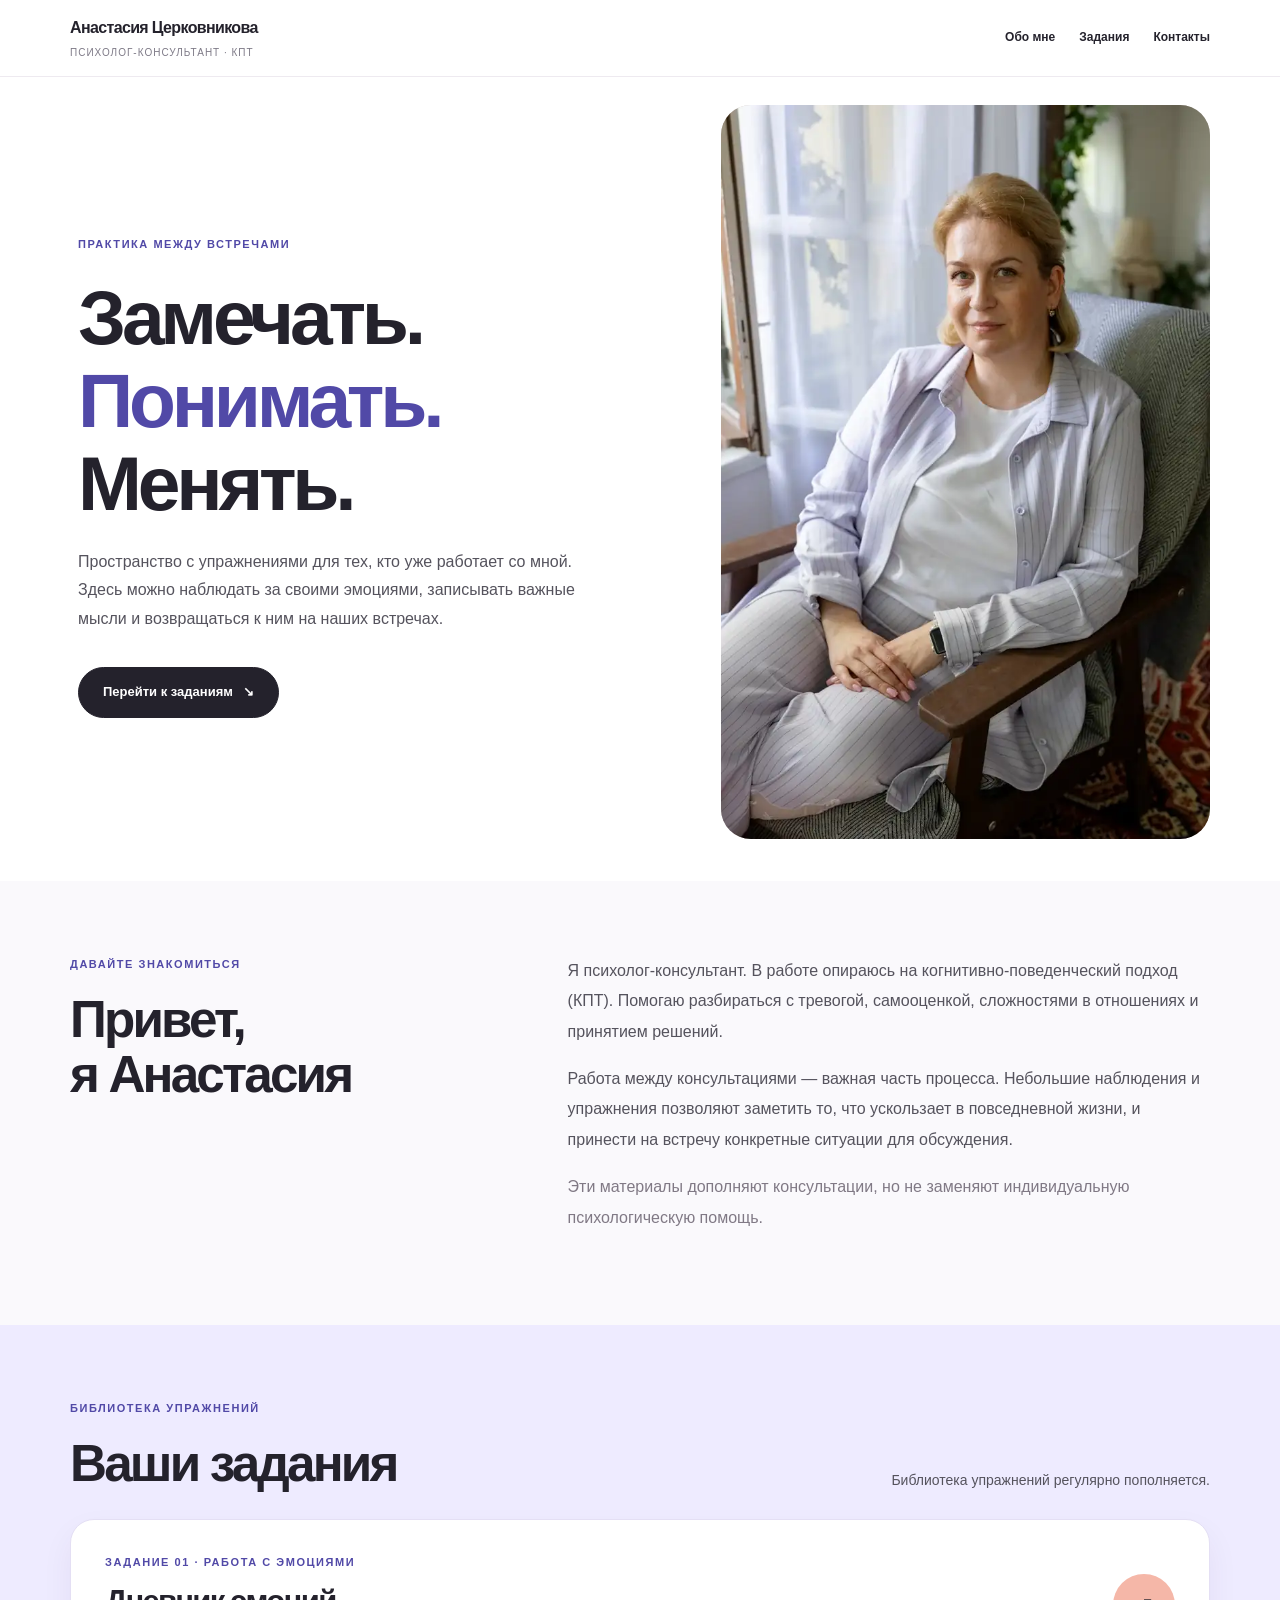
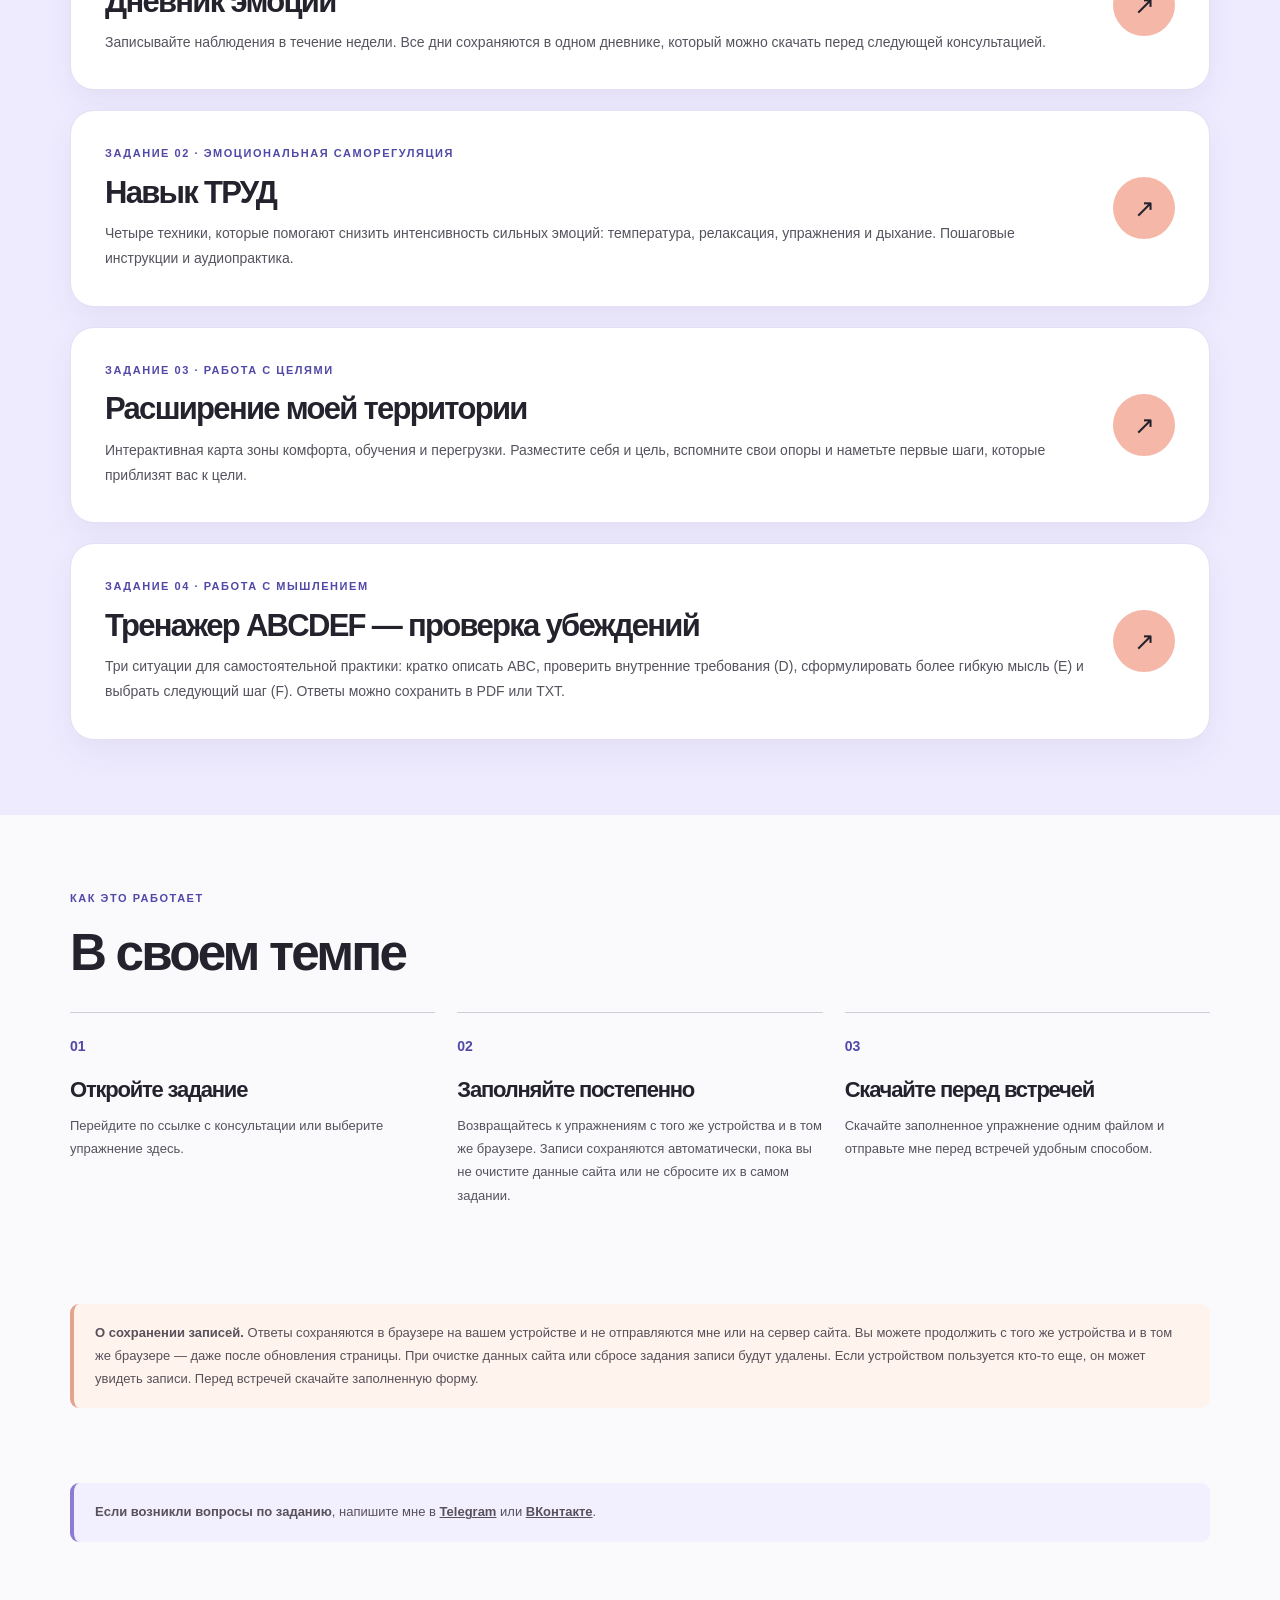
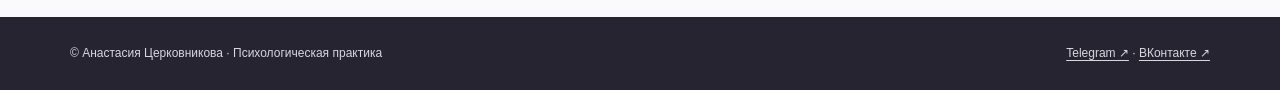
<file: index.html>
<!doctype html><html lang="ru"><head><meta charset="utf-8"><meta name="viewport" content="width=device-width,initial-scale=1"><title>Практика между встречами — Анастасия Церковникова</title><meta name="description" content="Задания для самостоятельной работы между психологическими консультациями."><link rel="stylesheet" href="assets/style.css"></head><body>
<header class="header"><div class="container nav"><a href="index.html" class="logo">Анастасия Церковникова<small>Психолог-консультант · КПТ</small></a><nav class="navlinks"><a href="#about">Обо мне</a><a href="#materials">Задания</a><a href="#contact">Контакты</a></nav></div></header>
<main>
<section class="hero"><div class="container hero-grid"><div class="hero-copy"><div class="label">Практика между встречами</div><h1>Замечать.<br><span class="accent">Понимать.</span><br>Менять.</h1><p>Пространство с упражнениями для тех, кто уже работает со мной. Здесь можно наблюдать за своими эмоциями, записывать важные мысли и возвращаться к ним на наших встречах.</p><a href="#materials" class="btn">Перейти к заданиям <span aria-hidden="true">↘</span></a></div><div class="portrait"><img src="[data-uri]" alt="Анастасия Церковникова" style="object-position:center 12%"></div></div></section>
<section class="section" id="about"><div class="container introgrid"><div><div class="label eyebrow">Давайте знакомиться</div><h2>Привет,<br>я Анастасия</h2></div><div><p>Я психолог-консультант. В работе опираюсь на когнитивно-поведенческий подход (КПТ). Помогаю разбираться с тревогой, самооценкой, сложностями в отношениях и принятием решений.</p><p>Работа между консультациями — важная часть процесса. Небольшие наблюдения и упражнения позволяют заметить то, что ускользает в повседневной жизни, и принести на встречу конкретные ситуации для обсуждения.</p><p class="small">Эти материалы дополняют консультации, но не заменяют индивидуальную психологическую помощь.</p></div></div></section>
<section class="section materials" id="materials"><div class="container"><div class="materials-head"><div><div class="label eyebrow">Библиотека упражнений</div><h2>Ваши задания</h2></div><p>Библиотека упражнений регулярно пополняется.</p></div><article class="card"><div><div class="label">Задание 01 · Работа с эмоциями</div><h3>Дневник эмоций</h3><p>Записывайте наблюдения в течение недели. Все дни сохраняются в одном дневнике, который можно скачать перед следующей консультацией.</p></div><a class="circle" href="tasks/diary.html" aria-label="Открыть дневник эмоций">↗</a></article><article class="card" style="margin-top:20px"><div><div class="label">Задание 02 · Эмоциональная саморегуляция</div><h3>Навык ТРУД</h3><p>Четыре техники, которые помогают снизить интенсивность сильных эмоций: температура, релаксация, упражнения и дыхание. Пошаговые инструкции и аудиопрактика.</p></div><a class="circle" href="tasks/trud/index.html" aria-label="Открыть навык ТРУД">↗</a></article><article class="card" style="margin-top:20px"><div><div class="label">Задание 03 · Работа с целями</div><h3>Расширение моей территории</h3><p>Интерактивная карта зоны комфорта, обучения и перегрузки. Разместите себя и цель, вспомните свои опоры и наметьте первые шаги, которые приблизят вас к цели.</p></div><a class="circle" href="tasks/comfort-zone.html" aria-label="Открыть упражнение Расширение моей территории">↗</a></article><article class="card" style="margin-top:20px"><div><div class="label">Задание 04 · Работа с мышлением</div><h3>Тренажер ABCDEF — проверка убеждений</h3><p>Три ситуации для самостоятельной практики: кратко описать ABC, проверить внутренние требования (D), сформулировать более гибкую мысль (E) и выбрать следующий шаг (F). Ответы можно сохранить в PDF или TXT.</p></div><a class="circle" href="tasks/abc-def.html" aria-label="Открыть тренажер ABCDEF">↗</a></article></div></section>
<section class="section"><div class="container"><div class="label eyebrow">Как это работает</div><h2>В своем темпе</h2><div class="guide"><article><b>01</b><h3>Откройте задание</h3><p>Перейдите по ссылке с консультации или выберите упражнение здесь.</p></article><article><b>02</b><h3>Заполняйте постепенно</h3><p>Возвращайтесь к упражнениям с того же устройства и в том же браузере. Записи сохраняются автоматически, пока вы не очистите данные сайта или не сбросите их в самом задании.</p></article><article><b>03</b><h3>Скачайте перед встречей</h3><p>Скачайте заполненное упражнение одним файлом и отправьте мне перед встречей удобным способом.</p></article></div></div></section>
<section class="section" style="padding-top:0"><div class="container"><p class="notice"><strong>О сохранении записей.</strong> Ответы сохраняются в браузере на вашем устройстве и не отправляются мне или на сервер сайта. Вы можете продолжить с того же устройства и в том же браузере — даже после обновления страницы. При очистке данных сайта или сбросе задания записи будут удалены. Если устройством пользуется кто-то еще, он может увидеть записи. Перед встречей скачайте заполненную форму.</p></div></section>
<section class="section" id="contact" style="padding-top:0"><div class="container"><p class="notice" style="background:#f2f0ff;border-left-color:#8d7bd3"><strong>Если возникли вопросы по заданию</strong>, напишите мне в <a href="https://t.me/tser_a" target="_blank" rel="noopener" style="font-weight:700;text-decoration:underline">Telegram</a> или <a href="https://vk.com/id588880" target="_blank" rel="noopener" style="font-weight:700;text-decoration:underline">ВКонтакте</a>.</p></div></section>
</main>
<footer class="footer"><div class="container footer-row"><span>© Анастасия Церковникова · Психологическая практика</span><span><a href="https://t.me/tser_a" target="_blank" rel="noopener">Telegram ↗</a> · <a href="https://vk.com/id588880" target="_blank" rel="noopener">ВКонтакте ↗</a></span></div></footer></body></html>
</file>
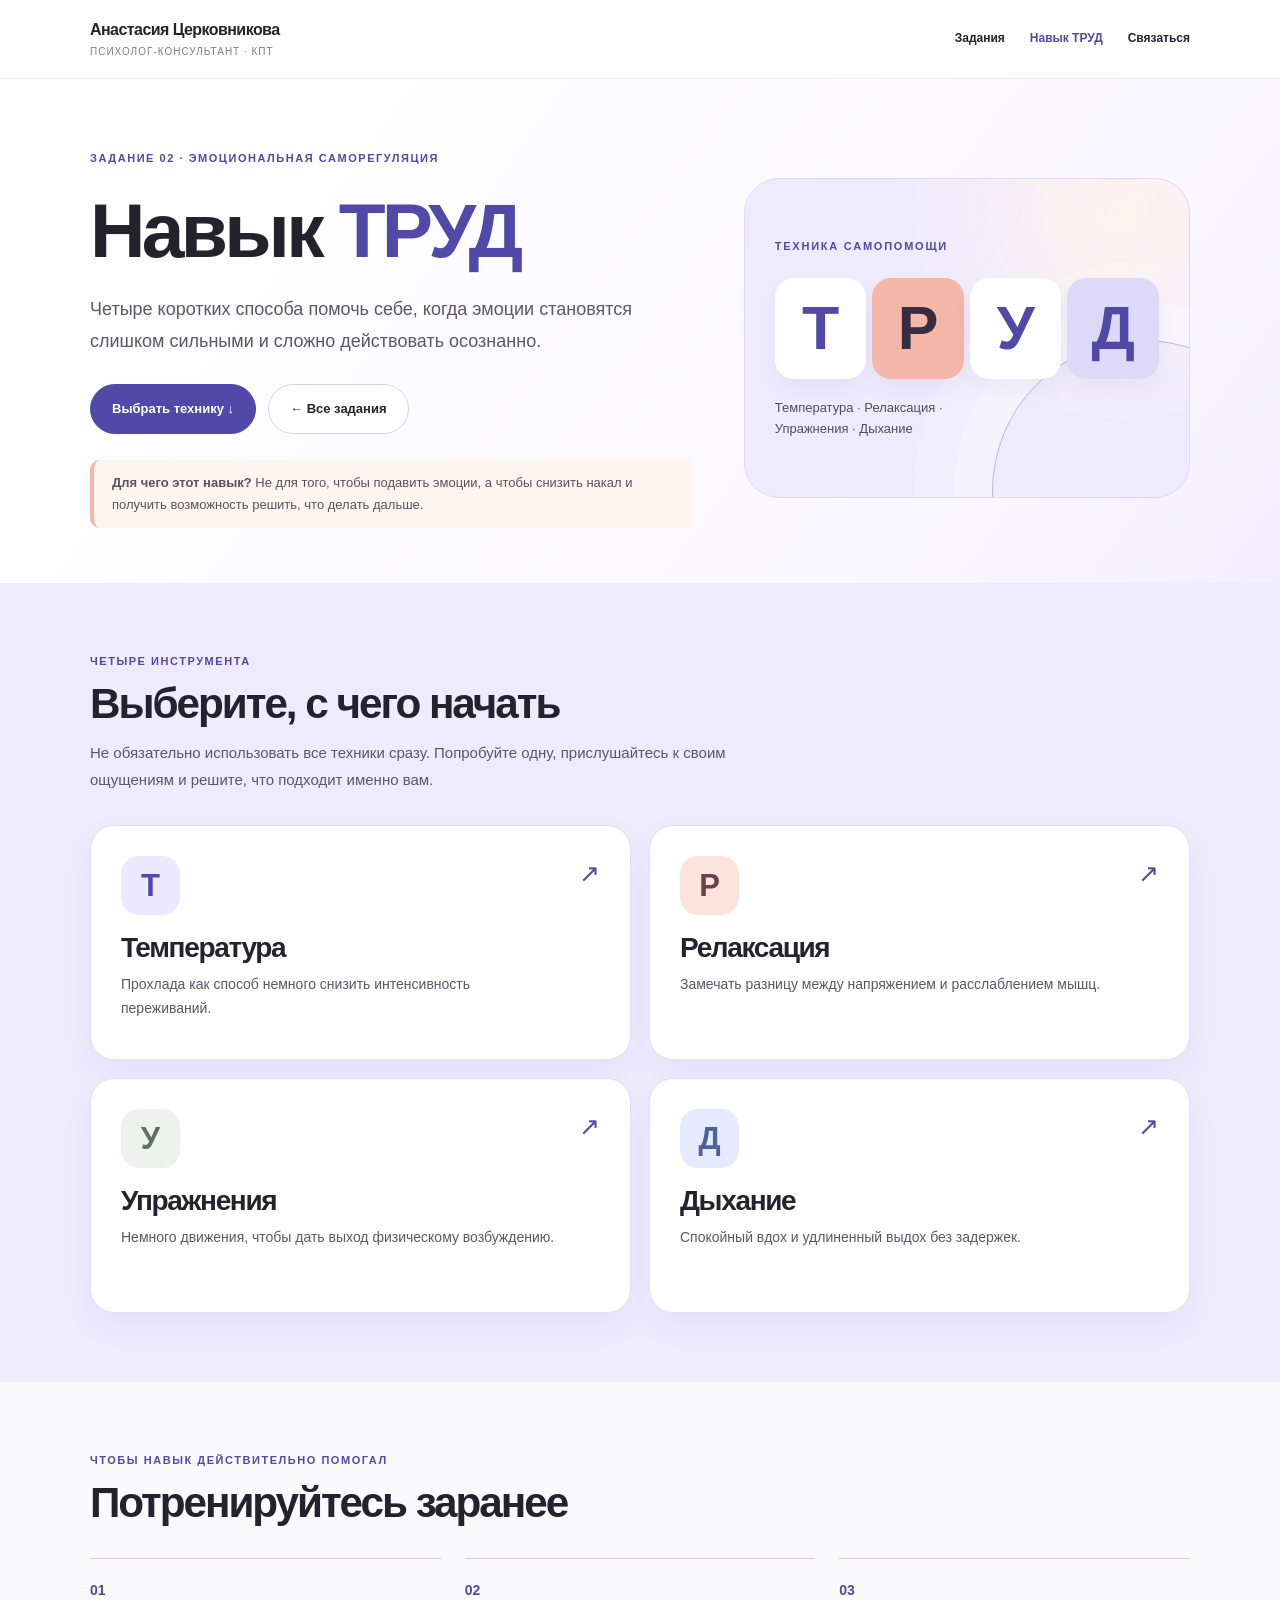
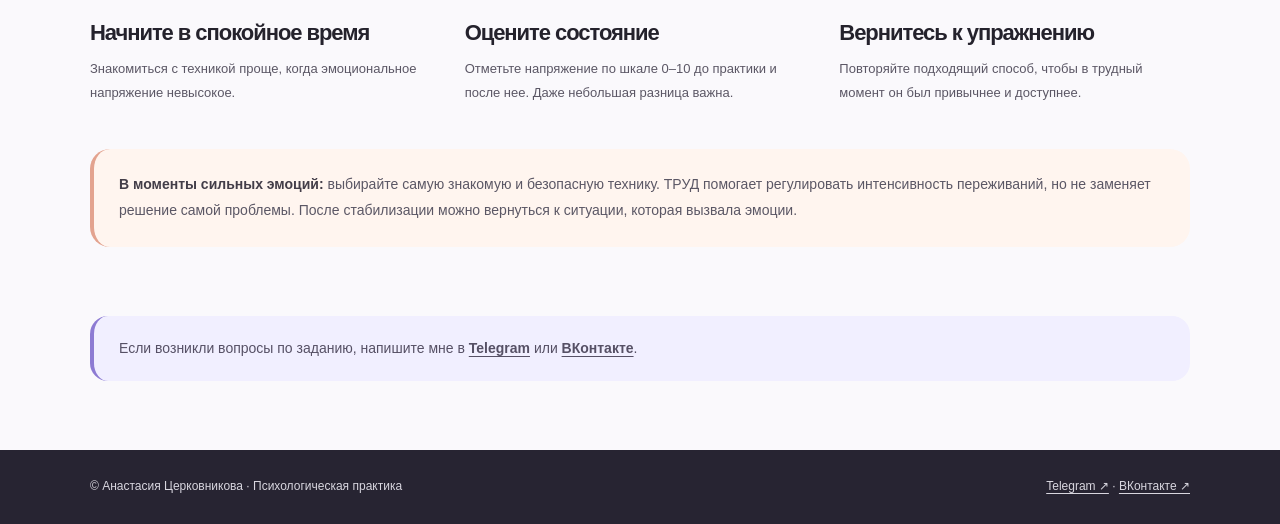
<file: tasks/trud/index.html>
<!doctype html><html lang="ru"><head><meta charset="utf-8"><meta name="viewport" content="width=device-width,initial-scale=1"><title>Навык ТРУД — Анастасия Церковникова</title><meta name="description" content="Навык ТРУД: четыре техники эмоциональной саморегуляции, инструкции и практика."><link rel="stylesheet" href="../../assets/trud.css"></head><body><header class="header"><div class="container nav"><a class="logo" href="../../index.html">Анастасия Церковникова<small>Психолог-консультант · КПТ</small></a><nav class="navlinks"><a href="../../index.html">Задания</a><a href="../../tasks/trud/index.html" class="toplink">Навык ТРУД</a><a href="https://t.me/tser_a" target="_blank" rel="noopener">Связаться</a></nav></div></header><main><section class="intro"><div class="container intro-grid"><div><div class="label">Задание 02 · Эмоциональная саморегуляция</div><h1>Навык <span style="color:var(--blue)">ТРУД</span></h1><p class="lead">Четыре коротких способа помочь себе, когда эмоции становятся слишком сильными и сложно действовать осознанно.</p><div class="intro-actions"><a class="btn lavender" href="#skills">Выбрать технику ↓</a><a class="btn secondary" href="../../index.html">← Все задания</a></div><div class="method-note"><strong>Для чего этот навык?</strong> Не для того, чтобы подавить эмоции, а чтобы снизить накал и получить возможность решить, что делать дальше.</div></div><div class="letter-art"><div class="mono-label">Техника самопомощи</div><div class="letter-row"><div class="big-letter">Т</div><div class="big-letter">Р</div><div class="big-letter">У</div><div class="big-letter">Д</div></div><div class="fine">Температура · Релаксация · Упражнения · Дыхание</div></div></div></section>
<section class="section skills" id="skills"><div class="container"><div class="label">Четыре инструмента</div><h2 style="margin-top:10px">Выберите, с чего начать</h2><p class="section-sub">Не обязательно использовать все техники сразу. Попробуйте одну, прислушайтесь к своим ощущениям и решите, что подходит именно вам.</p><div class="skills-grid"><a class="skill-card" href="temperature.html"><div class="skill-icon">Т</div><span class="arrow">↗</span><h3>Температура</h3><p>Прохлада как способ немного снизить интенсивность переживаний.</p></a><a class="skill-card" href="relaxation.html"><div class="skill-icon">Р</div><span class="arrow">↗</span><h3>Релаксация</h3><p>Замечать разницу между напряжением и расслаблением мышц.</p></a><a class="skill-card" href="exercise.html"><div class="skill-icon">У</div><span class="arrow">↗</span><h3>Упражнения</h3><p>Немного движения, чтобы дать выход физическому возбуждению.</p></a><a class="skill-card" href="breathing.html"><div class="skill-icon">Д</div><span class="arrow">↗</span><h3>Дыхание</h3><p>Спокойный вдох и удлиненный выдох без задержек.</p></a></div></div></section>
<section class="section"><div class="container"><div class="label">Чтобы навык действительно помогал</div><h2 style="margin-top:10px">Потренируйтесь заранее</h2><div class="how-grid"><article class="how-item"><span class="number">01</span><h3>Начните в спокойное время</h3><p>Знакомиться с техникой проще, когда эмоциональное напряжение невысокое.</p></article><article class="how-item"><span class="number">02</span><h3>Оцените состояние</h3><p>Отметьте напряжение по шкале 0–10 до практики и после нее. Даже небольшая разница важна.</p></article><article class="how-item"><span class="number">03</span><h3>Вернитесь к упражнению</h3><p>Повторяйте подходящий способ, чтобы в трудный момент он был привычнее и доступнее.</p></article></div><div class="soft-callout" style="margin-top:24px"><p><strong>В моменты сильных эмоций:</strong> выбирайте самую знакомую и безопасную технику. ТРУД помогает регулировать интенсивность переживаний, но не заменяет решение самой проблемы. После стабилизации можно вернуться к ситуации, которая вызвала эмоции.</p></div></div></section><section class="section" style="padding-top:0"><div class="container"><div class="contact-note">Если возникли вопросы по заданию, напишите мне в <a target="_blank" rel="noopener" href="https://t.me/tser_a">Telegram</a> или <a target="_blank" rel="noopener" href="https://vk.com/id588880">ВКонтакте</a>.</div></div></section></main><footer class="footer"><div class="container footer-row"><span>© Анастасия Церковникова · Психологическая практика</span><span><a href="https://t.me/tser_a" target="_blank" rel="noopener">Telegram ↗</a> · <a href="https://vk.com/id588880" target="_blank" rel="noopener">ВКонтакте ↗</a></span></div></footer></body></html>
</file>
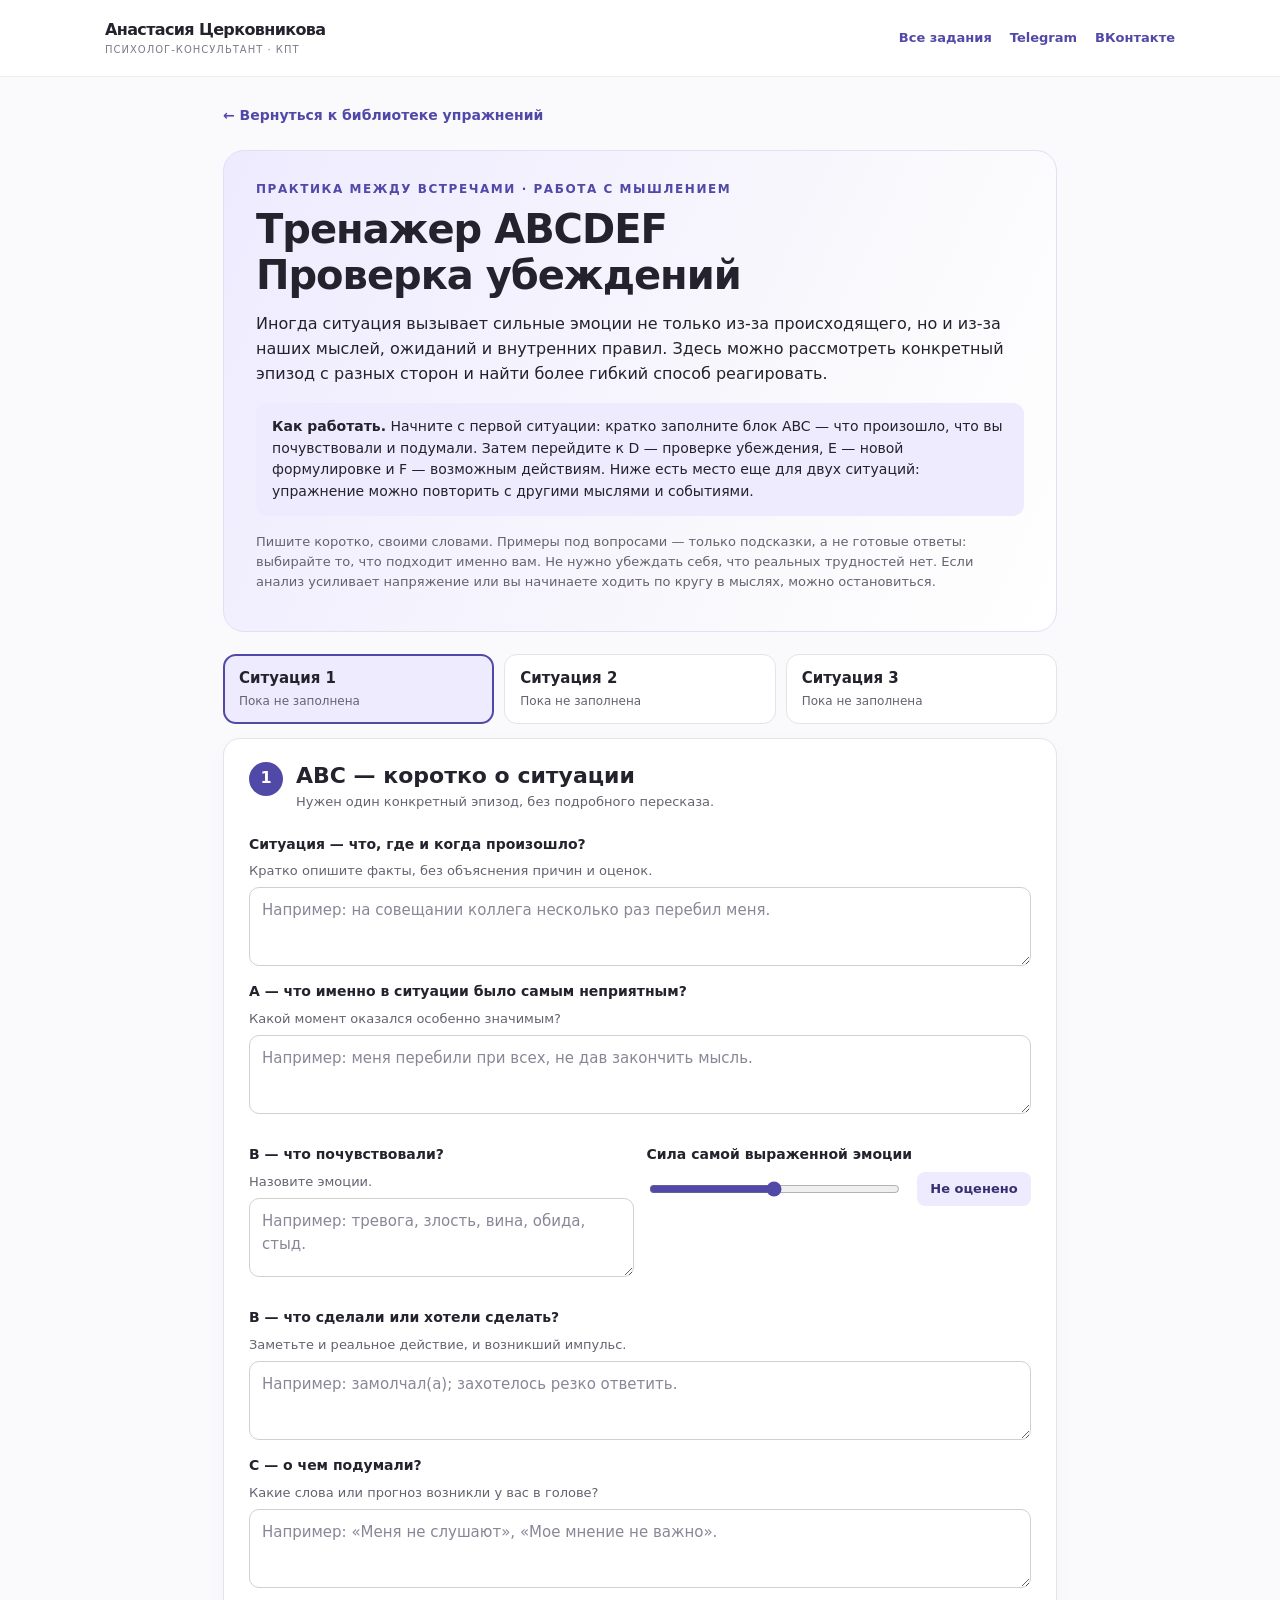
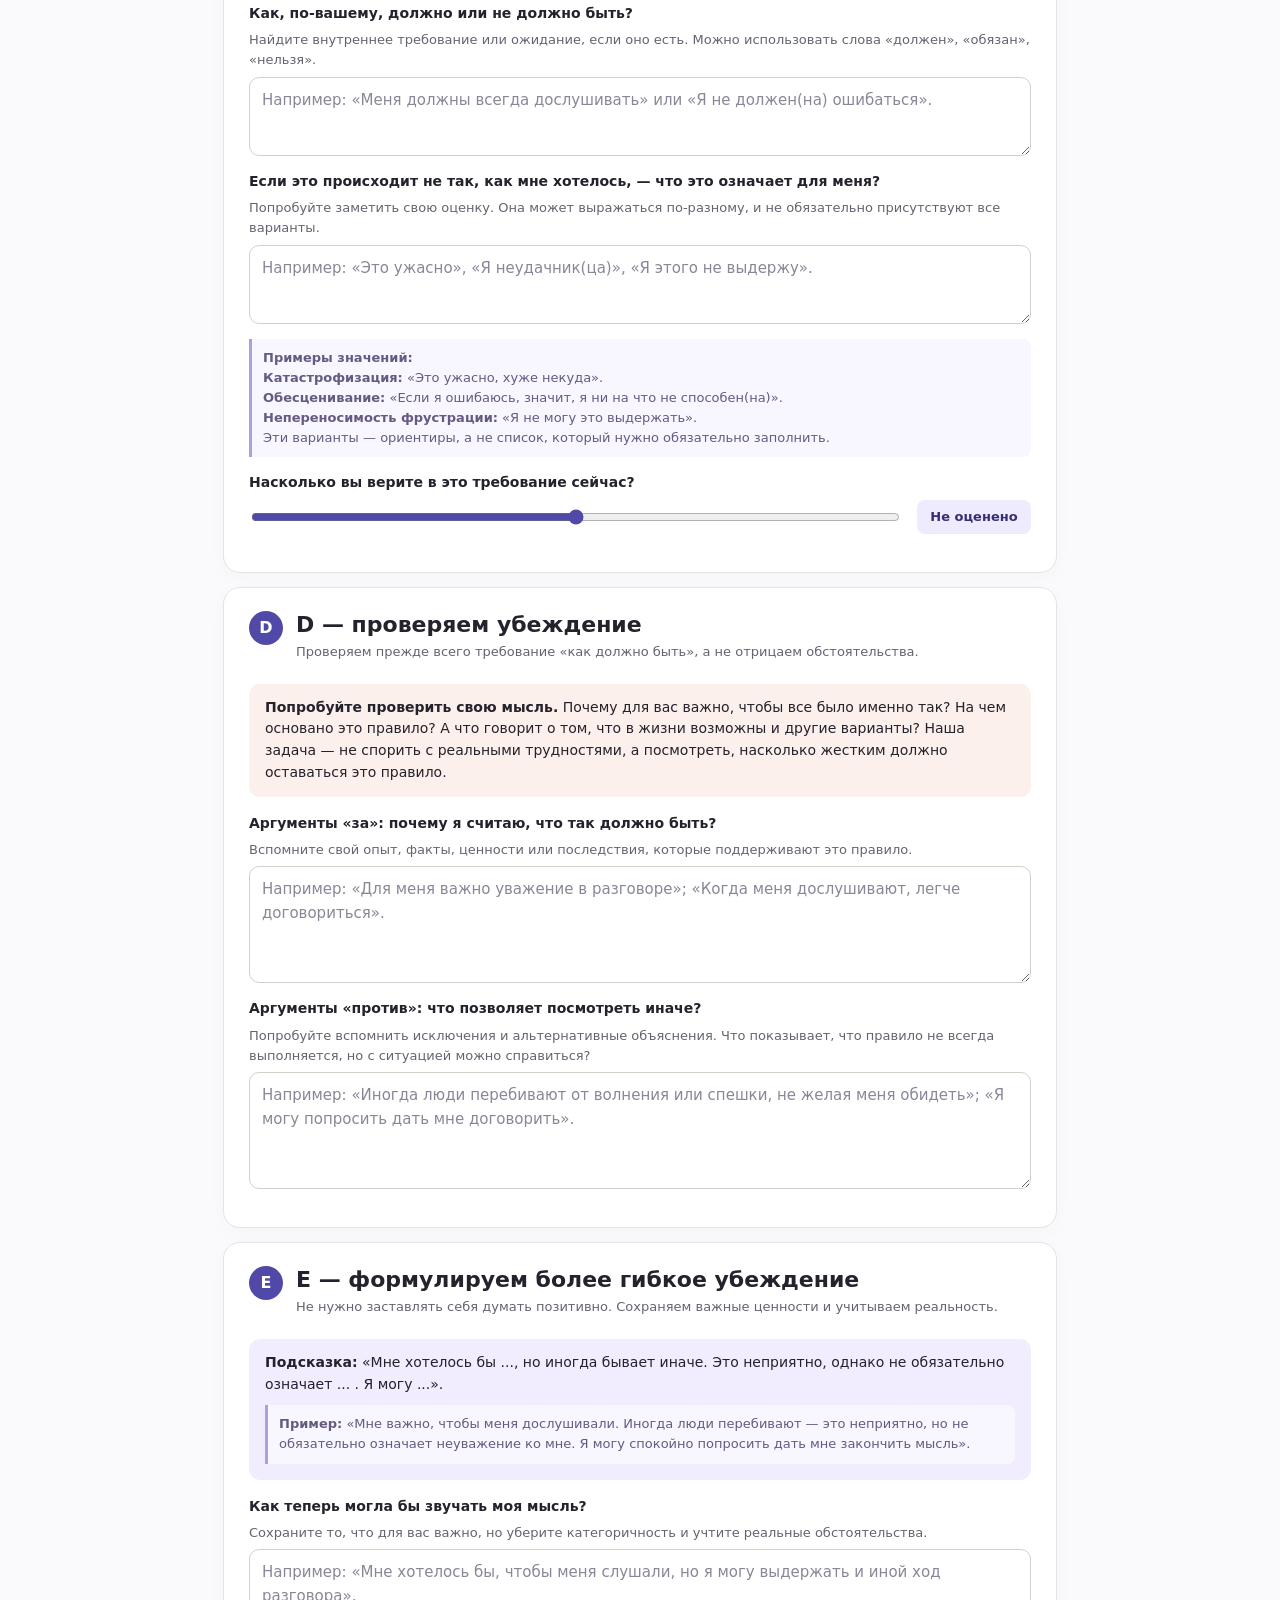
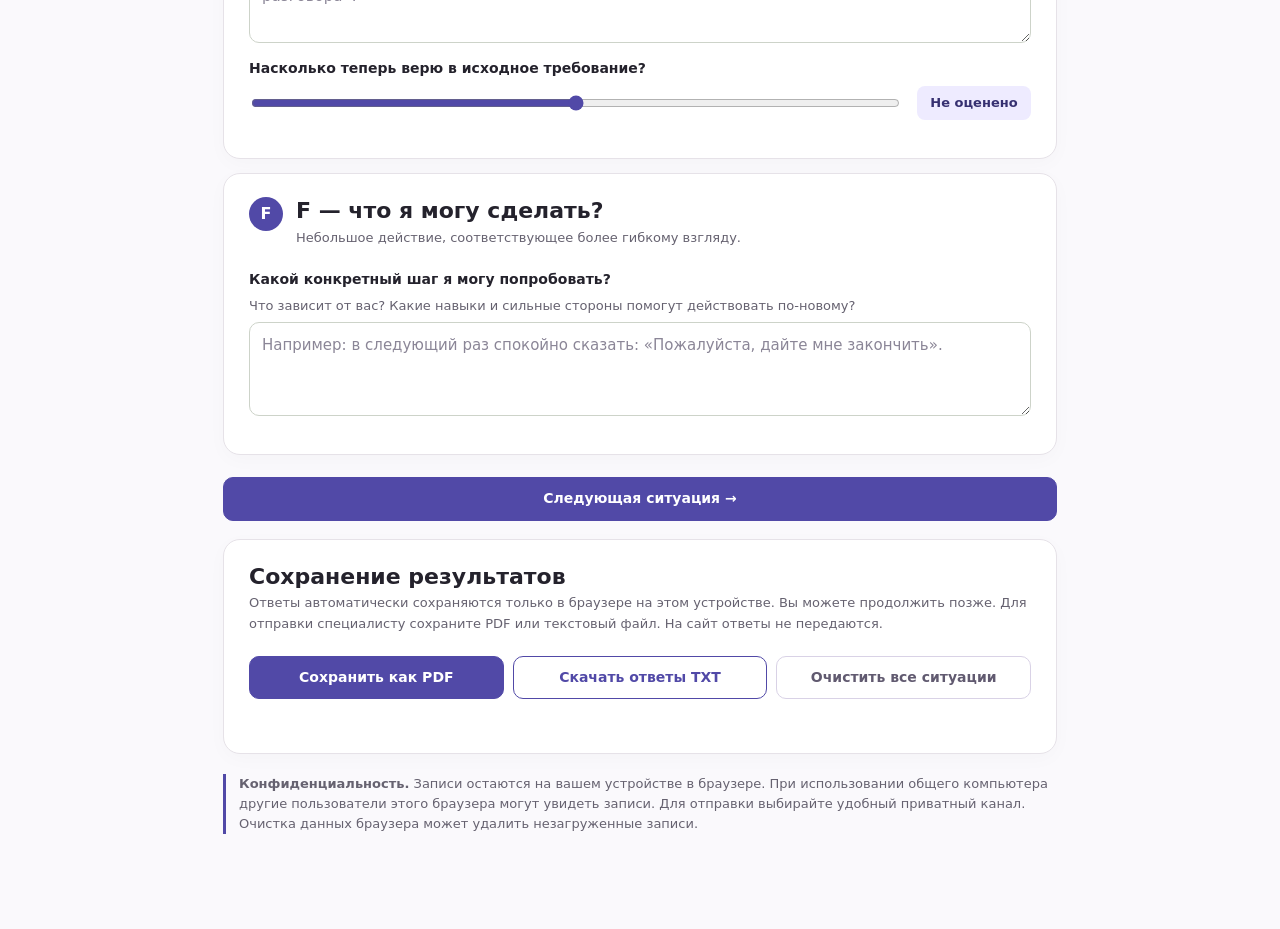
<file: tasks/abc-def.html>
<!doctype html>
<html lang="ru">
<head>
<meta charset="utf-8">
<meta name="viewport" content="width=device-width,initial-scale=1">
<meta name="color-scheme" content="light">
<title>Тренажер ABCDEF — проверка убеждений</title>
<meta name="description" content="Универсальный интерактивный тренажер для анализа ситуации, проверки убеждений и поиска более гибкого взгляда.">
<style>
:root{--bg:#faf9fc;--card:#fff;--text:#24222c;--soft:#666270;--accent:#5149a7;--accent-deep:#363071;--pale:#eeebff;--line:#e6e2e8;--warm:#fbf0eb;--lav:#f1edff;--pink:#f5b7a8}
*{box-sizing:border-box}body{margin:0;background:var(--bg);color:var(--text);font:16px/1.55 system-ui,-apple-system,"Segoe UI",Arial,sans-serif}button,input,textarea{font:inherit}a{color:var(--accent)}
.site-header{background:#fff;border-bottom:1px solid #eeeaf0}.site-nav{max-width:1110px;min-height:76px;padding:12px 20px;margin:auto;display:flex;justify-content:space-between;align-items:center;gap:18px}.site-logo{text-decoration:none;color:var(--text);font-size:16px;font-weight:800;letter-spacing:-.04em;line-height:1.2}.site-logo small{display:block;margin-top:5px;font-size:10px;font-weight:500;letter-spacing:.1em;text-transform:uppercase;color:#7e7a87}.site-links{display:flex;flex-wrap:wrap;gap:18px}.site-links a{font-size:13px;color:var(--accent);font-weight:750;text-decoration:none}.site-links a:hover{text-decoration:underline}.wrap{max-width:870px;margin:0 auto;padding:26px 18px 75px}.back{display:inline-block;margin-bottom:23px;text-decoration:none;color:var(--accent);font-size:14px;font-weight:650}
.hero{padding:29px 32px;background:linear-gradient(115deg,#eeebff 0%,#faf9fc 70%,#fff 100%);border:1px solid #e4dff4;border-radius:21px}.eyebrow{font-size:12px;text-transform:uppercase;letter-spacing:.13em;font-weight:800;color:var(--accent)}
h1{font-size:clamp(29px,4.5vw,40px);letter-spacing:-.025em;line-height:1.14;margin:9px 0 14px}h2{font-size:22px;line-height:1.25;margin:0}h3{font-size:18px;margin:0 0 7px}p{margin:6px 0 10px}strong{font-weight:750}
.muted{color:var(--soft)}.small{font-size:13px}.note{background:var(--pale);border-radius:11px;padding:13px 16px;margin:16px 0;font-size:14px}.note.warm{background:var(--warm)}.note.lav{background:var(--lav)}
.tabs{display:grid;grid-template-columns:repeat(3,1fr);gap:10px;margin:22px 0 12px}
.tab{display:flex;flex-direction:column;text-align:left;gap:2px;border-radius:13px;background:var(--card);border:1px solid var(--line);color:var(--text);padding:12px 15px;cursor:pointer;transition:background .15s,border-color .15s}.tab strong{font-size:15px}.tab span{color:var(--soft);font-size:12px}.tab[aria-selected=true]{background:var(--pale);border:2px solid var(--accent);padding:11px 14px}.tab:focus-visible,button:focus-visible,input:focus-visible,textarea:focus-visible{outline:3px solid #a59be4;outline-offset:2px}
.case{display:none}.case.active{display:block}.panel{background:var(--card);border:1px solid var(--line);border-radius:17px;margin:14px 0;padding:23px 25px;box-shadow:0 5px 20px rgba(24,36,19,.025)}
.head{display:flex;align-items:flex-start;gap:13px;margin:0 0 10px}.n{width:34px;height:34px;flex:0 0 34px;border-radius:50%;background:var(--accent);color:white;display:grid;place-items:center;font-weight:800}.hint{font-size:13px;color:var(--soft);margin:3px 0 6px}
.field{margin:15px 0}.field label{display:block;font-weight:700;font-size:14px;margin:0 0 6px}.field input[type=text],.field textarea{display:block;width:100%;border:1px solid #cdd3c9;border-radius:10px;background:white;padding:11px 12px;color:var(--text);font-size:15px;outline:0}.field textarea{min-height:79px;resize:vertical}
.field textarea:focus,.field input[type=text]:focus{border-color:var(--accent);box-shadow:0 0 0 3px #eeebff}.field input[type=range]{width:100%;accent-color:var(--accent);cursor:pointer}.row{display:flex;align-items:center;gap:15px}.row input{flex:1}.score{min-width:114px;text-align:center;background:var(--pale);color:var(--accent-deep);padding:7px 10px;border-radius:8px;font-size:13px;font-weight:800;white-space:nowrap}.field textarea::placeholder{color:#8b8697;opacity:1}.example{font-size:13px;color:#655a80;background:#f8f6ff;border-left:3px solid #aaa0dc;padding:9px 11px;margin:10px 0 3px;border-radius:0 8px 8px 0}.two{display:grid;grid-template-columns:1fr 1fr;gap:13px}.line{border:0;border-top:1px solid var(--line);margin:18px 0}.tag{font-size:12px;font-weight:750;display:inline-block;color:var(--accent);background:var(--pale);border-radius:6px;padding:3px 8px;margin:2px 0 6px}
.buttons{display:flex;gap:9px;flex-wrap:wrap;margin-top:22px}.btn{border:1px solid var(--accent);background:var(--accent);border-radius:10px;padding:10px 15px;font-size:14px;font-weight:750;color:white;cursor:pointer}.btn.secondary{background:white;color:var(--accent)}.btn.ghost{border-color:#d9d2e6;background:transparent;color:#615a70}.btn:hover{background:var(--accent-deep);border-color:var(--accent-deep)}.btn.secondary:hover,.btn.ghost:hover{background:var(--pale);border-color:var(--accent);color:var(--accent-deep)}.buttons .btn{flex:1 1 170px}
.status{min-height:1.2em;color:var(--soft);font-size:12px}.bottom{margin-top:18px}.privacy{border-left:3px solid var(--accent);padding-left:13px;margin:20px 0;color:var(--soft);font-size:13px}.print-only{display:none}
@media(max-width:680px){.site-nav{min-height:64px;padding:14px 14px;align-items:flex-start;flex-direction:column;gap:11px}.site-links{gap:17px}.wrap{padding:16px 12px 55px}.hero{padding:21px 17px}.panel{padding:19px 16px}.tabs{gap:6px}.tab{padding:11px 8px}.tab[aria-selected=true]{padding:10px 7px}.two{grid-template-columns:1fr}.row{gap:8px}.score{min-width:100px}.head{gap:9px}}
@media print{@page{size:A4;margin:14mm}body{background:white;color:#253029;font:10.5pt/1.4 Arial,sans-serif}.wrap{max-width:none;padding:0}.no-print{display:none!important}.print-only{display:block}.print-only h1{font:700 22pt/1.2 Arial;margin:0 0 5px}.print-only h2{font:700 14pt/1.3 Arial;margin:20px 0 8px}.print-case{page-break-before:always}.print-case:first-of-type{page-break-before:auto}.print-line{padding:7px 0;border-bottom:1px solid #e3e3e3;break-inside:avoid;white-space:pre-wrap;overflow-wrap:anywhere}.print-label{font-size:9pt;color:#506250;font-weight:700}.print-value{margin-top:3px;min-height:10px}}
</style>
</head>
<body>
<header class="site-header no-print"><div class="site-nav"><a class="site-logo" href="../index.html">Анастасия Церковникова<small>Психолог-консультант · КПТ</small></a><nav class="site-links" aria-label="Связаться со специалистом"><a href="../index.html">Все задания</a><a href="https://t.me/tser_a" target="_blank" rel="noopener noreferrer">Telegram</a><a href="https://vk.com/id588880" target="_blank" rel="noopener noreferrer">ВКонтакте</a></nav></div></header>
<div class="wrap no-print">
<a class="back" href="../index.html">← Вернуться к библиотеке упражнений</a>
<header class="hero">
<div class="eyebrow">Практика между встречами · работа с мышлением</div>
<h1>Тренажер ABCDEF<br>Проверка убеждений</h1>
<p>Иногда ситуация вызывает сильные эмоции не только из-за происходящего, но и из-за наших мыслей, ожиданий и внутренних правил. Здесь можно рассмотреть конкретный эпизод с разных сторон и найти более гибкий способ реагировать.</p>
<div class="note"><strong>Как работать.</strong> Начните с первой ситуации: кратко заполните блок ABC — что произошло, что вы почувствовали и подумали. Затем перейдите к D — проверке убеждения, E — новой формулировке и F — возможным действиям. Ниже есть место еще для двух ситуаций: упражнение можно повторить с другими мыслями и событиями.</div>
<p class="small muted">Пишите коротко, своими словами. Примеры под вопросами — только подсказки, а не готовые ответы: выбирайте то, что подходит именно вам. Не нужно убеждать себя, что реальных трудностей нет. Если анализ усиливает напряжение или вы начинаете ходить по кругу в мыслях, можно остановиться.</p>
</header>
<nav class="tabs" id="tabs" aria-label="Выбор ситуации"></nav>
<div id="cases"></div>
<div class="panel bottom">
<h2>Сохранение результатов</h2>
<p class="hint">Ответы автоматически сохраняются только в браузере на этом устройстве. Вы можете продолжить позже. Для отправки специалисту сохраните PDF или текстовый файл. На сайт ответы не передаются.</p>
<div class="buttons">
<button type="button" class="btn" id="pdf">Сохранить как PDF</button>
<button type="button" class="btn secondary" id="txt">Скачать ответы TXT</button>
<button type="button" class="btn ghost" id="reset">Очистить все ситуации</button>
</div>
<p class="status" id="status" role="status"></p>
</div>
<p class="privacy"><strong>Конфиденциальность.</strong> Записи остаются на вашем устройстве в браузере. При использовании общего компьютера другие пользователи этого браузера могут увидеть записи. Для отправки выбирайте удобный приватный канал. Очистка данных браузера может удалить незагруженные записи.</p>
</div>
<section id="printView" class="print-only"></section>
<script>
(function(){
"use strict";
var KEY="client-practicum-abc-def-v1";
var FIELDS=["situation","aspect","emotion","intensity","actions","thought","expectation","meaning","beliefBefore","forArgs","againstArgs","flexible","next","beliefAfter"];
var LABELS={
situation:"Ситуация: что, где и когда произошло?",
aspect:"А — что больше всего задело?",
emotion:"В — эмоции",
intensity:"В — сила эмоций",
actions:"В — что сделали или хотели сделать?",
thought:"С — какие мысли возникли?",
expectation:"Как должно или не должно быть?",
meaning:"Что означает для меня, если это не так?",
beliefBefore:"Убежденность в исходном требовании — до",
forArgs:"D — аргументы «за» требование",
againstArgs:"D — аргументы «против» обязательности требования",
flexible:"E — более гибкое убеждение",
next:"F — следующий шаг",
beliefAfter:"Убежденность в исходном требовании — после"
};
function blank(){var o={};FIELDS.forEach(function(k){o[k]=(k==="intensity"||k==="beliefBefore"||k==="beliefAfter")?null:"";});return o}
var state=[blank(),blank(),blank()],active=0;
try{var saved=JSON.parse(localStorage.getItem(KEY)||"null");if(Array.isArray(saved)&&saved.length===3){state=saved.map(function(x){return Object.assign(blank(),x||{})})}}catch(e){}
function esc(v){return String(v===null||v===undefined?"":v).replace(/[&<>"']/g,function(c){return {"&":"&amp;","<":"&lt;",">":"&gt;",'"':"&quot;","'":"&#39;"}[c]})}
function field(i,key,label,hint,ph,rows){return '<div class="field"><label for="f'+i+'_'+key+'">'+label+'</label>'+(hint?'<div class="hint">'+hint+'</div>':'')+'<textarea id="f'+i+'_'+key+'" data-i="'+i+'" data-f="'+key+'" rows="'+(rows||2)+'" placeholder="'+esc(ph||"")+'"></textarea></div>'}
function range(i,key,label,max){return '<div class="field"><label for="f'+i+'_'+key+'">'+label+'</label><div class="row"><input type="range" id="f'+i+'_'+key+'" data-i="'+i+'" data-f="'+key+'" min="0" max="'+max+'" step="1" value="'+Math.round(max/2)+'"><span class="score" id="score_'+i+'_'+key+'">Не оценено</span></div></div>'}
function panel(letter,title,subtitle,inside){return '<section class="panel"><div class="head"><div class="n">'+letter+'</div><div><h2>'+title+'</h2><p class="hint">'+subtitle+'</p></div></div>'+inside+'</section>'}
function renderForm(i){
var html='<article class="case'+(i===0?' active':'')+'" data-case="'+i+'" id="case'+i+'">';
html+=panel("1","ABC — коротко о ситуации","Нужен один конкретный эпизод, без подробного пересказа.",field(i,"situation","Ситуация — что, где и когда произошло?","Кратко опишите факты, без объяснения причин и оценок.","Например: на совещании коллега несколько раз перебил меня.",2)
+field(i,"aspect","А — что именно в ситуации было самым неприятным?","Какой момент оказался особенно значимым?","Например: меня перебили при всех, не дав закончить мысль.",2)
+'<div class="two"><div>'+field(i,"emotion","В — что почувствовали?","Назовите эмоции.","Например: тревога, злость, вина, обида, стыд.",2)+'</div><div>'+range(i,"intensity","Сила самой выраженной эмоции",10)+'</div></div>'
+field(i,"actions","В — что сделали или хотели сделать?","Заметьте и реальное действие, и возникший импульс.","Например: замолчал(а); захотелось резко ответить.",2)
+field(i,"thought","С — о чем подумали?","Какие слова или прогноз возникли у вас в голове?","Например: «Меня не слушают», «Мое мнение не важно».",2)
+field(i,"expectation","Как, по-вашему, должно или не должно быть?","Найдите внутреннее требование или ожидание, если оно есть. Можно использовать слова «должен», «обязан», «нельзя».","Например: «Меня должны всегда дослушивать» или «Я не должен(на) ошибаться».",2)
+field(i,"meaning","Если это происходит не так, как мне хотелось, — что это означает для меня?","Попробуйте заметить свою оценку. Она может выражаться по-разному, и не обязательно присутствуют все варианты.","Например: «Это ужасно», «Я неудачник(ца)», «Я этого не выдержу».",2)
+'<div class="example"><strong>Примеры значений:</strong><br><strong>Катастрофизация:</strong> «Это ужасно, хуже некуда».<br><strong>Обесценивание:</strong> «Если я ошибаюсь, значит, я ни на что не способен(на)».<br><strong>Непереносимость фрустрации:</strong> «Я не могу это выдержать».<br>Эти варианты — ориентиры, а не список, который нужно обязательно заполнить.</div>'
+range(i,"beliefBefore","Насколько вы верите в это требование сейчас?",100));
html+=panel("D","D — проверяем убеждение","Проверяем прежде всего требование «как должно быть», а не отрицаем обстоятельства.",
'<div class="note warm"><strong>Попробуйте проверить свою мысль.</strong> Почему для вас важно, чтобы все было именно так? На чем основано это правило? А что говорит о том, что в жизни возможны и другие варианты? Наша задача — не спорить с реальными трудностями, а посмотреть, насколько жестким должно оставаться это правило.</div>'
+field(i,"forArgs","Аргументы «за»: почему я считаю, что так должно быть?","Вспомните свой опыт, факты, ценности или последствия, которые поддерживают это правило.","Например: «Для меня важно уважение в разговоре»; «Когда меня дослушивают, легче договориться».",4)
+field(i,"againstArgs","Аргументы «против»: что позволяет посмотреть иначе?","Попробуйте вспомнить исключения и альтернативные объяснения. Что показывает, что правило не всегда выполняется, но с ситуацией можно справиться?","Например: «Иногда люди перебивают от волнения или спешки, не желая меня обидеть»; «Я могу попросить дать мне договорить».",4));
html+=panel("E","E — формулируем более гибкое убеждение","Не нужно заставлять себя думать позитивно. Сохраняем важные ценности и учитываем реальность.",
'<div class="note lav"><strong>Подсказка:</strong> «Мне хотелось бы ..., но иногда бывает иначе. Это неприятно, однако не обязательно означает ... . Я могу ...».<div class="example"><strong>Пример:</strong> «Мне важно, чтобы меня дослушивали. Иногда люди перебивают — это неприятно, но не обязательно означает неуважение ко мне. Я могу спокойно попросить дать мне закончить мысль».</div></div>'
+field(i,"flexible","Как теперь могла бы звучать моя мысль?","Сохраните то, что для вас важно, но уберите категоричность и учтите реальные обстоятельства.","Например: «Мне хотелось бы, чтобы меня слушали, но я могу выдержать и иной ход разговора».",3)
+range(i,"beliefAfter","Насколько теперь верю в исходное требование?",100));
html+=panel("F","F — что я могу сделать?","Небольшое действие, соответствующее более гибкому взгляду.",
field(i,"next","Какой конкретный шаг я могу попробовать?","Что зависит от вас? Какие навыки и сильные стороны помогут действовать по-новому?","Например: в следующий раз спокойно сказать: «Пожалуйста, дайте мне закончить».",3));
html+='<div class="buttons"><button type="button" class="btn secondary" data-previous="'+i+'">← Предыдущая</button><button type="button" class="btn" data-next="'+i+'">Следующая ситуация →</button></div></article>';
return html;
}
document.getElementById("cases").innerHTML=[0,1,2].map(renderForm).join("");
function progress(i){var present=["situation","aspect","emotion","actions","thought","expectation","meaning","forArgs","againstArgs","flexible","next"].filter(function(k){return String(state[i][k]||"").trim().length>0}).length;return present===0?"Пока не заполнена":present>=9?"Почти готова":"В процессе"}
function drawTabs(){document.getElementById("tabs").innerHTML=[0,1,2].map(function(i){return '<button type="button" class="tab" data-tab="'+i+'" role="tab" aria-selected="'+(i===active?'true':'false')+'" aria-controls="case'+i+'"><strong>Ситуация '+(i+1)+'</strong><span>'+progress(i)+'</span></button>'}).join("")}
function scores(){["intensity","beliefBefore","beliefAfter"].forEach(function(k){for(var i=0;i<3;i++){var v=state[i][k],node=document.getElementById("score_"+i+"_"+k);node.textContent=v===null||v===""?"Не оценено":v+(k==="intensity"?"/10":"%")}})}
function store(){try{localStorage.setItem(KEY,JSON.stringify(state))}catch(e){document.getElementById("status").textContent="Не удалось сохранить в браузере. Скачайте TXT или PDF, чтобы не потерять ответы."}}
document.querySelectorAll("[data-f]").forEach(function(el){var i=Number(el.getAttribute("data-i")),key=el.getAttribute("data-f");var v=state[i][key];el.value=v===null?(el.type==="range"?(key==="intensity"?"5":"50"):""):v;el.addEventListener("input",function(){state[i][key]=el.type==="range"?Number(el.value):el.value;store();scores();drawTabs();});});
function show(i){active=Math.max(0,Math.min(2,i));document.querySelectorAll(".case").forEach(function(p){p.classList.toggle("active",Number(p.getAttribute("data-case"))===active)});drawTabs();document.getElementById("tabs").scrollIntoView({behavior:"smooth",block:"start"})}
document.getElementById("tabs").addEventListener("click",function(e){var b=e.target.closest("[data-tab]");if(b)show(Number(b.getAttribute("data-tab")))});
document.getElementById("cases").addEventListener("click",function(e){var b=e.target.closest("[data-next],[data-previous]");if(!b)return;if(b.hasAttribute("data-next"))show(Math.min(2,Number(b.getAttribute("data-next"))+1));else show(Math.max(0,Number(b.getAttribute("data-previous"))-1));});
document.querySelectorAll("[data-previous='0'],[data-next='2']").forEach(function(e){e.style.display="none"});
function nonempty(o){return Object.keys(o).some(function(k){return o[k]!==null&&String(o[k]).trim()!==""})}
function addLine(parent,key,value){var div=document.createElement("div");div.className="print-line";var lab=document.createElement("div");lab.className="print-label";lab.textContent=LABELS[key];var val=document.createElement("div");val.className="print-value";val.textContent=value===null||value===""?"—":String(value)+(key==="intensity"?"/10":(key==="beliefBefore"||key==="beliefAfter")?"%":"");div.appendChild(lab);div.appendChild(val);parent.appendChild(div)}
function buildPrint(){var root=document.getElementById("printView");root.innerHTML="";var h=document.createElement("h1");h.textContent="Тренажер ABCDEF — проверка убеждений";root.appendChild(h);var count=0;state.forEach(function(o,i){if(!nonempty(o))return;count++;var section=document.createElement("section");section.className="print-case";var heading=document.createElement("h2");heading.textContent="Ситуация "+(i+1);section.appendChild(heading);FIELDS.forEach(function(k){addLine(section,k,o[k])});root.appendChild(section)});if(!count){var p=document.createElement("p");p.textContent="Ситуации пока не заполнены.";root.appendChild(p)}}
document.getElementById("pdf").addEventListener("click",function(){buildPrint();window.print()});
window.addEventListener("beforeprint",buildPrint);
function download(name,txt){var blob=new Blob(["\uFEFF",txt],{type:"text/plain;charset=utf-8"}),url=URL.createObjectURL(blob),a=document.createElement("a");a.href=url;a.download=name;document.body.appendChild(a);a.click();a.remove();setTimeout(function(){URL.revokeObjectURL(url)},4000)}
document.getElementById("txt").addEventListener("click",function(){var out=["Тренажер ABCDEF — проверка убеждений",""];state.forEach(function(o,i){if(!nonempty(o))return;out.push("СИТУАЦИЯ "+(i+1));FIELDS.forEach(function(k){var v=o[k];out.push(LABELS[k]+": "+(v===null||v===""?"—":String(v)+(k==="intensity"?"/10":(k==="beliefBefore"||k==="beliefAfter")?"%":"")))});out.push("")});download("Trenazher_ABCDEF_otvety.txt",out.join("\r\n"));document.getElementById("status").textContent="Текстовый файл сохранен. Его можно отправить специалисту."});
document.getElementById("reset").addEventListener("click",function(){if(!confirm("Удалить ответы во всех трех ситуациях из этого браузера? Отменить действие будет нельзя."))return;state=[blank(),blank(),blank()];document.querySelectorAll("[data-f]").forEach(function(el){el.value=el.type==="range"?(el.getAttribute("data-f")==="intensity"?"5":"50"):""});store();scores();show(0);document.getElementById("status").textContent="Форма очищена."});
scores();drawTabs();
})();
</script>
</body>
</html>
</file>
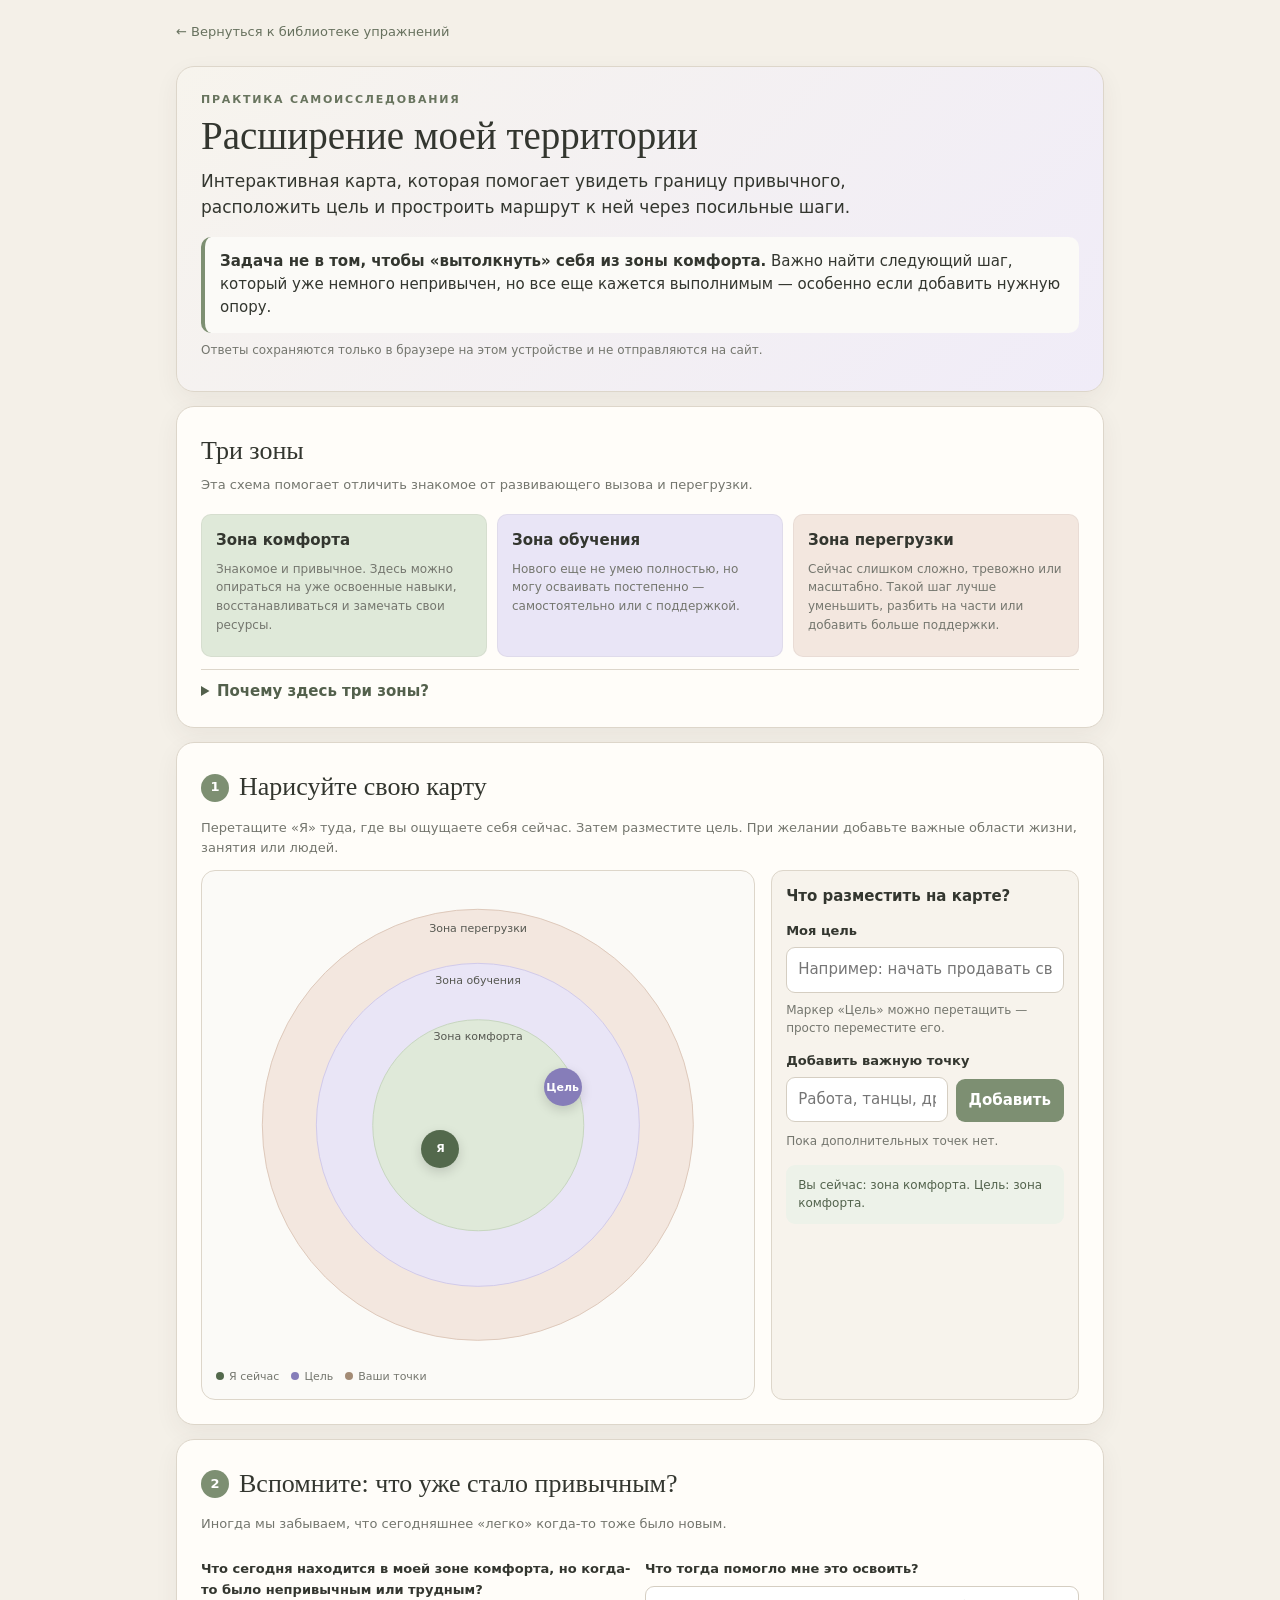
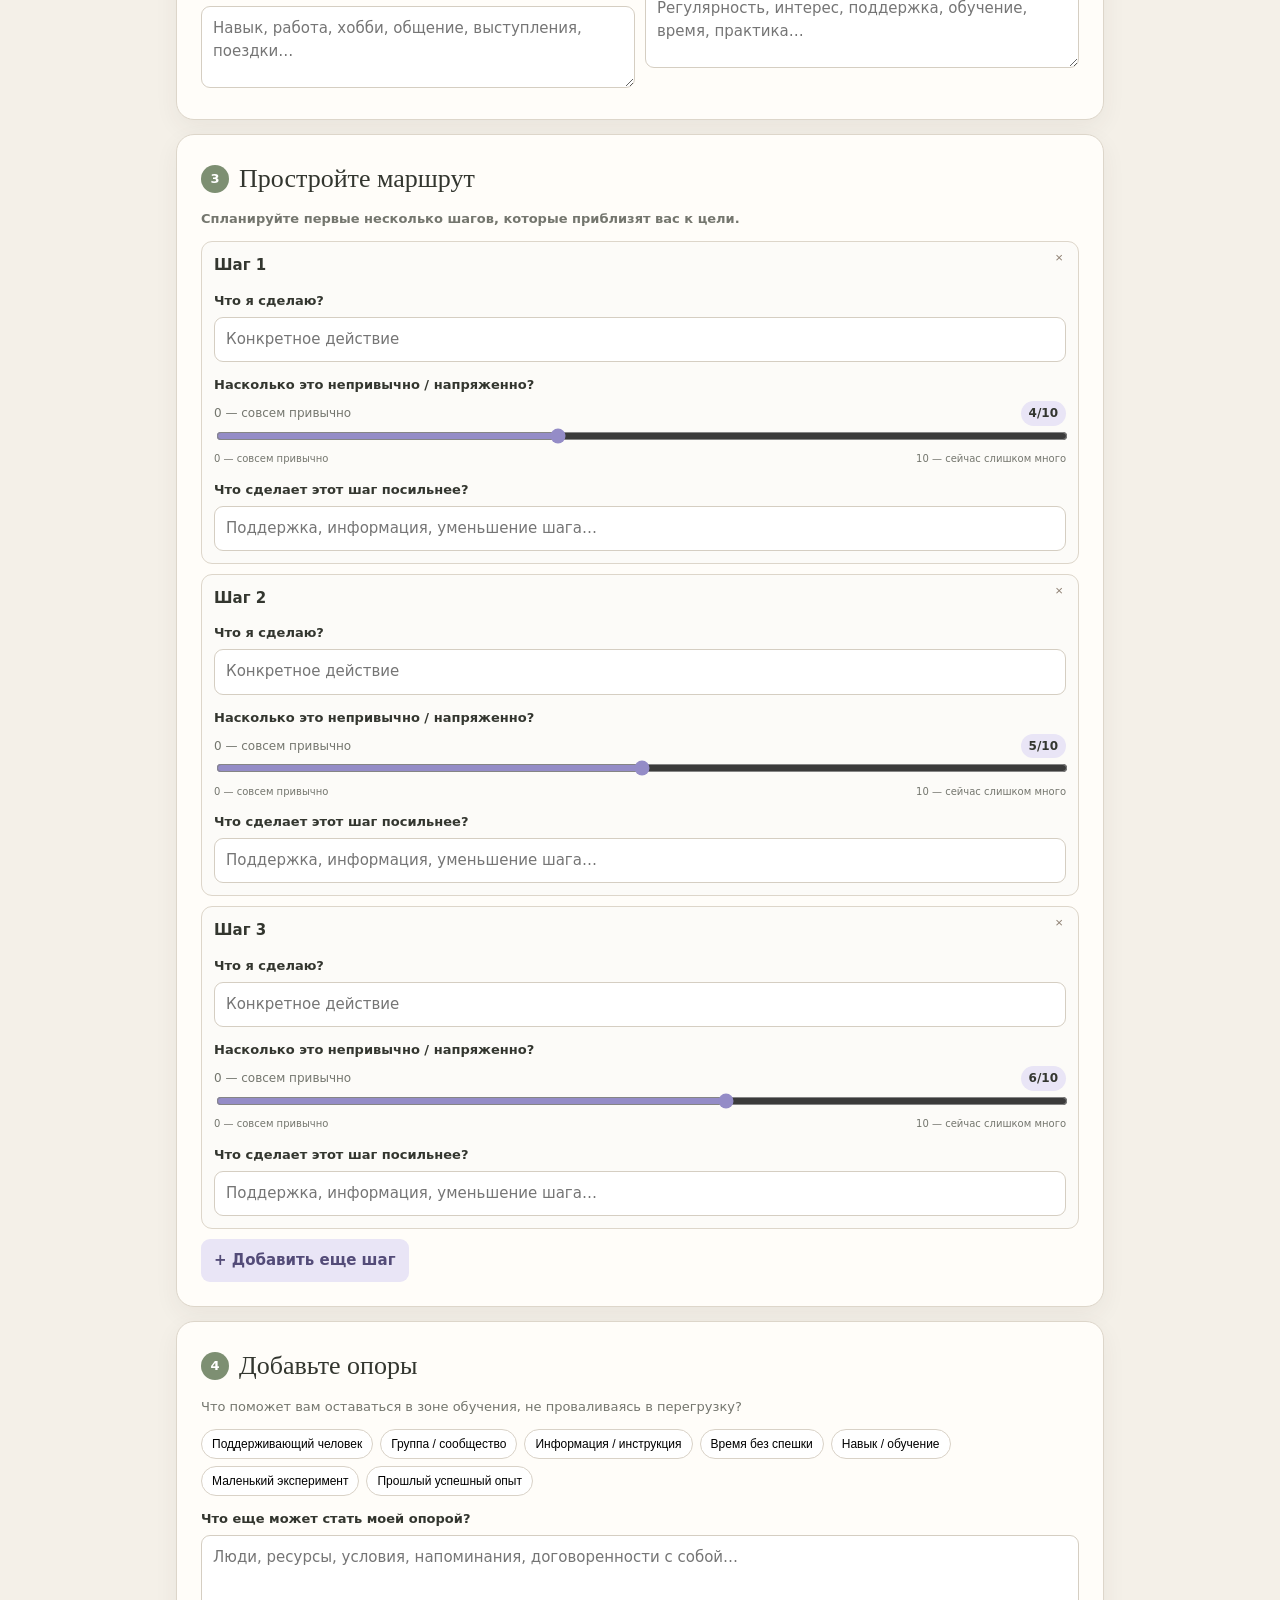
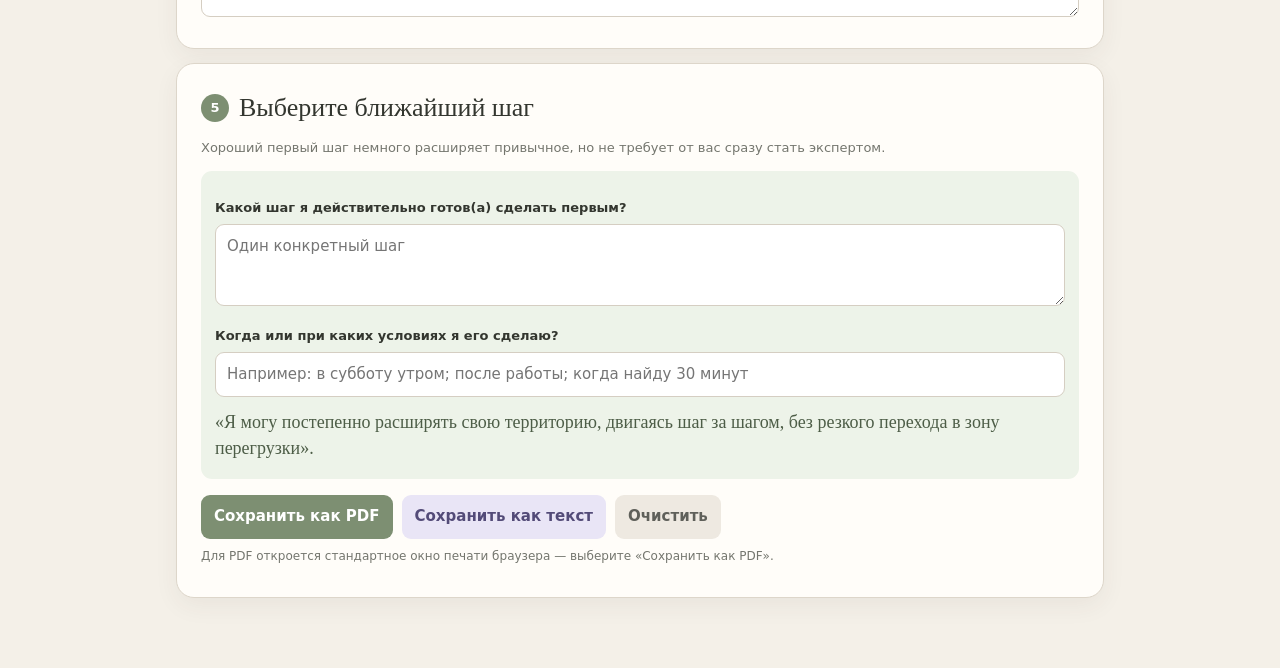
<file: tasks/comfort-zone.html>
<!doctype html>
<html lang="ru">
<head>
<meta charset="utf-8">
<meta name="viewport" content="width=device-width,initial-scale=1">
<title>Расширение моей территории — практика между встречами</title>
<meta name="description" content="Интерактивное упражнение: зона комфорта, зона обучения, зона перегрузки, опоры и первые шаги к цели.">
<style>
:root{
  --bg:#f4f0e8;--card:#fffdf9;--text:#33362f;--muted:#74766e;--line:#ddd6ca;
  --olive:#7d8f72;--olive-soft:#dfe9d9;--lav:#948cc7;--lav-soft:#e9e5f6;
  --peach:#ead9cf;--peach-soft:#f3e7df;--soft:#f6f2eb;--shadow:0 8px 24px rgba(66,58,46,.06)
}
*{box-sizing:border-box}
html{scroll-behavior:smooth}
body{margin:0;background:var(--bg);color:var(--text);font:15px/1.55 system-ui,-apple-system,"Segoe UI",Arial,sans-serif}
a{color:inherit}
.wrap{max-width:960px;margin:auto;padding:20px 16px 56px}
.panel{background:var(--card);border:1px solid var(--line);border-radius:18px;padding:24px;margin:14px 0;box-shadow:var(--shadow)}
.hero{background:linear-gradient(135deg,#f7f4ed,#f0ecf8)}
.kicker{font-size:11px;letter-spacing:1.8px;text-transform:uppercase;font-weight:800;color:#68745e}
h1,h2{font-family:Georgia,serif;font-weight:500}
h1{font-size:39px;line-height:1.1;margin:7px 0 10px}
h2{font-size:26px;margin:0}
h3{font-size:15px;margin:0 0 6px}
p{margin:8px 0}
.lead{font-size:17px;max-width:760px}
.note{margin-top:16px;padding:13px 15px;border-left:4px solid var(--olive);background:#fbfaf7;border-radius:10px}
.small{font-size:12px;color:var(--muted)}
.toplink{display:inline-flex;align-items:center;gap:6px;text-decoration:none;font-size:13px;color:#67715e;margin-bottom:10px}
.zonecards{display:grid;grid-template-columns:repeat(3,1fr);gap:10px;margin-top:18px}
.zonecard{padding:14px;border-radius:10px;border:1px solid rgba(70,60,50,.06)}
.zonecard:nth-child(1){background:var(--olive-soft)}
.zonecard:nth-child(2){background:var(--lav-soft)}
.zonecard:nth-child(3){background:var(--peach-soft)}
details{margin-top:12px;border-top:1px solid var(--line);padding-top:10px}
summary{cursor:pointer;font-weight:700;color:#53604c}
.stephead{display:flex;align-items:center;gap:10px;margin-bottom:10px}
.num{width:28px;height:28px;border-radius:50%;display:grid;place-items:center;background:var(--olive);color:white;font-weight:800;font-size:13px;flex:0 0 auto}
.help{color:var(--muted);font-size:13px;margin:4px 0 12px}
.mapgrid{display:grid;grid-template-columns:minmax(0,1.35fr) minmax(260px,.75fr);gap:16px}
.mapwrap{border:1px solid var(--line);border-radius:14px;background:#fbfaf7;padding:14px;min-height:510px}
.map{position:relative;width:min(100%,470px);aspect-ratio:1/1;margin:5px auto 0;touch-action:none}
.ring{position:absolute;left:50%;top:50%;transform:translate(-50%,-50%);border-radius:50%;display:flex;justify-content:center;align-items:flex-start;color:#565851;font-size:11px;padding-top:10px;text-align:center}
.ring.panic{width:92%;height:92%;background:var(--peach-soft);border:1px solid #dec9bb}
.ring.learn{width:69%;height:69%;background:var(--lav-soft);border:1px solid #d1caea}
.ring.comfort{width:45%;height:45%;background:var(--olive-soft);border:1px solid #c7d6c0}
.ring.learn{padding-top:8px}.ring.comfort{padding-top:8px}
.marker{position:absolute;transform:translate(-50%,-50%);border-radius:50%;width:38px;height:38px;display:grid;place-items:center;color:#fff;font-weight:800;font-size:11px;box-shadow:0 4px 12px rgba(0,0,0,.15);cursor:grab;user-select:none;z-index:10;text-align:center;padding:2px}
.marker:active{cursor:grabbing}
.marker.me{background:#53694c}
.marker.goal{background:#867db9}
.marker.custom{background:#a38b75}
.legend{display:flex;gap:12px;flex-wrap:wrap;margin-top:8px;font-size:11px;color:var(--muted)}
.dot{display:inline-block;width:8px;height:8px;border-radius:50%;margin-right:5px}
.sidebox{background:#f7f3ec;border:1px solid var(--line);border-radius:12px;padding:14px}
label{display:block;font-size:13px;font-weight:750;margin:13px 0 6px}
input[type=text],textarea{width:100%;border:1px solid #d5cec2;border-radius:9px;padding:10px 11px;font:inherit;background:white;color:var(--text);outline:none}
input[type=text]:focus,textarea:focus{border-color:#9cab91;box-shadow:0 0 0 3px #edf2e8}
textarea{min-height:82px;resize:vertical}
.addrow{display:grid;grid-template-columns:1fr auto;gap:8px;align-items:end}
.btn{border:0;border-radius:9px;padding:10px 13px;font:inherit;font-weight:750;cursor:pointer}
.btn.primary{background:var(--olive);color:white}
.btn.secondary{background:var(--lav-soft);color:#534b78}
.btn.ghost{background:#eee9e1;color:#5f605a}
.statusbox{margin-top:14px;padding:11px 12px;border-radius:9px;background:#edf2e9;color:#53634d;font-size:12px}
.twocol{display:grid;grid-template-columns:1fr 1fr;gap:10px}
.steps{display:flex;flex-direction:column;gap:10px}
.stepcard{border:1px solid var(--line);border-radius:11px;padding:12px;background:#fcfbf8;position:relative}
.stepcard .remove{position:absolute;right:9px;top:7px;border:0;background:transparent;color:#8f8174;cursor:pointer}
.rangehead{display:flex;justify-content:space-between;gap:10px;align-items:center}
.badge{background:var(--lav-soft);padding:3px 8px;border-radius:999px;font-weight:800;font-size:12px}
input[type=range]{width:100%;accent-color:var(--lav)}
.scale{display:flex;justify-content:space-between;font-size:10px;color:var(--muted)}
.chips{display:flex;flex-wrap:wrap;gap:7px;margin:10px 0}
.chip{border:1px solid #d9d2c7;background:white;border-radius:999px;padding:7px 10px;cursor:pointer;font-size:12px}
.chip.on{background:#edf2e9;border-color:#9eb094;color:#43563d;font-weight:750}
.finalbox{background:#edf3e9;border-radius:11px;padding:14px}
.quote{font:500 18px/1.45 Georgia,serif;color:#4d5d47;margin:12px 0 4px}
.actions{display:flex;flex-wrap:wrap;gap:9px;margin-top:16px}
#printView{display:none}
@media(max-width:760px){
  .zonecards,.mapgrid,.twocol{grid-template-columns:1fr}
  h1{font-size:33px}
  .mapwrap{min-height:auto}
  .map{width:min(100%,420px)}
}
@media print{
  @page{size:A4;margin:15mm}
  body{background:#fff}
  .screen{display:none!important}
  #printView{display:block!important;color:#263226;font:11pt/1.45 Arial,sans-serif}
  #printView h1{font:700 22pt/1.2 Arial,sans-serif;margin:0 0 8px}
  #printView h2{font:700 14pt/1.2 Arial,sans-serif;margin:16px 0 6px}
  #printView .pblock{border-bottom:1px solid #ddd;padding:8px 0;break-inside:avoid}
}
</style>
</head>
<body>
<div class="wrap screen">
  <a class="toplink" href="../index.html">← Вернуться к библиотеке упражнений</a>

  <section class="panel hero">
    <div class="kicker">Практика самоисследования</div>
    <h1>Расширение моей территории</h1>
    <p class="lead">Интерактивная карта, которая помогает увидеть границу привычного, расположить цель и простроить маршрут к ней через посильные шаги.</p>
    <div class="note"><strong>Задача не в том, чтобы «вытолкнуть» себя из зоны комфорта.</strong> Важно найти следующий шаг, который уже немного непривычен, но все еще кажется выполнимым — особенно если добавить нужную опору.</div>
    <p class="small">Ответы сохраняются только в браузере на этом устройстве и не отправляются на сайт.</p>
  </section>

  <section class="panel">
    <h2>Три зоны</h2>
    <p class="help">Эта схема помогает отличить знакомое от развивающего вызова и перегрузки.</p>
    <div class="zonecards">
      <div class="zonecard"><h3>Зона комфорта</h3><p class="small">Знакомое и привычное. Здесь можно опираться на уже освоенные навыки, восстанавливаться и замечать свои ресурсы.</p></div>
      <div class="zonecard"><h3>Зона обучения</h3><p class="small">Нового еще не умею полностью, но могу осваивать постепенно — самостоятельно или с поддержкой.</p></div>
      <div class="zonecard"><h3>Зона перегрузки</h3><p class="small">Сейчас слишком сложно, тревожно или масштабно. Такой шаг лучше уменьшить, разбить на части или добавить больше поддержки.</p></div>
    </div>
    <details>
      <summary>Почему здесь три зоны?</summary>
      <p class="small">Трехзонная схема — современная модель обучения. При этом идея зоны обучения созвучна с моделью Л. С. Выготского "зоны ближайшего развития": часть нового становится доступной, когда задача немного сложнее того, что уже получается.</p>
    </details>
  </section>

  <section class="panel">
    <div class="stephead"><div class="num">1</div><h2>Нарисуйте свою карту</h2></div>
    <p class="help">Перетащите «Я» туда, где вы ощущаете себя сейчас. Затем разместите цель. При желании добавьте важные области жизни, занятия или людей.</p>
    <div class="mapgrid">
      <div class="mapwrap">
        <div class="map" id="map">
          <div class="ring panic">Зона перегрузки</div>
          <div class="ring learn">Зона обучения</div>
          <div class="ring comfort">Зона комфорта</div>
          <div class="marker me" id="meMarker" data-kind="me">Я</div>
          <div class="marker goal" id="goalMarker" data-kind="goal">Цель</div>
        </div>
        <div class="legend">
          <span><i class="dot" style="background:#53694c"></i>Я сейчас</span>
          <span><i class="dot" style="background:#867db9"></i>Цель</span>
          <span><i class="dot" style="background:#a38b75"></i>Ваши точки</span>
        </div>
      </div>
      <div class="sidebox">
        <h3>Что разместить на карте?</h3>
        <label for="goalText">Моя цель</label>
        <input id="goalText" type="text" placeholder="Например: начать продавать свои изделия">
        <p class="small">Маркер «Цель» можно перетащить — просто переместите его.</p>
        <label for="pointText">Добавить важную точку</label>
        <div class="addrow">
          <input id="pointText" type="text" placeholder="Работа, танцы, друзья…">
          <button class="btn primary" id="addPoint" type="button">Добавить</button>
        </div>
        <div id="pointsList" class="small" style="margin-top:10px">Пока дополнительных точек нет.</div>
        <div class="statusbox" id="zoneStatus">Вы сейчас: зона комфорта. Цель: зона обучения.</div>
      </div>
    </div>
  </section>

  <section class="panel">
    <div class="stephead"><div class="num">2</div><h2>Вспомните: что уже стало привычным?</h2></div>
    <p class="help">Иногда мы забываем, что сегодняшнее «легко» когда-то тоже было новым.</p>
    <div class="twocol">
      <div>
        <label for="familiar">Что сегодня находится в моей зоне комфорта, но когда-то было непривычным или трудным?</label>
        <textarea id="familiar" placeholder="Навык, работа, хобби, общение, выступления, поездки…"></textarea>
      </div>
      <div>
        <label for="helpedBefore">Что тогда помогло мне это освоить?</label>
        <textarea id="helpedBefore" placeholder="Регулярность, интерес, поддержка, обучение, время, практика…"></textarea>
      </div>
    </div>
  </section>

  <section class="panel">
    <div class="stephead"><div class="num">3</div><h2>Простройте маршрут</h2></div>
    <p class="help"><strong>Спланируйте первые несколько шагов, которые приблизят вас к цели.</strong></p>
    <div class="steps" id="steps"></div>
    <button class="btn secondary" id="addStep" type="button" style="margin-top:10px">+ Добавить еще шаг</button>
  </section>

  <section class="panel">
    <div class="stephead"><div class="num">4</div><h2>Добавьте опоры</h2></div>
    <p class="help">Что поможет вам оставаться в зоне обучения, не проваливаясь в перегрузку?</p>
    <div class="chips" id="chips"></div>
    <label for="ownSupport">Что еще может стать моей опорой?</label>
    <textarea id="ownSupport" placeholder="Люди, ресурсы, условия, напоминания, договоренности с собой…"></textarea>
  </section>

  <section class="panel">
    <div class="stephead"><div class="num">5</div><h2>Выберите ближайший шаг</h2></div>
    <p class="help">Хороший первый шаг немного расширяет привычное, но не требует от вас сразу стать экспертом.</p>
    <div class="finalbox">
      <label for="nextAction">Какой шаг я действительно готов(а) сделать первым?</label>
      <textarea id="nextAction" placeholder="Один конкретный шаг"></textarea>
      <label for="when">Когда или при каких условиях я его сделаю?</label>
      <input id="when" type="text" placeholder="Например: в субботу утром; после работы; когда найду 30 минут">
      <p class="quote">«Я могу постепенно расширять свою территорию, двигаясь шаг за шагом, без резкого перехода в зону перегрузки».</p>
    </div>
    <div class="actions">
      <button class="btn primary" id="pdfBtn" type="button">Сохранить как PDF</button>
      <button class="btn secondary" id="txtBtn" type="button">Сохранить как текст</button>
      <button class="btn ghost" id="clearBtn" type="button">Очистить</button>
    </div>
    <p class="small">Для PDF откроется стандартное окно печати браузера — выберите «Сохранить как PDF».</p>
  </section>
</div>

<section id="printView"></section>

<script>
(function(){
  "use strict";
  var KEY="comfort-zone-map-v1";
  var supports=["Поддерживающий человек","Группа / сообщество","Информация / инструкция","Время без спешки","Навык / обучение","Маленький эксперимент","Прошлый успешный опыт"];
  var state={
    goalText:"",familiar:"",helpedBefore:"",ownSupport:"",nextAction:"",when:"",
    selectedSupports:[],steps:[
      {action:"",stress:4,support:""},
      {action:"",stress:5,support:""},
      {action:"",stress:6,support:""}
    ],
    markers:[
      {id:"meMarker",kind:"me",label:"Я",x:42,y:55},
      {id:"goalMarker",kind:"goal",label:"Цель",x:68,y:42}
    ],
    customCounter:0
  };
  try{
    var saved=JSON.parse(localStorage.getItem(KEY)||"null");
    if(saved&&typeof saved==="object") state=Object.assign(state,saved);
  }catch(e){}

  var map=document.getElementById("map");
  var stepsBox=document.getElementById("steps");
  var chipsBox=document.getElementById("chips");
  var pointsList=document.getElementById("pointsList");

  function save(){
    localStorage.setItem(KEY,JSON.stringify(state));
  }
  function esc(s){
    return String(s||"").replace(/[&<>"']/g,function(c){return {"&":"&amp;","<":"&lt;",">":"&gt;","\"":"&quot;","'":"&#39;"}[c];});
  }
  function getMarker(id){return state.markers.find(function(m){return m.id===id;});}
  function zoneFor(x,y){
    var dx=x-50,dy=y-50,d=Math.sqrt(dx*dx+dy*dy);
    if(d<=20.5)return "зона комфорта";
    if(d<=31.5)return "зона обучения";
    return "зона перегрузки";
  }
  function updateStatus(){
    var me=getMarker("meMarker"),goal=getMarker("goalMarker");
    document.getElementById("zoneStatus").textContent="Вы сейчас: "+zoneFor(me.x,me.y)+". Цель: "+zoneFor(goal.x,goal.y)+".";
  }
  function placeMarker(el,m){
    el.style.left=m.x+"%";el.style.top=m.y+"%";
    el.textContent=m.kind==="custom" ? (m.label.length>8?m.label.slice(0,7)+"…":m.label) : m.label;
    el.title=m.label;
  }
  function bindDrag(el,m){
    function move(ev){
      var r=map.getBoundingClientRect();
      var x=((ev.clientX-r.left)/r.width)*100;
      var y=((ev.clientY-r.top)/r.height)*100;
      x=Math.max(5,Math.min(95,x));y=Math.max(5,Math.min(95,y));
      m.x=x;m.y=y;placeMarker(el,m);updateStatus();save();
    }
    el.addEventListener("pointerdown",function(ev){
      el.setPointerCapture(ev.pointerId);move(ev);
      function onMove(e){move(e);}
      function onUp(e){el.releasePointerCapture(e.pointerId);el.removeEventListener("pointermove",onMove);el.removeEventListener("pointerup",onUp);}
      el.addEventListener("pointermove",onMove);el.addEventListener("pointerup",onUp);
    });
  }
  function renderMarkers(){
    Array.from(map.querySelectorAll(".marker.custom")).forEach(function(x){x.remove();});
    state.markers.forEach(function(m){
      var el=document.getElementById(m.id);
      if(!el){
        el=document.createElement("div");el.id=m.id;el.className="marker custom";el.dataset.kind="custom";map.appendChild(el);
      }
      placeMarker(el,m);
      if(!el.dataset.bound){bindDrag(el,m);el.dataset.bound="1";}
    });
    var customs=state.markers.filter(function(m){return m.kind==="custom";});
    if(!customs.length) pointsList.textContent="Пока дополнительных точек нет.";
    else{
      pointsList.innerHTML=customs.map(function(m){
        return '<div style="display:flex;justify-content:space-between;gap:8px;margin:5px 0"><span>'+esc(m.label)+'</span><button type="button" data-remove-point="'+esc(m.id)+'" style="border:0;background:transparent;color:#8b7767;cursor:pointer">×</button></div>';
      }).join("");
    }
    updateStatus();
  }

  function stepHTML(s,i){
    return '<div class="stepcard">'+
      (state.steps.length>1?'<button class="remove" type="button" data-remove-step="'+i+'" aria-label="Удалить шаг">×</button>':'')+
      '<h3>Шаг '+(i+1)+'</h3>'+
      '<label>Что я сделаю?</label><input type="text" data-step-action="'+i+'" value="'+esc(s.action)+'" placeholder="Конкретное действие">'+
      '<label>Насколько это непривычно / напряженно?</label>'+
      '<div class="rangehead"><span class="small">0 — совсем привычно</span><span class="badge" id="badge_'+i+'">'+s.stress+'/10</span></div>'+
      '<input type="range" min="0" max="10" value="'+s.stress+'" data-step-stress="'+i+'">'+
      '<div class="scale"><span>0 — совсем привычно</span><span>10 — сейчас слишком много</span></div>'+
      '<label>Что сделает этот шаг посильнее?</label><input type="text" data-step-support="'+i+'" value="'+esc(s.support)+'" placeholder="Поддержка, информация, уменьшение шага…">'+
      '</div>';
  }
  function renderSteps(){
    stepsBox.innerHTML=state.steps.map(stepHTML).join("");
  }
  function renderChips(){
    chipsBox.innerHTML=supports.map(function(v){
      return '<button type="button" class="chip '+(state.selectedSupports.indexOf(v)>=0?"on":"")+'" data-support="'+esc(v)+'">'+esc(v)+'</button>';
    }).join("");
  }

  document.getElementById("goalText").value=state.goalText;
  document.getElementById("familiar").value=state.familiar;
  document.getElementById("helpedBefore").value=state.helpedBefore;
  document.getElementById("ownSupport").value=state.ownSupport;
  document.getElementById("nextAction").value=state.nextAction;
  document.getElementById("when").value=state.when;

  ["goalText","familiar","helpedBefore","ownSupport","nextAction","when"].forEach(function(id){
    document.getElementById(id).addEventListener("input",function(e){
      state[id]=e.target.value;
      if(id==="goalText"){var g=getMarker("goalMarker");g.label=e.target.value.trim()||"Цель";renderMarkers();}
      save();
    });
  });

  document.getElementById("addPoint").addEventListener("click",function(){
    var input=document.getElementById("pointText"),label=input.value.trim();
    if(!label)return;
    state.customCounter+=1;
    state.markers.push({id:"custom_"+state.customCounter,kind:"custom",label:label,x:50+Math.random()*20-10,y:50+Math.random()*20-10});
    input.value="";save();renderMarkers();
  });
  pointsList.addEventListener("click",function(e){
    var id=e.target.getAttribute("data-remove-point");
    if(!id)return;
    state.markers=state.markers.filter(function(m){return m.id!==id;});save();renderMarkers();
  });

  stepsBox.addEventListener("input",function(e){
    var i;
    if(e.target.hasAttribute("data-step-action")){i=+e.target.getAttribute("data-step-action");state.steps[i].action=e.target.value;}
    if(e.target.hasAttribute("data-step-support")){i=+e.target.getAttribute("data-step-support");state.steps[i].support=e.target.value;}
    if(e.target.hasAttribute("data-step-stress")){
      i=+e.target.getAttribute("data-step-stress");state.steps[i].stress=+e.target.value;
      document.getElementById("badge_"+i).textContent=e.target.value+"/10";
    }
    save();
  });
  stepsBox.addEventListener("click",function(e){
    var v=e.target.getAttribute("data-remove-step");
    if(v===null)return;
    state.steps.splice(+v,1);save();renderSteps();
  });
  document.getElementById("addStep").addEventListener("click",function(){
    state.steps.push({action:"",stress:5,support:""});save();renderSteps();
  });

  chipsBox.addEventListener("click",function(e){
    var v=e.target.getAttribute("data-support");if(!v)return;
    var pos=state.selectedSupports.indexOf(v);
    if(pos>=0)state.selectedSupports.splice(pos,1);else state.selectedSupports.push(v);
    save();renderChips();
  });

  function buildPrint(){
    var me=getMarker("meMarker"),goal=getMarker("goalMarker");
    var h='<div style="max-width:760px;margin:auto"><h1>Расширение моей территории</h1>';
    h+='<div class="pblock"><b>Где я сейчас:</b> '+esc(zoneFor(me.x,me.y))+'<br><b>Цель:</b> '+esc(state.goalText||goal.label)+' — '+esc(zoneFor(goal.x,goal.y))+'</div>';
    h+='<div class="pblock"><h2>Что уже стало привычным</h2><b>Раньше было новым:</b><br>'+esc(state.familiar).replace(/\n/g,"<br>")+'<br><br><b>Что помогло:</b><br>'+esc(state.helpedBefore).replace(/\n/g,"<br>")+'</div>';
    h+='<div class="pblock"><h2>Первые шаги</h2>';
    state.steps.forEach(function(s,i){h+='<p><b>Шаг '+(i+1)+':</b> '+esc(s.action)+'<br>Напряжение: '+s.stress+'/10<br>Что поможет: '+esc(s.support)+'</p>';});
    h+='</div><div class="pblock"><h2>Опоры</h2>'+esc(state.selectedSupports.join(", "))+'<br>'+esc(state.ownSupport).replace(/\n/g,"<br>")+'</div>';
    h+='<div class="pblock"><h2>Ближайший шаг</h2><b>Сделаю:</b> '+esc(state.nextAction).replace(/\n/g,"<br>")+'<br><b>Когда:</b> '+esc(state.when)+'</div>';
    h+='<p><i>Я могу постепенно расширять свою территорию, двигаясь шаг за шагом, без резкого перехода в зону перегрузки.</i></p></div>';
    document.getElementById("printView").innerHTML=h;
  }
  document.getElementById("pdfBtn").addEventListener("click",function(){buildPrint();window.print();});
  document.getElementById("txtBtn").addEventListener("click",function(){
    var a=["РАСШИРЕНИЕ МОЕЙ ТЕРРИТОРИИ","",
      "Цель: "+state.goalText,
      "Что уже стало привычным: "+state.familiar,
      "Что тогда помогло: "+state.helpedBefore,"","ПЕРВЫЕ ШАГИ"];
    state.steps.forEach(function(s,i){a.push("Шаг "+(i+1)+": "+s.action+" | напряжение "+s.stress+"/10 | опора: "+s.support);});
    a.push("","Опоры: "+state.selectedSupports.join(", "),"Дополнительно: "+state.ownSupport,"","Ближайший шаг: "+state.nextAction,"Когда: "+state.when);
    var blob=new Blob([a.join("\n")],{type:"text/plain;charset=utf-8"}),url=URL.createObjectURL(blob),x=document.createElement("a");
    x.href=url;x.download="Расширение_моей_территории.txt";x.click();URL.revokeObjectURL(url);
  });
  document.getElementById("clearBtn").addEventListener("click",function(){
    if(!confirm("Очистить все ответы и карту?"))return;
    localStorage.removeItem(KEY);location.reload();
  });

  var g=getMarker("goalMarker");g.label=state.goalText.trim()||"Цель";
  renderMarkers();renderSteps();renderChips();save();
})();
</script>
</body>
</html>
</file>
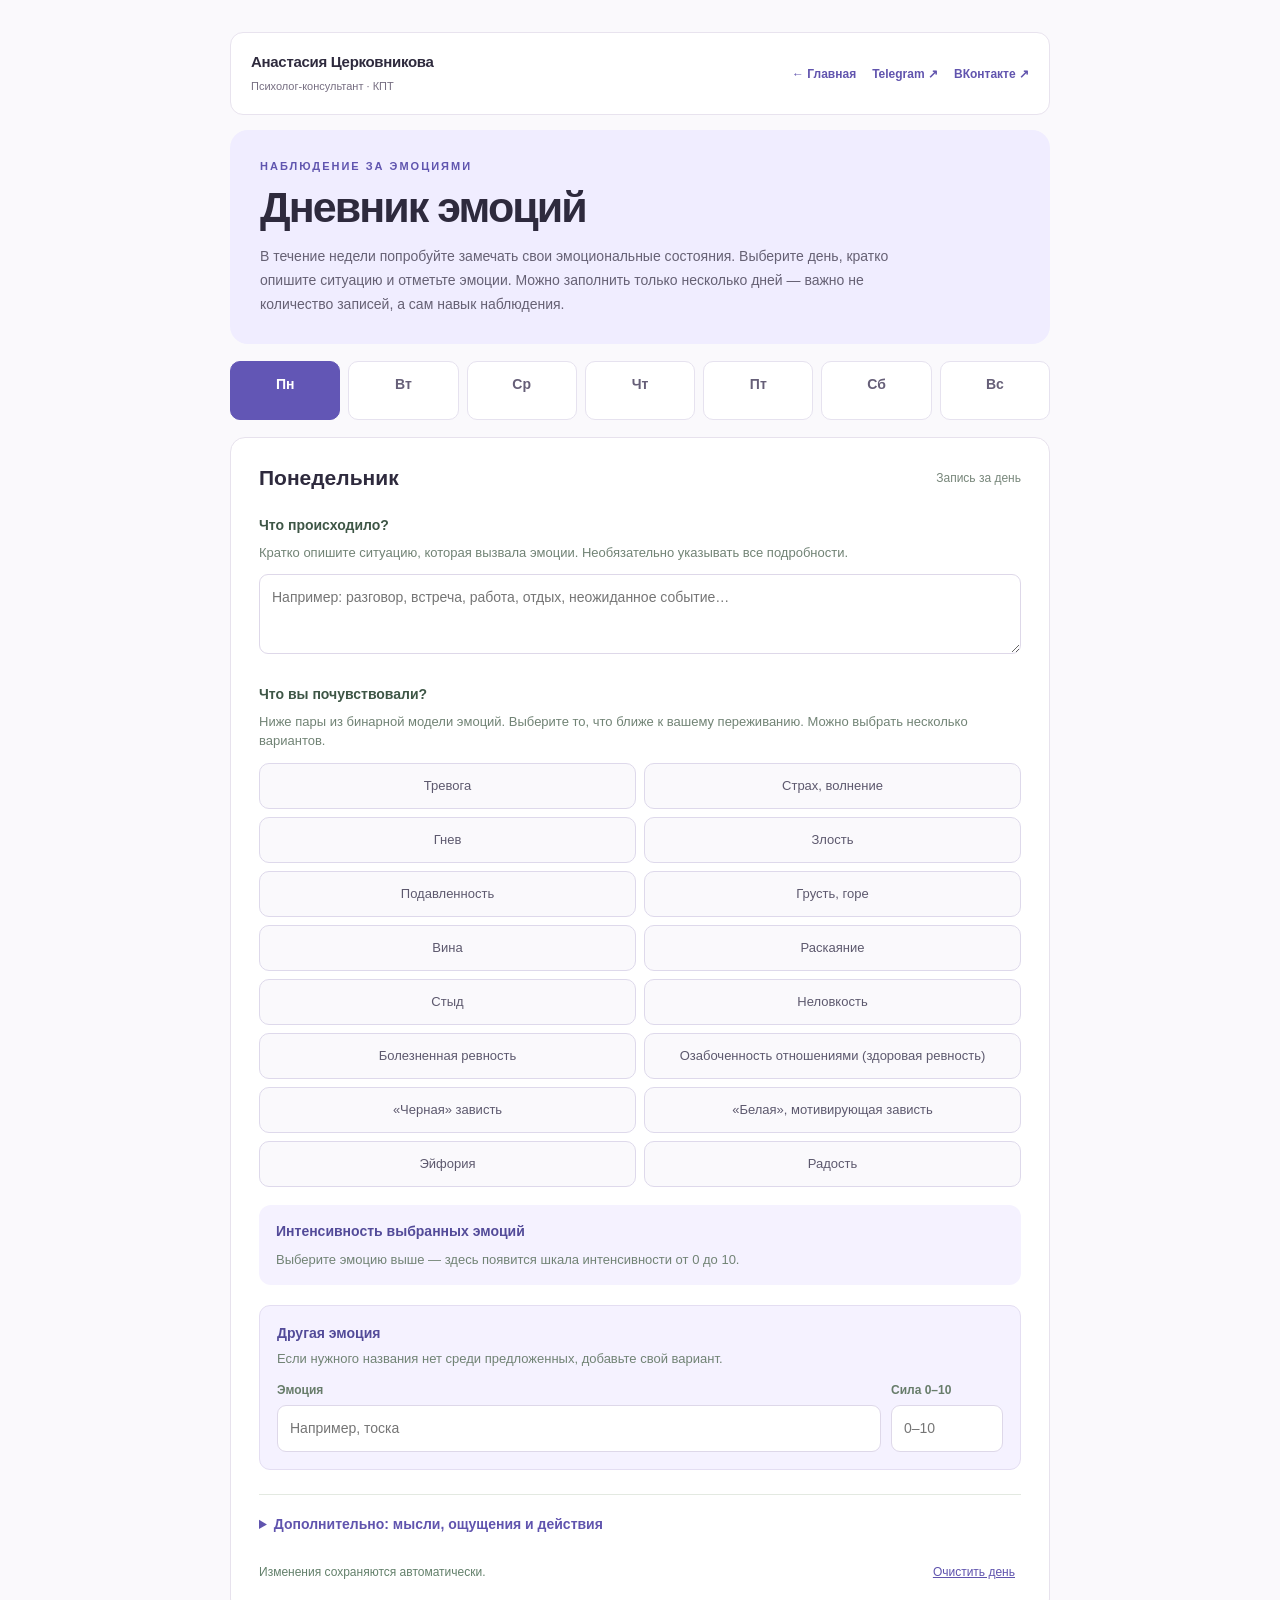
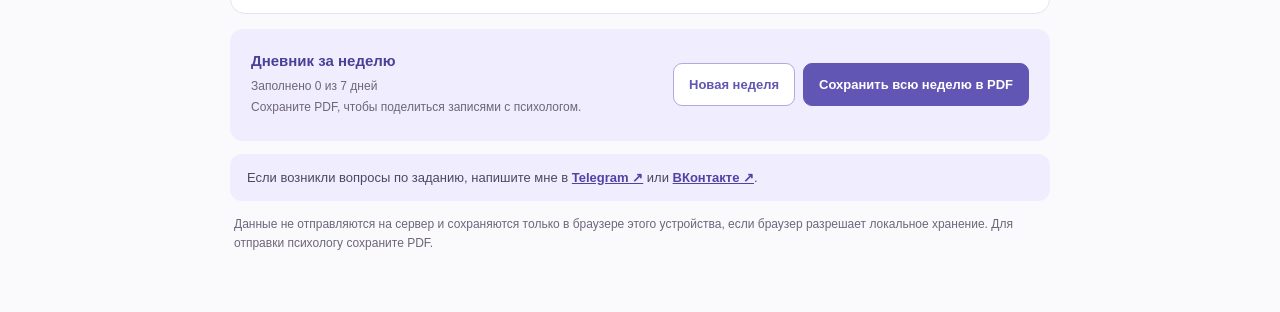
<file: tasks/diary.html>
<!doctype html>
<html lang="ru">
<head>
  <meta charset="utf-8">
  <meta name="viewport" content="width=device-width, initial-scale=1">
  <meta name="color-scheme" content="light">
  <title>Дневник эмоций — 7 дней</title>
  <style>
    :root { --green:#426b55;--deep:#2f483a;--muted:#718075;--line:#dbe4da;--soft:#f3f6f1;--white:#fff; }
    * { box-sizing:border-box; }
    body { margin:0; padding:32px 16px 45px; background:#f7f8f5; color:var(--deep);font:15px/1.5 system-ui,-apple-system,"Segoe UI",Arial,sans-serif; }
    button,input,textarea { font:inherit; }
    button { cursor:pointer; }
    .app { max-width:820px;margin:0 auto; }
    .header { background:#e8efe5;border-radius:16px;padding:28px 30px; }
    .kicker { font-size:11px;letter-spacing:2px;font-weight:800;color:#718873;text-transform:uppercase; }
    h1 { font:normal 38px/1.15 Georgia,serif;letter-spacing:-.5px;color:#2c4938;margin:8px 0 13px; }
    .header p { font-size:14px;line-height:1.7;margin:0;color:#57705f;max-width:660px; }
    .tabs { display:grid;grid-template-columns:repeat(7,minmax(0,1fr));gap:8px;margin:17px 0; }
    .tab { border:1px solid var(--line);border-radius:10px;background:#fff;color:#65786c;padding:12px 4px;font-size:14px;font-weight:750;min-width:0; }
    .tab[aria-selected="true"] { background:var(--green);color:#fff;border-color:var(--green); }
    .tab .mark { display:block;height:11px;margin-top:1px;font-size:11px;opacity:.8; }
    .sheet { padding:26px 28px;background:white;border:1px solid var(--line);border-radius:15px; }
    .topline { display:flex;justify-content:space-between;align-items:center;flex-wrap:wrap;gap:8px;margin-bottom:8px; }
    h2 { font-size:21px;font-weight:750;line-height:1.3;margin:0; }
    .topline small { font-size:12px;color:#78877b; }
    .label { display:block;font-size:14px;font-weight:750;color:#3e5646;margin:23px 0 7px; }
    .help { font-size:13px;font-weight:400;color:#718375;line-height:1.5;margin:5px 0 12px; }
    .field { width:100%;border:1px solid #d1ddd0;border-radius:9px;background:#fff;color:#344838;padding:12px;font-size:14px;outline:none;min-width:0; }
    .field:focus { border-color:#83aa8b;box-shadow:0 0 0 3px #edf4eb; }
    textarea.field { resize:vertical;min-height:80px; }
    .pairs { display:flex;flex-direction:column;gap:8px;margin-top:12px; }
    .pair { display:grid;grid-template-columns:minmax(0,1fr) minmax(0,1fr);gap:8px; }
    .chip { border-radius:10px;min-height:46px;background:#f8faf7;border:1px solid #dee7db;padding:10px 7px;font-size:13px;line-height:1.35;text-align:center;color:#526957; }
    .chip[aria-pressed="true"] { background:#e3efe4;border-color:#639876;color:#28553a;font-weight:750; }
    .chip:focus-visible,.tab:focus-visible,.btn:focus-visible { outline:3px solid #b0cdb7;outline-offset:2px; }
    .levels { background:#f4f7f1;border-radius:12px;padding:16px 17px;margin-top:18px; }
    .levels h3 { font-size:14px;margin:0 0 8px;color:#405d49; }
    .level { padding:10px 0;border-top:1px solid #e0e7de; }
    .level:first-of-type { border-top:0; }
    .level-title { display:flex;align-items:center;justify-content:space-between;gap:10px;font-size:13px;color:#405e48;font-weight:650; }
    .score { background:#e3ede0;color:#315a3c;padding:5px 9px;border-radius:7px;font-weight:800;min-width:42px;text-align:center;font-variant-numeric:tabular-nums; }
    input[type=range] { width:100%;accent-color:#567b61;cursor:pointer;margin:10px 0 3px; }
    .scale { display:flex;justify-content:space-between;color:#829084;font-size:11px; }
    .other { background:#f7f9f5;border:1px solid #e1e8df;border-radius:11px;padding:17px;margin-top:20px; }
    .other h3 { font-size:14px;color:#496750;margin:0 0 5px; }
    .other-grid { display:grid;grid-template-columns:minmax(0,1fr) 112px;gap:10px;margin-top:12px; }
    .smalllabel { font-size:12px;font-weight:700;color:#677c6a;display:block;margin-bottom:6px; }
    details.extra { border-top:1px solid #e3e9e1;margin-top:24px;padding-top:19px; }
    details.extra summary { font-size:14px;font-weight:750;color:#467354;cursor:pointer; }
    .check { display:flex;gap:9px;align-items:center;font-size:13px;color:#536e5a;margin:18px 0 10px; }
    .check input { accent-color:#537e62; }
    .actions { display:flex;justify-content:space-between;align-items:center;flex-wrap:wrap;gap:12px;margin-top:22px; }
    .status { font-size:12px;color:#63806b; }
    .textbutton { background:transparent;border:0;text-decoration:underline;color:#6a7a6d;font-size:12px;padding:6px; }
    .bottom { background:#edf3e9;border-radius:13px;margin-top:15px;padding:21px;display:flex;justify-content:space-between;align-items:center;flex-wrap:wrap;gap:14px; }
    .bottom h3 { margin:0 0 5px;font-size:15px;color:#315541; }
    .bottom p { font-size:12px;color:#647d69;margin:2px 0;line-height:1.6; }
    .buttons { display:flex;gap:8px;flex-wrap:wrap; }
    .btn { border-radius:9px;padding:11px 15px;font-size:13px;font-weight:750;border:1px solid var(--green);color:white;background:var(--green); }
    .btn.secondary { background:transparent;color:#4d7358;border-color:#a9bdaa; }
    .privacy { font-size:12px;color:#748477;line-height:1.6;margin:14px 4px; }
    .print-content { display:none; }
    @media(max-width:540px) { body{padding:12px 10px 28px;} .header{padding:22px;}h1{font-size:30px}.sheet{padding:17px;}.tabs{gap:5px}.tab{font-size:12px;padding:10px 2px}.chip{font-size:12px}.other-grid{grid-template-columns:minmax(0,1fr) 92px}.bottom{padding:16px;} }
    @media print {
      @page { size:A4; margin:16mm; }
      html,body{background:white!important;color:#24382a!important;margin:0!important;padding:0!important;}
      .app{max-width:none;}
      .screen{display:none!important;}
      .print-content{display:block!important;font:11pt/1.4 Arial,sans-serif;color:#24382a;}
      .printhead{border-bottom:2px solid #63876c;padding-bottom:10px;margin-bottom:15px;}
      .printhead h1{font:600 22pt/1.2 Arial,sans-serif;margin:0 0 6px;color:#2c4938;}
      .printhead p{font-size:10pt;color:#687b6c;margin:0;}
      .printday{border-bottom:1px solid #dce5db;padding:12px 0;break-inside:avoid;page-break-inside:avoid;}
      .printday h2{font-size:13pt;color:#335f41;margin:0 0 8px;}
      .printline{font-size:10pt;line-height:1.55;white-space:pre-wrap;overflow-wrap:anywhere;margin:6px 0;}
      .printline b{color:#365741;}
      .printempty{font-size:10pt;color:#8d988e;}
    }
  </style>

<style>
:root{--green:#6256b5!important;--deep:#2e2a3d!important;--muted:#757080!important;--line:#e6e2ef!important;--soft:#f1efff!important}
body{background:#faf9fc!important;color:#2e2a3d!important;font-family:Arial,Helvetica,sans-serif!important}
.header{background:#f0edff!important;border-radius:18px!important}
.kicker{color:#6055af!important}
h1{font-family:Arial,Helvetica,sans-serif!important;font-size:clamp(30px,5vw,43px)!important;font-weight:750!important;color:#2e2a3d!important;letter-spacing:-.045em!important}
.header p{color:#666174!important}
.tab[aria-selected="true"],.btn{background:#6256b5!important;border-color:#6256b5!important;color:white!important}
.tab{border-color:#e6e2ef!important;color:#665f78!important}
.tab[aria-selected="true"]{color:white!important}
.sheet{border-color:#e7e2ed!important}
.chip{background:#faf9fc!important;border-color:#ded9eb!important;color:#5d596e!important}
.chip[aria-pressed="true"]{background:#f0edff!important;border-color:#9388d2!important;color:#4a3f97!important}
.levels,.other{background:#f5f2ff!important;border-color:#e4def2!important}
.levels h3,.level-title,.other h3{color:#534b99!important}
.score{background:#eae4ff!important;color:#4a4097!important}
input[type=range]{accent-color:#6256b5!important}
.field{border-color:#ded8e9!important;color:#393447!important}
.bottom{background:#f0edff!important}
.bottom h3{color:#4a4097!important}
.bottom p,.privacy{color:#6e667b!important}
.btn.secondary{background:#fff!important;color:#6256b5!important;border-color:#b3a8e0!important}
.textbutton,details.extra summary{color:#6054ae!important}
.p-site-header{max-width:820px;margin:0 auto 15px;display:flex;align-items:center;justify-content:space-between;gap:16px;padding:18px 20px;border-radius:13px;background:#fff;border:1px solid #e8e3ee}
.p-site-header strong{display:block;font-size:15px;font-weight:800;letter-spacing:-.02em}
.p-site-header small{font-size:11px;color:#766e81}
.p-site-header .links{display:flex;gap:16px;flex-wrap:wrap;font-size:12px;font-weight:700}
.p-site-header a{text-decoration:none;color:#6154ae}
.p-telegram{font-size:13px;background:#f0edff;border-radius:12px;padding:14px 17px;margin-top:13px;color:#4e4761}
.p-telegram a{color:#5143a3;font-weight:750}
@media(max-width:540px){.p-site-header{padding:12px;gap:10px}.p-site-header .links{gap:8px}.p-site-header strong{font-size:12px}.p-site-header small{font-size:10px}.p-site-header .links{font-size:11px}}
@media print{.p-site-header,.p-telegram{display:none!important}}
</style></head>
<body><div class="p-site-header"><div><strong>Анастасия Церковникова</strong><small>Психолог-консультант · КПТ</small></div><nav class="links"><a href="../index.html">← Главная</a><a href="https://t.me/tser_a" target="_blank" rel="noopener">Telegram ↗</a><a href="https://vk.com/id588880" target="_blank" rel="noopener">ВКонтакте ↗</a></nav></div>
<main class="app" id="diary">
  <div class="screen">
    <header class="header">
      <div class="kicker">Наблюдение за эмоциями</div>
      <h1>Дневник эмоций</h1>
      <p>В течение недели попробуйте замечать свои эмоциональные состояния. Выберите день, кратко опишите ситуацию и отметьте эмоции. Можно заполнить только несколько дней — важно не количество записей, а сам навык наблюдения.</p>
    </header>
    <nav class="tabs" id="tabs" aria-label="Дни недели"></nav>
    <section class="sheet" aria-label="Запись дня">
      <div class="topline"><h2 id="dayname">Понедельник</h2><small>Запись за день</small></div>
      <label class="label" for="event">Что происходило?</label>
      <p class="help">Кратко опишите ситуацию, которая вызвала эмоции. Необязательно указывать все подробности.</p>
      <textarea id="event" class="field" placeholder="Например: разговор, встреча, работа, отдых, неожиданное событие…"></textarea>
      <div class="label" id="emotion-label">Что вы почувствовали?</div>
      <p class="help">Ниже пары из бинарной модели эмоций. Выберите то, что ближе к вашему переживанию. Можно выбрать несколько вариантов.</p>
      <div class="pairs" id="pairs" aria-labelledby="emotion-label"></div>
      <section class="levels" id="levels" aria-live="polite"></section>
      <section class="other" aria-label="Другая эмоция">
        <h3>Другая эмоция</h3>
        <p class="help" style="margin:0">Если нужного названия нет среди предложенных, добавьте свой вариант.</p>
        <div class="other-grid">
          <div><label class="smalllabel" for="other">Эмоция</label><input class="field" id="other" type="text" placeholder="Например, тоска"></div>
          <div><label class="smalllabel" for="otherlevel">Сила 0–10</label><input class="field" id="otherlevel" type="number" min="0" max="10" step="1" placeholder="0–10"></div>
        </div>
      </section>
      <details class="extra" id="extra">
        <summary>Дополнительно: мысли, ощущения и действия</summary>
        <label class="label" for="thought">Какая мысль или образ возникли?</label>
        <textarea class="field" id="thought" placeholder="Что пришло в голову?"></textarea>
        <label class="label" for="body">Как это ощущалось в теле?</label>
        <input class="field" id="body" placeholder="Например: напряжение в плечах, тяжесть, тепло">
        <label class="label" for="action">Что вы сделали? Что помогло?</label>
        <textarea class="field" id="action" placeholder="Как отреагировали на ситуацию?"></textarea>
        <label class="check"><input id="aftercheck" type="checkbox"> Оценить интенсивность ведущего переживания после</label>
        <div id="afterbox" hidden>
          <div class="level-title"><span>Интенсивность после</span><output class="score" id="afterval">5</output></div>
          <input type="range" id="after" min="0" max="10" value="5">
          <div class="scale"><span>0 — едва заметно</span><span>10 — очень сильно</span></div>
        </div>
      </details>
      <div class="actions"><span class="status" id="status" role="status">Изменения сохраняются автоматически.</span><button class="textbutton" id="clear" type="button">Очистить день</button></div>
    </section>
    <footer class="bottom">
      <div><h3>Дневник за неделю</h3><p id="progress">Пока нет записей</p><p>Сохраните PDF, чтобы поделиться записями с психологом.</p></div>
      <div class="buttons"><button class="btn secondary" id="new" type="button">Новая неделя</button><button class="btn" id="pdf" type="button">Сохранить всю неделю в PDF</button></div>
    </footer>
    <div class="p-telegram">Если возникли вопросы по заданию, напишите мне в <a href="https://t.me/tser_a" target="_blank" rel="noopener">Telegram ↗</a> или <a href="https://vk.com/id588880" target="_blank" rel="noopener">ВКонтакте ↗</a>.</div><p class="privacy" id="privacy">Данные не отправляются на сервер и сохраняются только в браузере этого устройства, если браузер разрешает локальное хранение. Для отправки психологу сохраните PDF.</p>
  </div>
  <section class="print-content" id="print" aria-label="Версия для PDF"></section>
</main>
<script>
(() => {
  'use strict';
  const root=document.getElementById('diary');
  const $=(selector)=>root.querySelector('#'+selector);
  const DAYS=['Понедельник','Вторник','Среда','Четверг','Пятница','Суббота','Воскресенье'];
  const SHORT=['Пн','Вт','Ср','Чт','Пт','Сб','Вс'];
  // Названия эмоций сохранены по «Бинарной модели эмоций».
  const PAIRS=[
    ['Тревога','Страх, волнение'],
    ['Гнев','Злость'],
    ['Подавленность','Грусть, горе'],
    ['Вина','Раскаяние'],
    ['Стыд','Неловкость'],
    ['Болезненная ревность','Озабоченность отношениями (здоровая ревность)'],
    ['«Черная» зависть','«Белая», мотивирующая зависть'],
    ['Эйфория','Радость']
  ];
  const STORAGE_KEY='universal-emotions-journal-v1';
  const blank=()=>({event:'',picked:{},other:'',otherlevel:'',thought:'',body:'',action:'',aftercheck:false,after:5});
  let days=Array.from({length:7},blank),active=0,storageAvailable=true;
  try{
    const old=JSON.parse(localStorage.getItem(STORAGE_KEY)||'null');
    if(Array.isArray(old)&&old.length===7){
      days=old.map(item=>({
        ...blank(),
        ...(item&&typeof item==='object'&&!Array.isArray(item)?item:{}),
        picked:item&&item.picked&&typeof item.picked==='object'&&!Array.isArray(item.picked)?item.picked:{}
      }));
    }
  }catch(e){storageAvailable=false;}
  const current=()=>days[active];
  const isFilled=(record)=>Boolean(
    String(record.event||'').trim()||Object.keys(record.picked||{}).length||
    String(record.other||'').trim()||String(record.thought||'').trim()||
    String(record.body||'').trim()||String(record.action||'').trim()
  );
  const status=(message)=>{$('status').textContent=message;};
  const persist=()=>{
    try{localStorage.setItem(STORAGE_KEY,JSON.stringify(days));storageAvailable=true;status('Сохранено автоматически.');}
    catch(e){storageAvailable=false;status('Автосохранение недоступно. Сохраните PDF до закрытия страницы.');}
    renderTabs();
  };
  function renderTabs(){
    const nav=$('tabs');nav.replaceChildren();
    days.forEach((record,index)=>{
      const button=document.createElement('button');button.type='button';button.className='tab';
      button.setAttribute('aria-selected',String(index===active));
      button.setAttribute('aria-label',DAYS[index]+(isFilled(record)?', запись есть':', записи нет'));
      const short=document.createElement('span');short.textContent=SHORT[index];
      const mark=document.createElement('span');mark.className='mark';mark.textContent=isFilled(record)?'●':'';
      button.append(short,mark);
      button.addEventListener('click',()=>{active=index;render();});nav.append(button);
    });
    $('progress').textContent='Заполнено '+days.filter(isFilled).length+' из 7 дней';
  }
  function renderPairs(){
    const target=$('pairs');target.replaceChildren();
    PAIRS.forEach(pair=>{
      const row=document.createElement('div');row.className='pair';
      pair.forEach(name=>{
        const button=document.createElement('button');button.type='button';button.className='chip';button.textContent=name;
        const selected=Object.prototype.hasOwnProperty.call(current().picked,name);
        button.setAttribute('aria-pressed',String(selected));
        button.addEventListener('click',()=>{
          const picked=current().picked;
          if(Object.prototype.hasOwnProperty.call(picked,name))delete picked[name];
          else picked[name]=5;
          persist();renderPairs();renderLevels();
        });row.append(button);
      });target.append(row);
    });
  }
  function renderLevels(){
    const wrap=$('levels');wrap.replaceChildren();
    const title=document.createElement('h3');title.textContent='Интенсивность выбранных эмоций';wrap.append(title);
    const picked=current().picked;
    const names=PAIRS.flat().filter(name=>Object.prototype.hasOwnProperty.call(picked,name));
    if(!names.length){const p=document.createElement('p');p.className='help';p.style.margin='0';p.textContent='Выберите эмоцию выше — здесь появится шкала интенсивности от 0 до 10.';wrap.append(p);return;}
    names.forEach(name=>{
      const row=document.createElement('div');row.className='level';
      const upper=document.createElement('div');upper.className='level-title';
      const title=document.createElement('span');title.textContent=name;
      const output=document.createElement('output');output.className='score';output.textContent=String(picked[name]);
      upper.append(title,output);
      const range=document.createElement('input');range.type='range';range.min='0';range.max='10';range.step='1';range.value=String(picked[name]);
      range.setAttribute('aria-label','Интенсивность: '+name);
      range.addEventListener('input',()=>{picked[name]=Number(range.value);output.textContent=range.value;persist();});
      const scale=document.createElement('div');scale.className='scale';
      for(const text of ['0 — едва заметно','10 — очень сильно']){const x=document.createElement('span');x.textContent=text;scale.append(x);}
      row.append(upper,range,scale);wrap.append(row);
    });
  }
  const TEXT_FIELDS=['event','other','otherlevel','thought','body','action'];
  function render(){
    const d=current();$('dayname').textContent=DAYS[active];
    TEXT_FIELDS.forEach(key=>{$(key).value=String(d[key]??'');});
    $('aftercheck').checked=Boolean(d.aftercheck);$('afterbox').hidden=!d.aftercheck;
    $('after').value=String(d.after??5);$('afterval').textContent=String(d.after??5);
    renderTabs();renderPairs();renderLevels();
    status(storageAvailable?'Изменения сохраняются автоматически.':'Автосохранение недоступно. Сохраните PDF.');
  }
  TEXT_FIELDS.forEach(key=>{
    $(key).addEventListener('input',event=>{
      current()[key]=event.target.value;
      persist();
    });
  });
  $('otherlevel').addEventListener('change',event=>{
    const raw=event.target.value;
    if(raw!==''&&(!Number.isFinite(Number(raw))||Number(raw)<0||Number(raw)>10)){
      const normalized=String(Math.max(0,Math.min(10,Number(raw)||0)));
      event.target.value=normalized;current().otherlevel=normalized;persist();
    }
  });
  $('aftercheck').addEventListener('change',event=>{
    current().aftercheck=event.target.checked;$('afterbox').hidden=!event.target.checked;persist();
  });
  $('after').addEventListener('input',event=>{
    current().after=Number(event.target.value);$('afterval').textContent=event.target.value;persist();
  });
  $('clear').addEventListener('click',()=>{
    if(!isFilled(current()))return;
    if(!confirm('Очистить запись за '+DAYS[active].toLowerCase()+'?'))return;
    days[active]=blank();persist();render();
  });
  $('new').addEventListener('click',()=>{
    if(!confirm('Начать новую неделю? Все текущие записи будут очищены. Если они нужны, сначала сохраните их в PDF.'))return;
    days=Array.from({length:7},blank);active=0;persist();render();
  });
  const make=(tag,className,text)=>{const el=document.createElement(tag);if(className)el.className=className;if(text!==undefined)el.textContent=text;return el;};
  function printLine(parent,title,value){
    if(value===null||value===undefined||String(value).trim()==='')return;
    const line=make('p','printline');line.append(make('b','',title+': '),document.createTextNode(String(value)));parent.append(line);
  }
  function buildPrint(){
    const target=$('print');target.replaceChildren();
    const head=make('header','printhead');
    head.append(make('h1','','Дневник эмоций · 7 дней'),make('p','','Заполнено '+days.filter(isFilled).length+' из 7 дней · сводный дневник для следующей консультации'));
    target.append(head);
    days.forEach((d,index)=>{
      const section=make('section','printday');section.append(make('h2','',DAYS[index]));
      if(!isFilled(d)){
        section.append(make('p','printempty','Записей за этот день нет.'));
        target.append(section);
        return;
      }
      printLine(section,'Ситуация',d.event);
      const names=PAIRS.flat().filter(name=>Object.prototype.hasOwnProperty.call(d.picked||{},name));
      if(names.length)printLine(section,'Эмоции и интенсивность',names.map(name=>name+' — '+d.picked[name]+'/10').join('; '));
      if(d.other)printLine(section,'Другая эмоция',d.other+(d.otherlevel!==''&&d.otherlevel!==undefined?' — '+d.otherlevel+'/10':''));
      printLine(section,'Мысль или образ',d.thought);printLine(section,'Ощущения в теле',d.body);
      printLine(section,'Действие',d.action);
      if(d.aftercheck)printLine(section,'Интенсивность после',String(d.after??5)+'/10');
      target.append(section);
    });
    // Все семь дней включены в сводный документ, даже если часть дней не заполнена.
  }
  $('pdf').addEventListener('click',()=>{
    buildPrint();
    // Формируем независимый печатный документ за все 7 дней,
    // не зависящий от открытой вкладки понедельника/вторника и т. д.
    const content=$('print').innerHTML;
    const printWindow=window.open('','_blank');
    if(!printWindow){
      status('В окне печати выберите «Сохранить как PDF» (все 7 дней).');
      window.print();
      return;
    }
    const printHTML='<!doctype html><html lang="ru"><head><meta charset="utf-8">'+
      '<meta name="viewport" content="width=device-width,initial-scale=1">'+
      '<title>Дневник эмоций — вся неделя</title>'+
      '<style>@page{size:A4;margin:16mm}*{box-sizing:border-box}body{margin:0;background:white;color:#292538;font:11pt/1.5 Arial,sans-serif}'+
      'h1{font-size:23pt;margin:0 0 6px;color:#3b2e7f}.printhead{border-bottom:2px solid #7366bb;padding-bottom:12px;margin-bottom:15px}'+
      '.printhead p{font-size:10pt;color:#726b7e;margin:0}.printday{padding:13px 0;border-bottom:1px solid #ddd9e8;break-inside:avoid;page-break-inside:avoid}'+
      '.printday h2{font-size:14pt;color:#50439b;margin:0 0 8px}.printline{white-space:pre-wrap;overflow-wrap:anywhere;margin:5px 0;font-size:10pt}'+
      '.printempty{font-size:10pt;color:#928b99}</style></head><body>'+content+'</body></html>';
    printWindow.document.open();
    printWindow.document.write(printHTML);
    printWindow.document.close();
    printWindow.focus();
    printWindow.setTimeout(()=>printWindow.print(),400);
    status('Открыт сводный документ за все 7 дней. Выберите «Сохранить как PDF».');
  });
  window.addEventListener('beforeprint',buildPrint);
  render();
})();
</script>
</body>
</html>
</file>
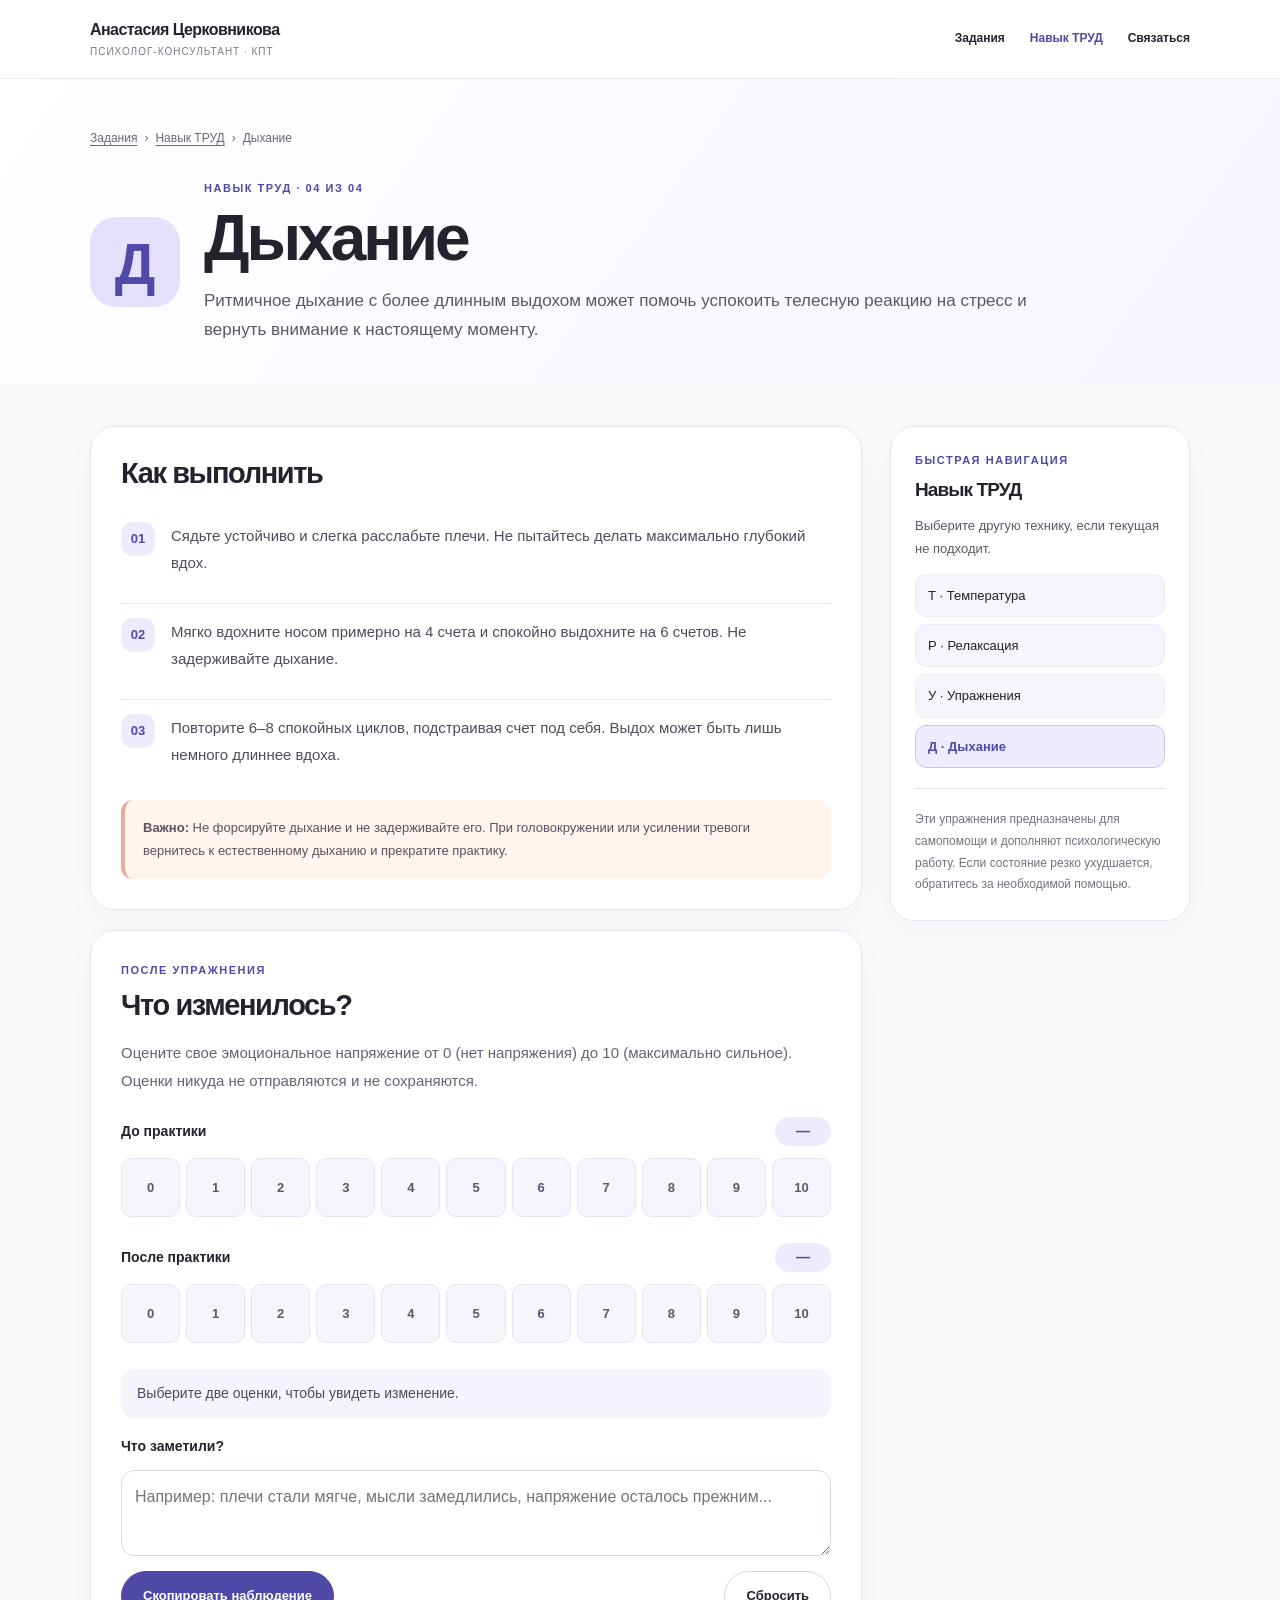
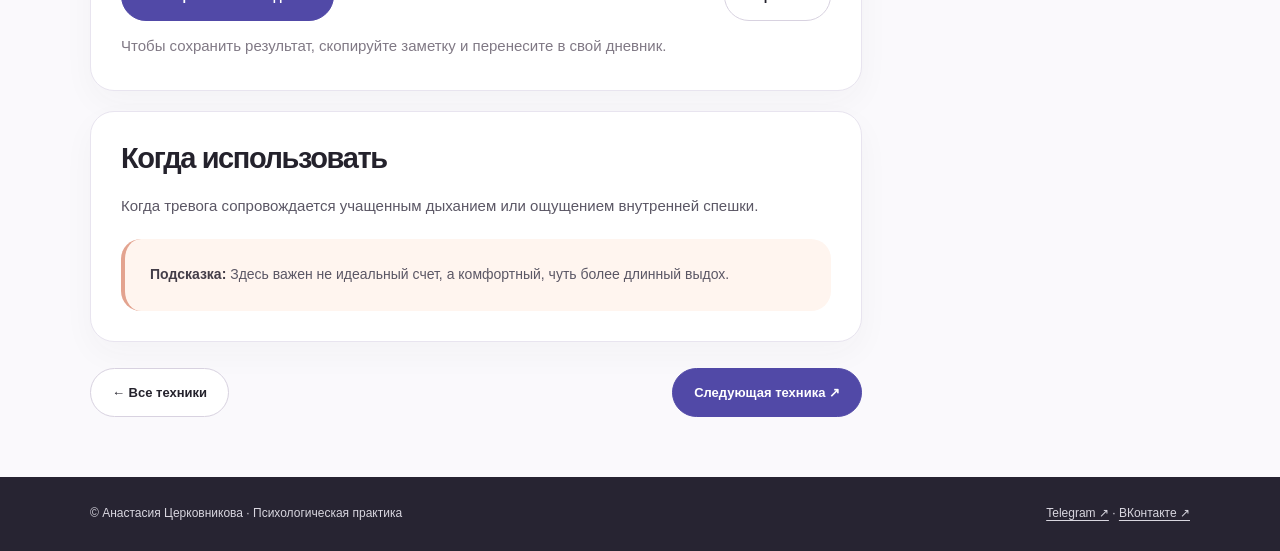
<file: tasks/trud/breathing.html>
<!doctype html><html lang="ru"><head><meta charset="utf-8"><meta name="viewport" content="width=device-width,initial-scale=1"><title>Дыхание — Навык ТРУД — Анастасия Церковникова</title><meta name="description" content="Навык ТРУД: четыре техники эмоциональной саморегуляции, инструкции и практика."><link rel="stylesheet" href="../../assets/trud.css"></head><body><header class="header"><div class="container nav"><a class="logo" href="../../index.html">Анастасия Церковникова<small>Психолог-консультант · КПТ</small></a><nav class="navlinks"><a href="../../index.html">Задания</a><a href="../../tasks/trud/index.html" class="toplink">Навык ТРУД</a><a href="https://t.me/tser_a" target="_blank" rel="noopener">Связаться</a></nav></div></header><main data-skill="Дыхание"><section class="detail-hero"><div class="container"><div class="breadcrumb"><a href="../../index.html">Задания</a><span>›</span><a href="index.html">Навык ТРУД</a><span>›</span><span>Дыхание</span></div><div class="detail-head"><div class="detail-letter">Д</div><div><div class="label">Навык ТРУД · 04 из 04</div><h1>Дыхание</h1><p class="detail-lead">Ритмичное дыхание с более длинным выдохом может помочь успокоить телесную реакцию на стресс и вернуть внимание к настоящему моменту.</p></div></div></div></section><div class="container detail-layout"><div><section class="panel"><h2>Как выполнить</h2><div class="steps"><div class="step"><span class="num">01</span><p>Сядьте устойчиво и слегка расслабьте плечи. Не пытайтесь делать максимально глубокий вдох.</p></div><div class="step"><span class="num">02</span><p>Мягко вдохните носом примерно на 4 счета и спокойно выдохните на 6 счетов. Не задерживайте дыхание.</p></div><div class="step"><span class="num">03</span><p>Повторите 6–8 спокойных циклов, подстраивая счет под себя. Выдох может быть лишь немного длиннее вдоха.</p></div></div><div class="warning"><strong>Важно:</strong> Не форсируйте дыхание и не задерживайте его. При головокружении или усилении тревоги вернитесь к естественному дыханию и прекратите практику.</div></section>
<section class="panel"><div class="label">После упражнения</div><h2 style="margin-top:10px">Что изменилось?</h2><p class="rating-intro">Оцените свое эмоциональное напряжение от 0 (нет напряжения) до 10 (максимально сильное). Оценки никуда не отправляются и не сохраняются.</p>
<div class="rating-item" data-rating="before"><div class="rating-label"><span>До практики</span><span class="rating-value">—</span></div><div class="choices" role="group" aria-label="Напряжение до практики"></div></div>
<div class="rating-item" data-rating="after"><div class="rating-label"><span>После практики</span><span class="rating-value">—</span></div><div class="choices" role="group" aria-label="Напряжение после практики"></div></div>
<div class="rating-outcome" aria-live="polite">Выберите две оценки, чтобы увидеть изменение.</div>
<label for="reflection" style="font-size:14px;font-weight:800;display:block">Что заметили?</label><textarea id="reflection" class="note-field" placeholder="Например: плечи стали мягче, мысли замедлились, напряжение осталось прежним..."></textarea><div class="rating-actions" style="margin-top:15px"><button id="copySummary" type="button" class="btn lavender">Скопировать наблюдение</button><button id="resetRating" type="button" class="btn secondary">Сбросить</button></div><p class="subtle" style="margin-top:11px">Чтобы сохранить результат, скопируйте заметку и перенесите в свой дневник.</p></section>
<section class="panel"><h2>Когда использовать</h2><p>Когда тревога сопровождается учащенным дыханием или ощущением внутренней спешки.</p><div class="soft-callout" style="margin-top:19px"><p><strong>Подсказка:</strong> Здесь важен не идеальный счет, а комфортный, чуть более длинный выдох.</p></div></section>
<div class="detail-bottom"><a class="btn secondary" href="index.html">← Все техники</a><a class="btn lavender" href="temperature.html">Следующая техника ↗</a></div></div>
<aside class="aside"><div class="panel"><div class="label">Быстрая навигация</div><h2 style="margin-top:9px">Навык ТРУД</h2><p>Выберите другую технику, если текущая не подходит.</p><div class="back-list"><a href="temperature.html" class="">Т · Температура</a><a href="relaxation.html" class="">Р · Релаксация</a><a href="exercise.html" class="">У · Упражнения</a><a href="breathing.html" class="active">Д · Дыхание</a></div><div class="tiny-sep"></div><p class="small">Эти упражнения предназначены для самопомощи и дополняют психологическую работу. Если состояние резко ухудшается, обратитесь за необходимой помощью.</p></div></aside></div></main><footer class="footer"><div class="container footer-row"><span>© Анастасия Церковникова · Психологическая практика</span><span><a href="https://t.me/tser_a" target="_blank" rel="noopener">Telegram ↗</a> · <a href="https://vk.com/id588880" target="_blank" rel="noopener">ВКонтакте ↗</a></span></div></footer><script src="../../assets/trud-script.js"></script></body></html>
</file>
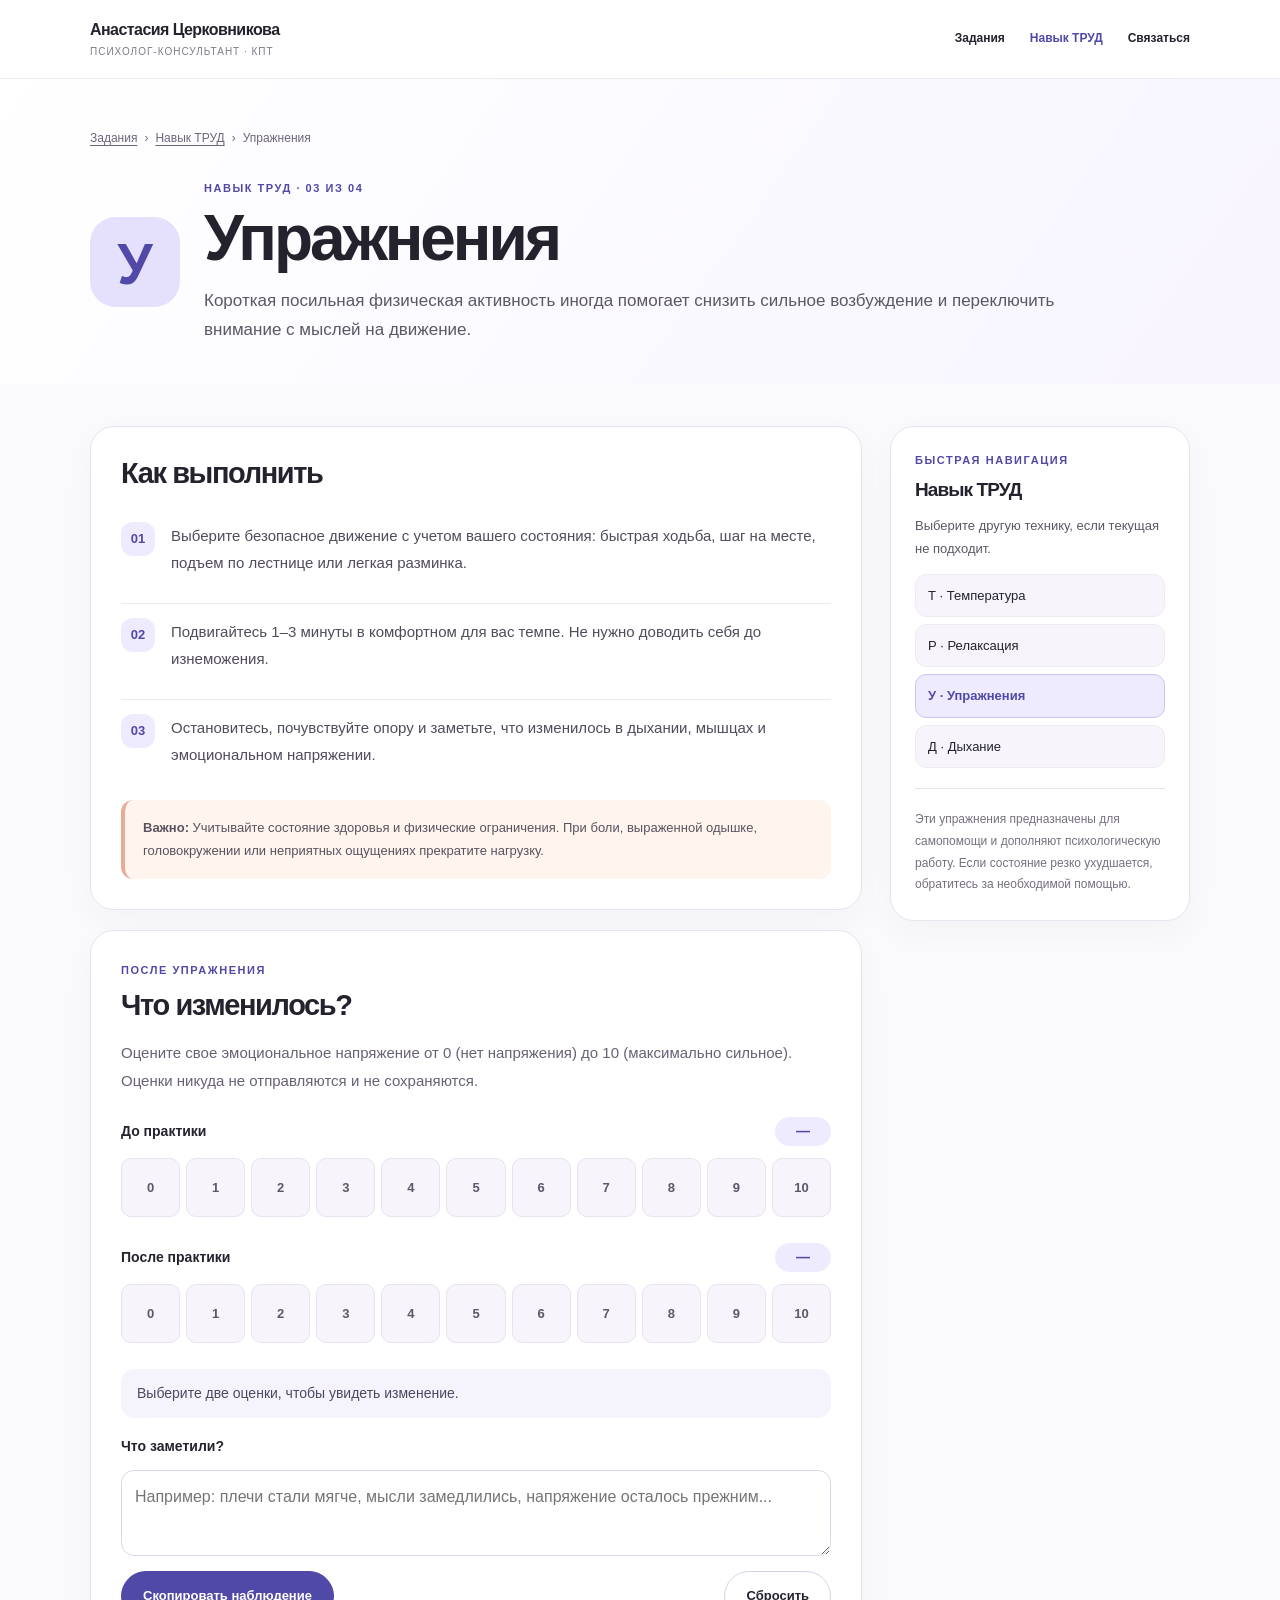
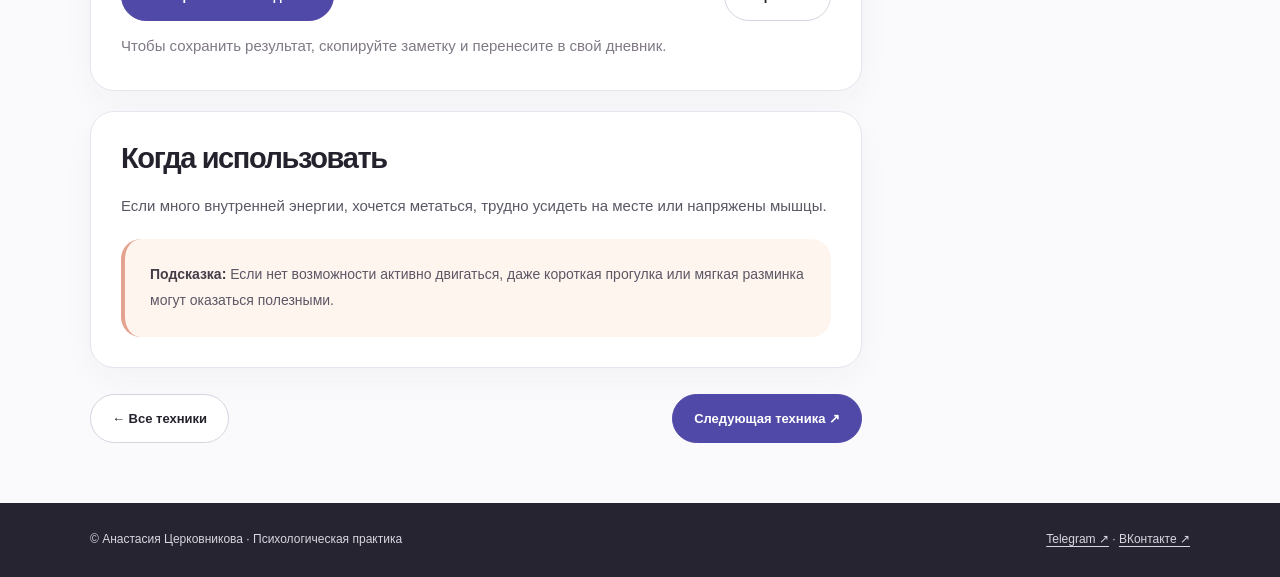
<file: tasks/trud/exercise.html>
<!doctype html><html lang="ru"><head><meta charset="utf-8"><meta name="viewport" content="width=device-width,initial-scale=1"><title>Упражнения — Навык ТРУД — Анастасия Церковникова</title><meta name="description" content="Навык ТРУД: четыре техники эмоциональной саморегуляции, инструкции и практика."><link rel="stylesheet" href="../../assets/trud.css"></head><body><header class="header"><div class="container nav"><a class="logo" href="../../index.html">Анастасия Церковникова<small>Психолог-консультант · КПТ</small></a><nav class="navlinks"><a href="../../index.html">Задания</a><a href="../../tasks/trud/index.html" class="toplink">Навык ТРУД</a><a href="https://t.me/tser_a" target="_blank" rel="noopener">Связаться</a></nav></div></header><main data-skill="Упражнения"><section class="detail-hero"><div class="container"><div class="breadcrumb"><a href="../../index.html">Задания</a><span>›</span><a href="index.html">Навык ТРУД</a><span>›</span><span>Упражнения</span></div><div class="detail-head"><div class="detail-letter">У</div><div><div class="label">Навык ТРУД · 03 из 04</div><h1>Упражнения</h1><p class="detail-lead">Короткая посильная физическая активность иногда помогает снизить сильное возбуждение и переключить внимание с мыслей на движение.</p></div></div></div></section><div class="container detail-layout"><div><section class="panel"><h2>Как выполнить</h2><div class="steps"><div class="step"><span class="num">01</span><p>Выберите безопасное движение с учетом вашего состояния: быстрая ходьба, шаг на месте, подъем по лестнице или легкая разминка.</p></div><div class="step"><span class="num">02</span><p>Подвигайтесь 1–3 минуты в комфортном для вас темпе. Не нужно доводить себя до изнеможения.</p></div><div class="step"><span class="num">03</span><p>Остановитесь, почувствуйте опору и заметьте, что изменилось в дыхании, мышцах и эмоциональном напряжении.</p></div></div><div class="warning"><strong>Важно:</strong> Учитывайте состояние здоровья и физические ограничения. При боли, выраженной одышке, головокружении или неприятных ощущениях прекратите нагрузку.</div></section>
<section class="panel"><div class="label">После упражнения</div><h2 style="margin-top:10px">Что изменилось?</h2><p class="rating-intro">Оцените свое эмоциональное напряжение от 0 (нет напряжения) до 10 (максимально сильное). Оценки никуда не отправляются и не сохраняются.</p>
<div class="rating-item" data-rating="before"><div class="rating-label"><span>До практики</span><span class="rating-value">—</span></div><div class="choices" role="group" aria-label="Напряжение до практики"></div></div>
<div class="rating-item" data-rating="after"><div class="rating-label"><span>После практики</span><span class="rating-value">—</span></div><div class="choices" role="group" aria-label="Напряжение после практики"></div></div>
<div class="rating-outcome" aria-live="polite">Выберите две оценки, чтобы увидеть изменение.</div>
<label for="reflection" style="font-size:14px;font-weight:800;display:block">Что заметили?</label><textarea id="reflection" class="note-field" placeholder="Например: плечи стали мягче, мысли замедлились, напряжение осталось прежним..."></textarea><div class="rating-actions" style="margin-top:15px"><button id="copySummary" type="button" class="btn lavender">Скопировать наблюдение</button><button id="resetRating" type="button" class="btn secondary">Сбросить</button></div><p class="subtle" style="margin-top:11px">Чтобы сохранить результат, скопируйте заметку и перенесите в свой дневник.</p></section>
<section class="panel"><h2>Когда использовать</h2><p>Если много внутренней энергии, хочется метаться, трудно усидеть на месте или напряжены мышцы.</p><div class="soft-callout" style="margin-top:19px"><p><strong>Подсказка:</strong> Если нет возможности активно двигаться, даже короткая прогулка или мягкая разминка могут оказаться полезными.</p></div></section>
<div class="detail-bottom"><a class="btn secondary" href="index.html">← Все техники</a><a class="btn lavender" href="breathing.html">Следующая техника ↗</a></div></div>
<aside class="aside"><div class="panel"><div class="label">Быстрая навигация</div><h2 style="margin-top:9px">Навык ТРУД</h2><p>Выберите другую технику, если текущая не подходит.</p><div class="back-list"><a href="temperature.html" class="">Т · Температура</a><a href="relaxation.html" class="">Р · Релаксация</a><a href="exercise.html" class="active">У · Упражнения</a><a href="breathing.html" class="">Д · Дыхание</a></div><div class="tiny-sep"></div><p class="small">Эти упражнения предназначены для самопомощи и дополняют психологическую работу. Если состояние резко ухудшается, обратитесь за необходимой помощью.</p></div></aside></div></main><footer class="footer"><div class="container footer-row"><span>© Анастасия Церковникова · Психологическая практика</span><span><a href="https://t.me/tser_a" target="_blank" rel="noopener">Telegram ↗</a> · <a href="https://vk.com/id588880" target="_blank" rel="noopener">ВКонтакте ↗</a></span></div></footer><script src="../../assets/trud-script.js"></script></body></html>
</file>
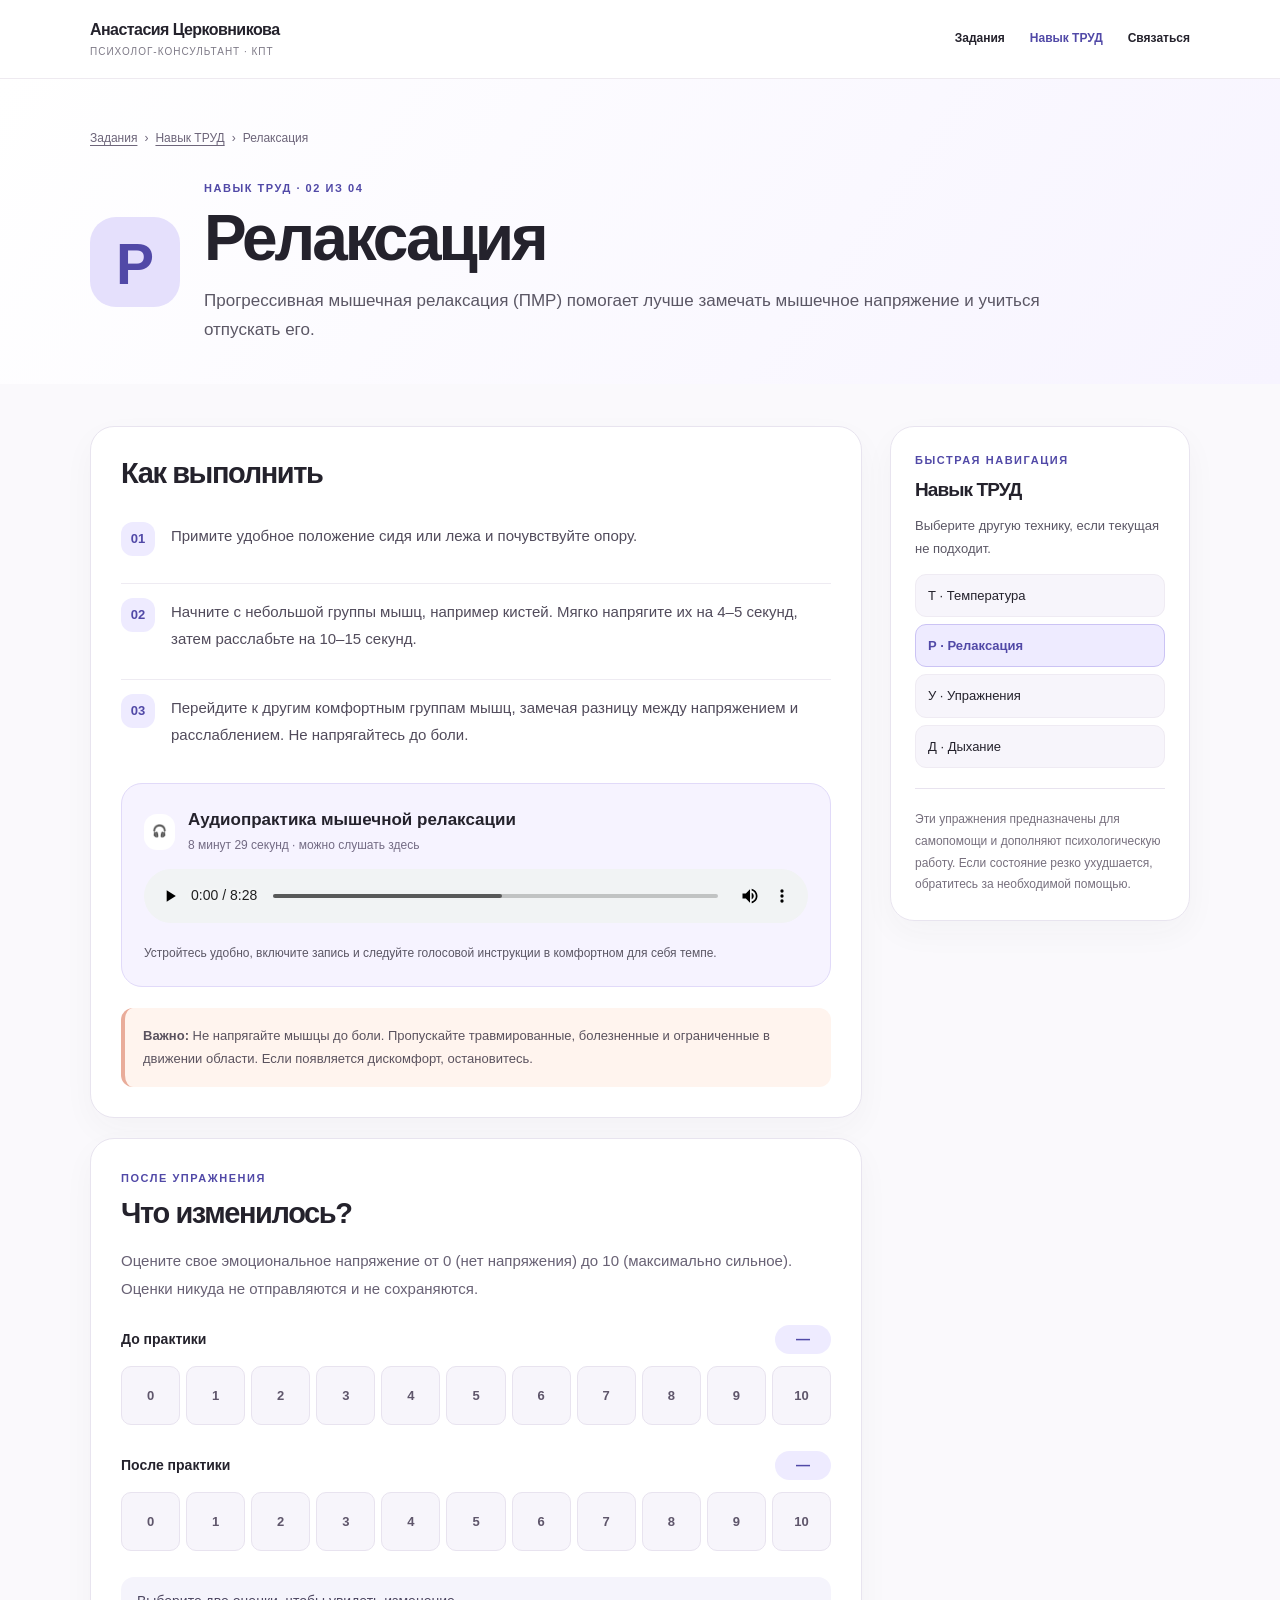
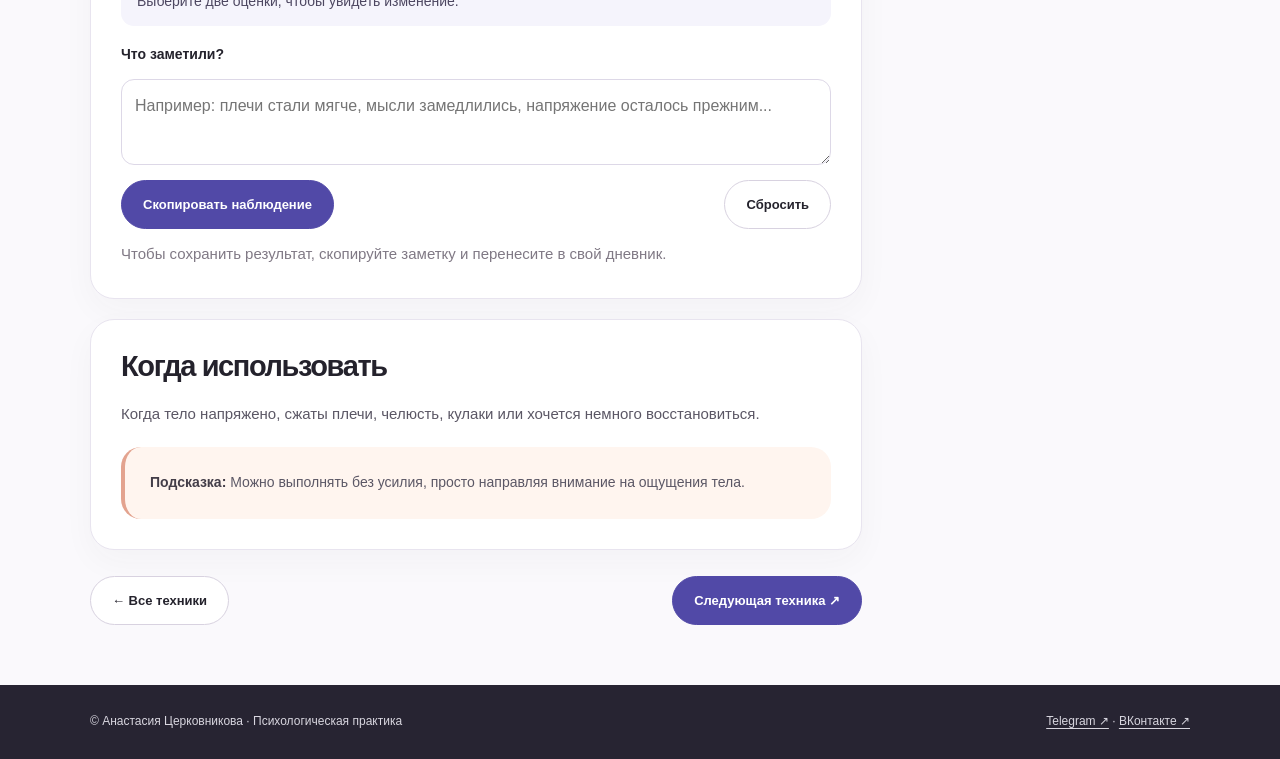
<file: tasks/trud/relaxation.html>
<!doctype html><html lang="ru"><head><meta charset="utf-8"><meta name="viewport" content="width=device-width,initial-scale=1"><title>Релаксация — Навык ТРУД — Анастасия Церковникова</title><meta name="description" content="Навык ТРУД: четыре техники эмоциональной саморегуляции, инструкции и практика."><link rel="stylesheet" href="../../assets/trud.css"></head><body><header class="header"><div class="container nav"><a class="logo" href="../../index.html">Анастасия Церковникова<small>Психолог-консультант · КПТ</small></a><nav class="navlinks"><a href="../../index.html">Задания</a><a href="../../tasks/trud/index.html" class="toplink">Навык ТРУД</a><a href="https://t.me/tser_a" target="_blank" rel="noopener">Связаться</a></nav></div></header><main data-skill="Релаксация"><section class="detail-hero"><div class="container"><div class="breadcrumb"><a href="../../index.html">Задания</a><span>›</span><a href="index.html">Навык ТРУД</a><span>›</span><span>Релаксация</span></div><div class="detail-head"><div class="detail-letter">Р</div><div><div class="label">Навык ТРУД · 02 из 04</div><h1>Релаксация</h1><p class="detail-lead">Прогрессивная мышечная релаксация (ПМР) помогает лучше замечать мышечное напряжение и учиться отпускать его.</p></div></div></div></section><div class="container detail-layout"><div><section class="panel"><h2>Как выполнить</h2><div class="steps"><div class="step"><span class="num">01</span><p>Примите удобное положение сидя или лежа и почувствуйте опору.</p></div><div class="step"><span class="num">02</span><p>Начните с небольшой группы мышц, например кистей. Мягко напрягите их на 4–5 секунд, затем расслабьте на 10–15 секунд.</p></div><div class="step"><span class="num">03</span><p>Перейдите к другим комфортным группам мышц, замечая разницу между напряжением и расслаблением. Не напрягайтесь до боли.</p></div></div><div class="player"><div class="player-title"><span class="audio-symbol">🎧</span><div><b>Аудиопрактика мышечной релаксации</b><span>8 минут 29 секунд · можно слушать здесь</span></div></div><audio controls preload="metadata"><source src="../../assets/audio/progressive_relaxation.mp3" type="audio/mpeg">Ваш браузер не поддерживает воспроизведение аудио.</audio><p>Устройтесь удобно, включите запись и следуйте голосовой инструкции в комфортном для себя темпе.</p></div><div class="warning"><strong>Важно:</strong> Не напрягайте мышцы до боли. Пропускайте травмированные, болезненные и ограниченные в движении области. Если появляется дискомфорт, остановитесь.</div></section>
<section class="panel"><div class="label">После упражнения</div><h2 style="margin-top:10px">Что изменилось?</h2><p class="rating-intro">Оцените свое эмоциональное напряжение от 0 (нет напряжения) до 10 (максимально сильное). Оценки никуда не отправляются и не сохраняются.</p>
<div class="rating-item" data-rating="before"><div class="rating-label"><span>До практики</span><span class="rating-value">—</span></div><div class="choices" role="group" aria-label="Напряжение до практики"></div></div>
<div class="rating-item" data-rating="after"><div class="rating-label"><span>После практики</span><span class="rating-value">—</span></div><div class="choices" role="group" aria-label="Напряжение после практики"></div></div>
<div class="rating-outcome" aria-live="polite">Выберите две оценки, чтобы увидеть изменение.</div>
<label for="reflection" style="font-size:14px;font-weight:800;display:block">Что заметили?</label><textarea id="reflection" class="note-field" placeholder="Например: плечи стали мягче, мысли замедлились, напряжение осталось прежним..."></textarea><div class="rating-actions" style="margin-top:15px"><button id="copySummary" type="button" class="btn lavender">Скопировать наблюдение</button><button id="resetRating" type="button" class="btn secondary">Сбросить</button></div><p class="subtle" style="margin-top:11px">Чтобы сохранить результат, скопируйте заметку и перенесите в свой дневник.</p></section>
<section class="panel"><h2>Когда использовать</h2><p>Когда тело напряжено, сжаты плечи, челюсть, кулаки или хочется немного восстановиться.</p><div class="soft-callout" style="margin-top:19px"><p><strong>Подсказка:</strong> Можно выполнять без усилия, просто направляя внимание на ощущения тела.</p></div></section>
<div class="detail-bottom"><a class="btn secondary" href="index.html">← Все техники</a><a class="btn lavender" href="exercise.html">Следующая техника ↗</a></div></div>
<aside class="aside"><div class="panel"><div class="label">Быстрая навигация</div><h2 style="margin-top:9px">Навык ТРУД</h2><p>Выберите другую технику, если текущая не подходит.</p><div class="back-list"><a href="temperature.html" class="">Т · Температура</a><a href="relaxation.html" class="active">Р · Релаксация</a><a href="exercise.html" class="">У · Упражнения</a><a href="breathing.html" class="">Д · Дыхание</a></div><div class="tiny-sep"></div><p class="small">Эти упражнения предназначены для самопомощи и дополняют психологическую работу. Если состояние резко ухудшается, обратитесь за необходимой помощью.</p></div></aside></div></main><footer class="footer"><div class="container footer-row"><span>© Анастасия Церковникова · Психологическая практика</span><span><a href="https://t.me/tser_a" target="_blank" rel="noopener">Telegram ↗</a> · <a href="https://vk.com/id588880" target="_blank" rel="noopener">ВКонтакте ↗</a></span></div></footer><script src="../../assets/trud-script.js"></script></body></html>
</file>
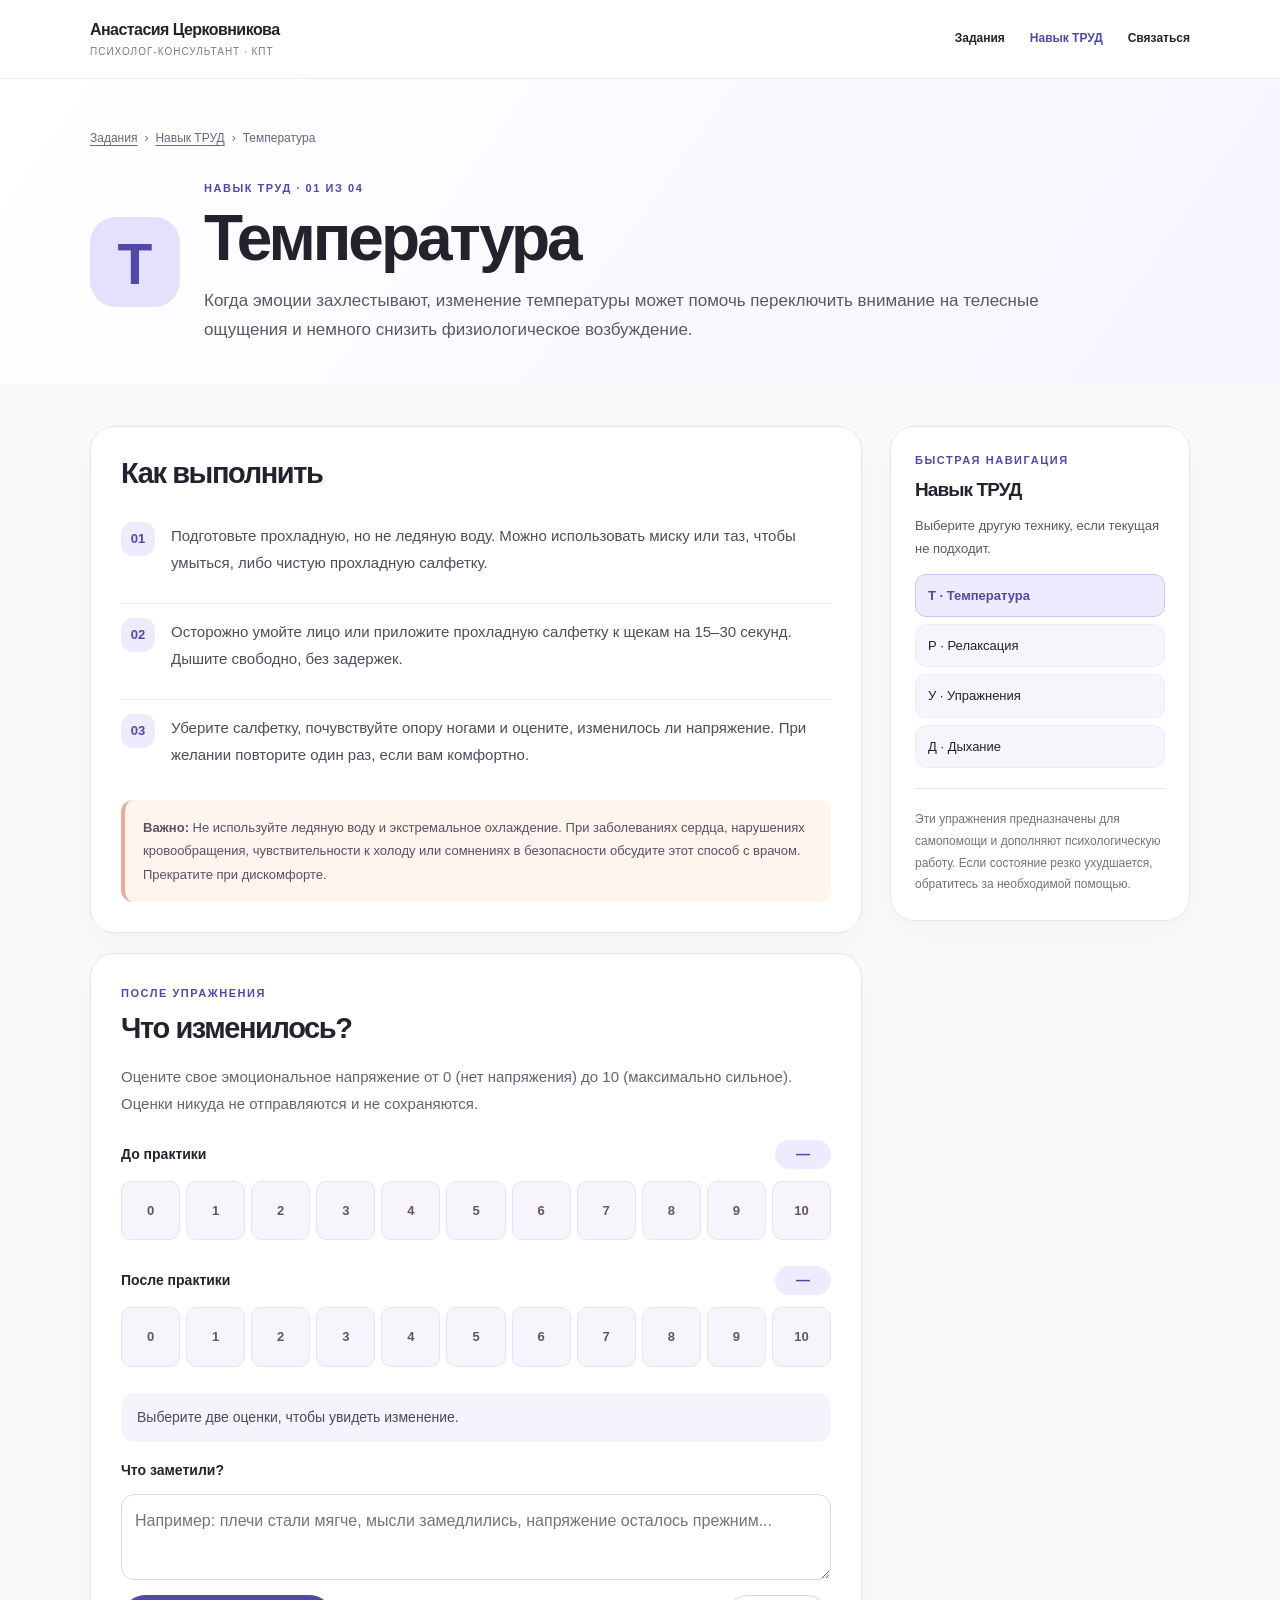
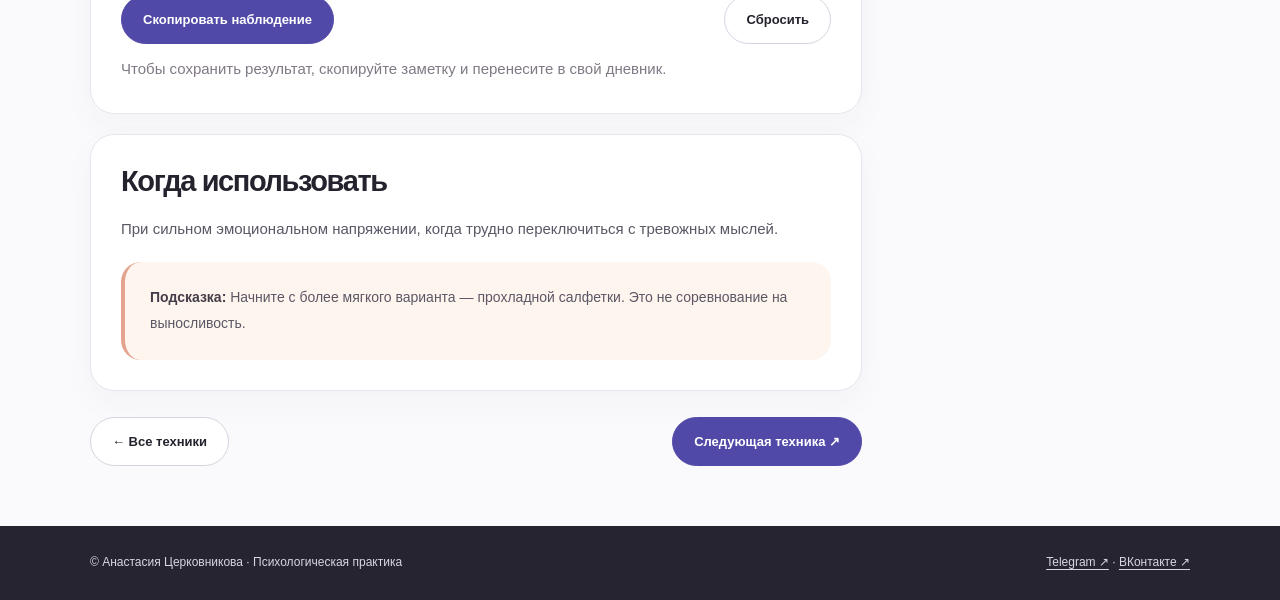
<file: tasks/trud/temperature.html>
<!doctype html><html lang="ru"><head><meta charset="utf-8"><meta name="viewport" content="width=device-width,initial-scale=1"><title>Температура — Навык ТРУД — Анастасия Церковникова</title><meta name="description" content="Навык ТРУД: четыре техники эмоциональной саморегуляции, инструкции и практика."><link rel="stylesheet" href="../../assets/trud.css"></head><body><header class="header"><div class="container nav"><a class="logo" href="../../index.html">Анастасия Церковникова<small>Психолог-консультант · КПТ</small></a><nav class="navlinks"><a href="../../index.html">Задания</a><a href="../../tasks/trud/index.html" class="toplink">Навык ТРУД</a><a href="https://t.me/tser_a" target="_blank" rel="noopener">Связаться</a></nav></div></header><main data-skill="Температура"><section class="detail-hero"><div class="container"><div class="breadcrumb"><a href="../../index.html">Задания</a><span>›</span><a href="index.html">Навык ТРУД</a><span>›</span><span>Температура</span></div><div class="detail-head"><div class="detail-letter">Т</div><div><div class="label">Навык ТРУД · 01 из 04</div><h1>Температура</h1><p class="detail-lead">Когда эмоции захлестывают, изменение температуры может помочь переключить внимание на телесные ощущения и немного снизить физиологическое возбуждение.</p></div></div></div></section><div class="container detail-layout"><div><section class="panel"><h2>Как выполнить</h2><div class="steps"><div class="step"><span class="num">01</span><p>Подготовьте прохладную, но не ледяную воду. Можно использовать миску или таз, чтобы умыться, либо чистую прохладную салфетку.</p></div><div class="step"><span class="num">02</span><p>Осторожно умойте лицо или приложите прохладную салфетку к щекам на 15–30 секунд. Дышите свободно, без задержек.</p></div><div class="step"><span class="num">03</span><p>Уберите салфетку, почувствуйте опору ногами и оцените, изменилось ли напряжение. При желании повторите один раз, если вам комфортно.</p></div></div><div class="warning"><strong>Важно:</strong> Не используйте ледяную воду и экстремальное охлаждение. При заболеваниях сердца, нарушениях кровообращения, чувствительности к холоду или сомнениях в безопасности обсудите этот способ с врачом. Прекратите при дискомфорте.</div></section>
<section class="panel"><div class="label">После упражнения</div><h2 style="margin-top:10px">Что изменилось?</h2><p class="rating-intro">Оцените свое эмоциональное напряжение от 0 (нет напряжения) до 10 (максимально сильное). Оценки никуда не отправляются и не сохраняются.</p>
<div class="rating-item" data-rating="before"><div class="rating-label"><span>До практики</span><span class="rating-value">—</span></div><div class="choices" role="group" aria-label="Напряжение до практики"></div></div>
<div class="rating-item" data-rating="after"><div class="rating-label"><span>После практики</span><span class="rating-value">—</span></div><div class="choices" role="group" aria-label="Напряжение после практики"></div></div>
<div class="rating-outcome" aria-live="polite">Выберите две оценки, чтобы увидеть изменение.</div>
<label for="reflection" style="font-size:14px;font-weight:800;display:block">Что заметили?</label><textarea id="reflection" class="note-field" placeholder="Например: плечи стали мягче, мысли замедлились, напряжение осталось прежним..."></textarea><div class="rating-actions" style="margin-top:15px"><button id="copySummary" type="button" class="btn lavender">Скопировать наблюдение</button><button id="resetRating" type="button" class="btn secondary">Сбросить</button></div><p class="subtle" style="margin-top:11px">Чтобы сохранить результат, скопируйте заметку и перенесите в свой дневник.</p></section>
<section class="panel"><h2>Когда использовать</h2><p>При сильном эмоциональном напряжении, когда трудно переключиться с тревожных мыслей.</p><div class="soft-callout" style="margin-top:19px"><p><strong>Подсказка:</strong> Начните с более мягкого варианта — прохладной салфетки. Это не соревнование на выносливость.</p></div></section>
<div class="detail-bottom"><a class="btn secondary" href="index.html">← Все техники</a><a class="btn lavender" href="relaxation.html">Следующая техника ↗</a></div></div>
<aside class="aside"><div class="panel"><div class="label">Быстрая навигация</div><h2 style="margin-top:9px">Навык ТРУД</h2><p>Выберите другую технику, если текущая не подходит.</p><div class="back-list"><a href="temperature.html" class="active">Т · Температура</a><a href="relaxation.html" class="">Р · Релаксация</a><a href="exercise.html" class="">У · Упражнения</a><a href="breathing.html" class="">Д · Дыхание</a></div><div class="tiny-sep"></div><p class="small">Эти упражнения предназначены для самопомощи и дополняют психологическую работу. Если состояние резко ухудшается, обратитесь за необходимой помощью.</p></div></aside></div></main><footer class="footer"><div class="container footer-row"><span>© Анастасия Церковникова · Психологическая практика</span><span><a href="https://t.me/tser_a" target="_blank" rel="noopener">Telegram ↗</a> · <a href="https://vk.com/id588880" target="_blank" rel="noopener">ВКонтакте ↗</a></span></div></footer><script src="../../assets/trud-script.js"></script></body></html>
</file>
<file: assets/style.css>
:root{--ink:#24222c;--secondary:#55535d;--blue:#5149a7;--pink:#f5b7a8;--lav:#eeebff;--surface:#faf9fc;--line:#e6e2e8;--white:#fff;--radius:24px}
*{box-sizing:border-box}html{scroll-behavior:smooth}body{margin:0;background:var(--surface);color:var(--ink);font-family:Arial,Helvetica,sans-serif;line-height:1.6}a{color:inherit;text-decoration:none}button,input,textarea{font:inherit}button{cursor:pointer}button:focus-visible,a:focus-visible,input:focus-visible,textarea:focus-visible{outline:3px solid var(--blue);outline-offset:3px}.container{width:min(1140px,calc(100% - 40px));margin:auto}.header{border-bottom:1px solid #eeeaf0;background:#fff}.nav{min-height:76px;display:flex;align-items:center;justify-content:space-between;gap:16px}.logo{font-size:16px;font-weight:800;letter-spacing:-.04em}.logo small{display:block;font-size:10px;font-weight:500;letter-spacing:.1em;text-transform:uppercase;color:#7e7a87;margin-top:5px}.navlinks{display:flex;gap:24px;font-size:12px;font-weight:700}.navlinks a:hover{color:var(--blue)}.label{font-size:11px;font-weight:800;letter-spacing:.14em;text-transform:uppercase;color:var(--blue)}h1,h2,h3,p{margin:0}h1,h2,h3{line-height:1.08;letter-spacing:-.055em;font-weight:750}h1{font-size:clamp(46px,6vw,90px)}h2{font-size:clamp(30px,4vw,52px)}h3{font-size:clamp(22px,2.6vw,31px)}p{color:var(--secondary)}.hero{padding:28px 0 42px;background:white}.hero-grid{display:grid;grid-template-columns:1.12fr .88fr;gap:28px;min-height:525px}.hero-copy{padding:60px 20px 50px 8px;display:flex;flex-direction:column;align-items:flex-start;justify-content:center}.hero-copy h1{margin:22px 0 23px}.accent{color:var(--blue)}.hero-copy p{font-size:16px;max-width:510px;line-height:1.8}.portrait{border-radius:30px;background:#d4c8c5;overflow:hidden;min-height:460px}.portrait img{display:block;width:100%;height:100%;object-fit:cover;object-position:center 30%}.btn{background:var(--ink);color:#fff;border:1px solid var(--ink);border-radius:99px;padding:14px 24px;font-weight:750;font-size:13px;display:inline-flex;align-items:center;justify-content:center;gap:10px}.btn:hover{background:var(--blue);border-color:var(--blue)}.btn.ghost{background:white;color:var(--ink);border-color:#ccc5d3}.btn.ghost:hover{background:var(--lav)}.hero-copy .btn{margin-top:33px}.section{padding:75px 0}.introgrid{display:grid;grid-template-columns:.65fr 1fr;gap:80px;align-items:start}.introgrid p{max-width:680px;line-height:1.9;font-size:16px;margin-bottom:17px}.eyebrow{margin-bottom:18px}.materials{background:var(--lav)}.materials-head{display:flex;justify-content:space-between;align-items:end;gap:30px;margin-bottom:28px}.materials-head p{max-width:400px;font-size:14px}.card{display:flex;align-items:center;justify-content:space-between;gap:26px;padding:34px;background:white;border:1px solid #e4dff4;border-radius:var(--radius);box-shadow:0 14px 32px rgba(63,40,92,.06)}.card h3{margin:13px 0 12px}.card p{font-size:14px;line-height:1.8}.circle{width:62px;height:62px;display:grid;place-items:center;flex:none;background:var(--pink);border-radius:100%;font-size:25px;font-weight:500}.circle:hover{background:#eea38e}.micro{margin-top:20px;font-size:12px;color:#797681}.guide{display:grid;grid-template-columns:repeat(3,1fr);gap:22px;margin-top:32px}.guide article{border-top:1px solid #d3ccd8;padding:22px 0}.guide b{display:block;color:var(--blue);font-size:14px}.guide h3{font-size:22px;margin:20px 0 12px}.guide p{font-size:13px;line-height:1.8}.footer{background:#272432;color:#d8d6df;padding:27px 0;font-size:12px}.footer-row{display:flex;justify-content:space-between;gap:18px;flex-wrap:wrap}.footer a{text-decoration:underline;text-underline-offset:3px}.notice{padding:18px 21px;background:#fff4ed;border-left:4px solid #e3a38f;border-radius:9px;font-size:13px;line-height:1.75;color:#58505b}.notice a{color:inherit}.small{font-size:12px;color:#807985}
@media(max-width:900px){.hero-grid{grid-template-columns:1fr .8fr;min-height:480px}.hero-copy h1{font-size:56px}.introgrid{gap:30px}}
@media(max-width:650px){.container{width:calc(100% - 30px)}.navlinks{gap:12px;font-size:11px}.nav{min-height:67px}.logo{font-size:14px}.logo small{font-size:9px}.hero{padding:15px 0 30px}.hero-grid{display:flex;flex-direction:column-reverse;gap:20px}.portrait{height:350px;min-height:0;border-radius:20px}.hero-copy{padding:26px 5px 35px}.hero-copy h1{font-size:49px}.section{padding:46px 0}.introgrid{grid-template-columns:1fr;gap:24px}.materials-head{display:block}.materials-head p{margin-top:15px}.card{padding:23px;gap:12px}.card h3{font-size:25px}.card .circle{width:48px;height:48px;font-size:22px}.guide{grid-template-columns:1fr;gap:8px}.guide article{padding:15px 0}}
</file>
<file: assets/trud.css>
:root{--ink:#24222c;--secondary:#5b5765;--blue:#5149a7;--pink:#f5b7a8;--lav:#eeebff;--surface:#faf9fc;--line:#e7e2ec;--white:#fff;--radius:24px;--lav2:#f7f5ff;--mint:#edf2ed}
*{box-sizing:border-box}html{scroll-behavior:smooth}body{margin:0;color:var(--ink);background:var(--surface);font:16px/1.65 Arial,Helvetica,sans-serif}a{text-decoration:none;color:inherit}button,textarea{font:inherit}button{cursor:pointer}button:focus-visible,a:focus-visible,textarea:focus-visible{outline:3px solid var(--blue);outline-offset:3px}button:disabled{opacity:.5;cursor:not-allowed}.container{width:min(1100px,calc(100% - 42px));margin:0 auto}
h1,h2,h3,p{margin:0}h1,h2,h3{letter-spacing:-.048em;line-height:1.12}h1{font-size:clamp(42px,6vw,78px);font-weight:800}h2{font-size:clamp(29px,3.3vw,44px);font-weight:750}h3{font-size:clamp(22px,2.5vw,28px)}p{color:var(--secondary)}
.header{border-bottom:1px solid #eeeaf0;background:#fff}.nav{display:flex;align-items:center;justify-content:space-between;min-height:78px;gap:18px}.logo{font-size:16px;font-weight:800;letter-spacing:-.035em;line-height:1.3}.logo small{display:block;font-size:10px;font-weight:500;letter-spacing:.1em;text-transform:uppercase;color:#7e7a87;margin-top:5px}.navlinks{display:flex;gap:25px;font-size:12px;font-weight:700;align-items:center}.navlinks a:hover{color:var(--blue)}.navlinks .toplink{color:var(--blue)}
.label{font-size:11px;font-weight:800;letter-spacing:.14em;text-transform:uppercase;color:var(--blue)}.btn{background:var(--ink);color:#fff;border:1px solid var(--ink);border-radius:999px;padding:13px 21px;font-weight:750;font-size:13px;display:inline-flex;align-items:center;justify-content:center;gap:10px;min-height:46px}.btn:hover{background:var(--blue);border-color:var(--blue)}.btn.secondary{background:#fff;border-color:#d8d2e0;color:var(--ink)}.btn.secondary:hover{background:var(--lav)}.btn.lavender{background:var(--blue);border-color:var(--blue)}.btn.lavender:hover{background:#40388d}
.footer{background:#272432;color:#d8d6df;padding:27px 0;font-size:12px}.footer-row{display:flex;justify-content:space-between;gap:18px;flex-wrap:wrap}.footer a{text-decoration:underline;text-underline-offset:3px}
.intro{padding:70px 0 55px;background:linear-gradient(126deg,#fff 0%,#faf8ff 75%,#f4edff 100%)}.intro-grid{display:grid;grid-template-columns:1.15fr .85fr;gap:50px;align-items:center}.intro h1{margin:20px 0 21px}.intro .lead{font-size:18px;line-height:1.75;max-width:670px}.intro-actions{display:flex;flex-wrap:wrap;gap:12px;margin-top:27px}.method-note{border-left:4px solid var(--pink);padding:12px 18px;background:#fff5ef;border-radius:10px;margin-top:26px;max-width:660px;font-size:13px;line-height:1.7;color:#5d5060}
.letter-art{position:relative;min-height:320px;padding:30px;border:1px solid #e0d8fa;background:radial-gradient(circle at 85% 10%,#fff3ed,transparent 45%),#eeebff;border-radius:35px;display:grid;align-content:center;overflow:hidden}.letter-art:after{content:'';position:absolute;width:300px;height:300px;border:1px solid #bdb4ea;border-radius:100%;right:-105px;bottom:-145px;box-shadow:0 0 0 38px rgba(255,255,255,.27),0 0 0 78px rgba(255,255,255,.14)}.letter-art .mono-label{font-size:11px;letter-spacing:.16em;text-transform:uppercase;color:#5149a7;font-weight:800;z-index:1}.letter-row{display:flex;gap:6px;margin:23px 0 18px;z-index:1}.big-letter{display:grid;place-items:center;width:25%;aspect-ratio:1;min-width:0;border-radius:19px;background:#fff;color:#5149a7;font-size:clamp(35px,4.8vw,61px);font-weight:800;box-shadow:0 10px 20px rgba(63,40,92,.05)}.big-letter:nth-child(2){background:#f5b7a8;color:#382d40}.big-letter:nth-child(4){background:#ded9f9}.letter-art .fine{z-index:1;max-width:230px;font-size:13px;color:#504c63}
.section{padding:69px 0}.section-sub{font-size:15px;max-width:680px;margin-top:12px;line-height:1.8}.skills{background:var(--lav)}.skills-grid{display:grid;grid-template-columns:repeat(2,minmax(0,1fr));gap:18px;margin-top:32px}.skill-card{position:relative;background:white;border:1px solid #e5dff4;border-radius:24px;min-height:235px;padding:30px;display:flex;flex-direction:column;align-items:flex-start;box-shadow:0 13px 30px rgba(63,40,92,.05);transition:transform .15s,border-color .15s}.skill-card:hover{transform:translateY(-3px);border-color:#bdb4ea}.skill-icon{width:59px;height:59px;border-radius:18px;display:grid;place-items:center;background:#ece8ff;color:#5149a7;font-size:31px;font-weight:800}.skill-card:nth-child(2) .skill-icon{background:#fce4dc;color:#6a414c}.skill-card:nth-child(3) .skill-icon{background:#edf2ed;color:#5d725c}.skill-card:nth-child(4) .skill-icon{background:#e5eaff;color:#4b639b}.skill-card h3{margin:17px 0 8px}.skill-card p{font-size:14px;line-height:1.75;max-width:440px}.skill-card .arrow{position:absolute;top:27px;right:30px;color:var(--blue);font-size:25px}
.how-grid{display:grid;grid-template-columns:repeat(3,minmax(0,1fr));gap:24px;margin-top:31px}.how-item{border-top:1px solid #d3ccd8;padding:20px 0}.how-item .number{display:block;font-weight:800;color:var(--blue);font-size:14px;margin-bottom:19px}.how-item h3{font-size:22px;margin-bottom:12px}.how-item p{font-size:13px;line-height:1.85}
.soft-callout{border-radius:20px;padding:23px 25px;background:#fff5ef;border-left:4px solid #e3a38f}.soft-callout p{font-size:14px;line-height:1.85}.soft-callout strong{color:#433d48}.contact-note{background:#f1efff;border-radius:18px;padding:21px 25px;font-size:14px;color:#565065;border-left:4px solid #8d7bd3}.contact-note a{font-weight:800;text-decoration:underline;text-underline-offset:3px}
.breadcrumb{font-size:12px;color:#6d657a;display:flex;flex-wrap:wrap;gap:7px;align-items:center;margin-bottom:30px}.breadcrumb a{text-decoration:underline;text-underline-offset:3px}.detail-hero{padding:50px 0 40px;background:linear-gradient(125deg,#fff 0,#f7f4ff 100%)}.detail-head{display:grid;grid-template-columns:auto minmax(0,1fr);gap:24px;align-items:center}.detail-letter{height:90px;width:90px;display:grid;place-items:center;border-radius:26px;background:#e5e0fc;font-size:57px;font-weight:800;color:var(--blue)}.detail-head h1{font-size:clamp(42px,5vw,66px);margin:6px 0 12px}.detail-lead{font-size:17px;line-height:1.7;max-width:860px}.detail-layout{display:grid;grid-template-columns:minmax(0,1fr) 300px;gap:28px;align-items:start;padding:42px 0 60px}.panel{border:1px solid #e8e4ef;background:#fff;border-radius:24px;padding:30px;box-shadow:0 12px 33px rgba(57,47,70,.035)}.panel+.panel{margin-top:20px}.panel h2{font-size:29px;margin-bottom:18px}.panel h3{font-size:21px;margin:8px 0 8px}.panel>p{font-size:15px;line-height:1.85}.steps{display:grid;gap:13px}.step{display:grid;grid-template-columns:37px 1fr;gap:13px;align-items:start;padding:14px 0;border-top:1px solid #eeebf2}.step:first-child{border-top:0}.step .num{width:34px;height:34px;border-radius:12px;background:var(--lav);color:var(--blue);font-size:13px;font-weight:800;display:grid;place-items:center}.step p{font-size:15px;line-height:1.8;color:#514b5b}.aside{position:sticky;top:22px}.aside .panel{padding:24px}.aside h2{font-size:19px;margin-bottom:14px}.aside p{font-size:13px;line-height:1.8}.aside .back-list{display:grid;gap:7px;margin-top:13px}.aside .back-list a{padding:10px 12px;border-radius:11px;font-size:13px;background:#f7f5fb;border:1px solid #efebf3}.aside .back-list a.active{background:#eeebff;border-color:#cbc3f4;color:#5149a7;font-weight:800}.aside .small{font-size:12px;color:#77707e}
.rating-intro{font-size:14px;color:#686174;margin-bottom:20px}.rating-item{margin:22px 0 26px}.rating-label{display:flex;justify-content:space-between;align-items:center;gap:10px;font-size:14px;font-weight:800;margin-bottom:12px}.rating-value{font-size:14px;color:#5149a7;border-radius:99px;padding:3px 11px;background:#eeebff;min-width:56px;text-align:center}.choices{display:grid;grid-template-columns:repeat(11,minmax(0,1fr));gap:6px}.choices button{background:#f7f5fb;color:#5f566b;border:1px solid #e8e3ef;aspect-ratio:1;min-width:0;border-radius:10px;font-weight:700;font-size:13px;padding:0}.choices button:hover{border-color:#8d83d0}.choices button.selected{background:#5149a7;color:white;border-color:#5149a7}.rating-outcome{margin:8px 0 17px;background:#f5f4fc;border-radius:13px;padding:13px 16px;color:#4d4761;font-size:14px;min-height:48px}.rating-outcome strong{color:#5149a7}.rating-actions{display:flex;justify-content:space-between;align-items:center;gap:12px}.subtle{font-size:12px;color:#807985}.text-link{font-size:13px;color:var(--blue);text-decoration:underline;text-underline-offset:3px}.note-field{width:100%;display:block;margin-top:12px;padding:13px;border:1px solid #ddd8e7;border-radius:13px;min-height:86px;resize:vertical;color:var(--ink);background:#fff}.player{background:#f6f3ff;border:1px solid #e1daf9;border-radius:21px;padding:22px;margin:21px 0}.player-title{display:flex;align-items:center;gap:13px;margin-bottom:13px}.audio-symbol{font-size:24px;background:#fff;border-radius:13px;padding:8px}.player-title b{font-size:17px}.player-title span{display:block;font-size:12px;color:#736b84;margin-top:2px}.player audio{width:100%;accent-color:var(--blue)}.player p{font-size:12px;line-height:1.75;margin-top:12px}.detail-bottom{display:flex;justify-content:space-between;gap:12px;margin-top:26px;flex-wrap:wrap}.tiny-sep{height:1px;background:#e8e3ef;margin:20px 0}.warning{background:#fff4ee;border-left:4px solid #e9ac9a;border-radius:12px;padding:16px 18px;font-size:13px;line-height:1.8;color:#5a525e;margin-top:18px}
.preview-top{background:#fff5ed;border-bottom:1px solid #f2ded0;padding:10px 0;font-size:12px;color:#705260}.preview-top .container{display:flex;gap:10px;justify-content:space-between;flex-wrap:wrap}.preview-top strong{color:#6b3f50}.preview-shelf{background:#eeebff;min-height:70vh}.preview-shelf .inner{padding:66px 0}.preview-cards{display:grid;gap:17px;margin-top:26px}.library-card{display:flex;align-items:center;justify-content:space-between;gap:24px;padding:30px;background:#fff;border:1px solid #e4dff4;border-radius:24px}.library-card h3{margin:12px 0;font-size:29px}.library-card p{font-size:14px;max-width:660px}.circle{height:61px;width:61px;min-width:61px;display:grid;place-items:center;background:#f5b7a8;border-radius:50%;font-size:27px}.library-card .circle[href]:hover{background:#e8a38f}.library-card .circle.muted{background:#edeaf0;color:#9e96a8}.preview-foot{padding:28px 0;color:#777;font-size:13px}
@media(max-width:870px){.intro-grid{grid-template-columns:1fr;gap:25px}.letter-art{min-height:220px}.detail-layout{grid-template-columns:1fr}.aside{position:static;order:-1}.aside .panel{padding:20px}.aside .back-list{grid-template-columns:repeat(4,1fr)}.detail-layout{padding-top:24px}.how-grid{gap:14px}}
@media(max-width:620px){.container{width:calc(100% - 30px)}.nav{min-height:67px}.logo{font-size:14px}.logo small{font-size:9px}.navlinks{font-size:11px;gap:12px}.intro{padding:40px 0 45px}.intro h1{font-size:49px}.intro .lead{font-size:16px}.letter-art{border-radius:23px;padding:22px;min-height:230px}.skills-grid{grid-template-columns:1fr;gap:12px}.skill-card{padding:22px;min-height:0}.skill-icon{width:51px;height:51px;font-size:28px}.section{padding:44px 0}.how-grid{grid-template-columns:1fr;gap:5px}.how-item{padding:16px 0}.detail-hero{padding:23px 0 30px}.detail-head{gap:13px}.detail-letter{width:66px;height:66px;border-radius:20px;font-size:42px}.detail-head h1{font-size:41px}.detail-lead{font-size:15px}.breadcrumb{margin-bottom:22px}.panel{padding:22px 19px;border-radius:20px}.panel h2{font-size:25px}.aside .back-list{grid-template-columns:repeat(2,1fr)}.choices{gap:3px}.choices button{border-radius:7px;font-size:12px}.rating-actions{flex-wrap:wrap}.library-card{padding:22px;gap:12px}.library-card h3{font-size:25px}.circle{height:49px;width:49px;min-width:49px;font-size:22px}.preview-shelf .inner{padding:43px 0}}
@media print{.header,.footer,.aside,.detail-bottom,.intro-actions,.rating-actions,.breadcrumb{display:none!important}body{background:white}.detail-layout{display:block;padding-top:0}.panel{box-shadow:none}.choices button{border:1px solid #ccc}.detail-hero{padding:10px 0}.skills-grid{grid-template-columns:repeat(2,1fr)}}
</file>
